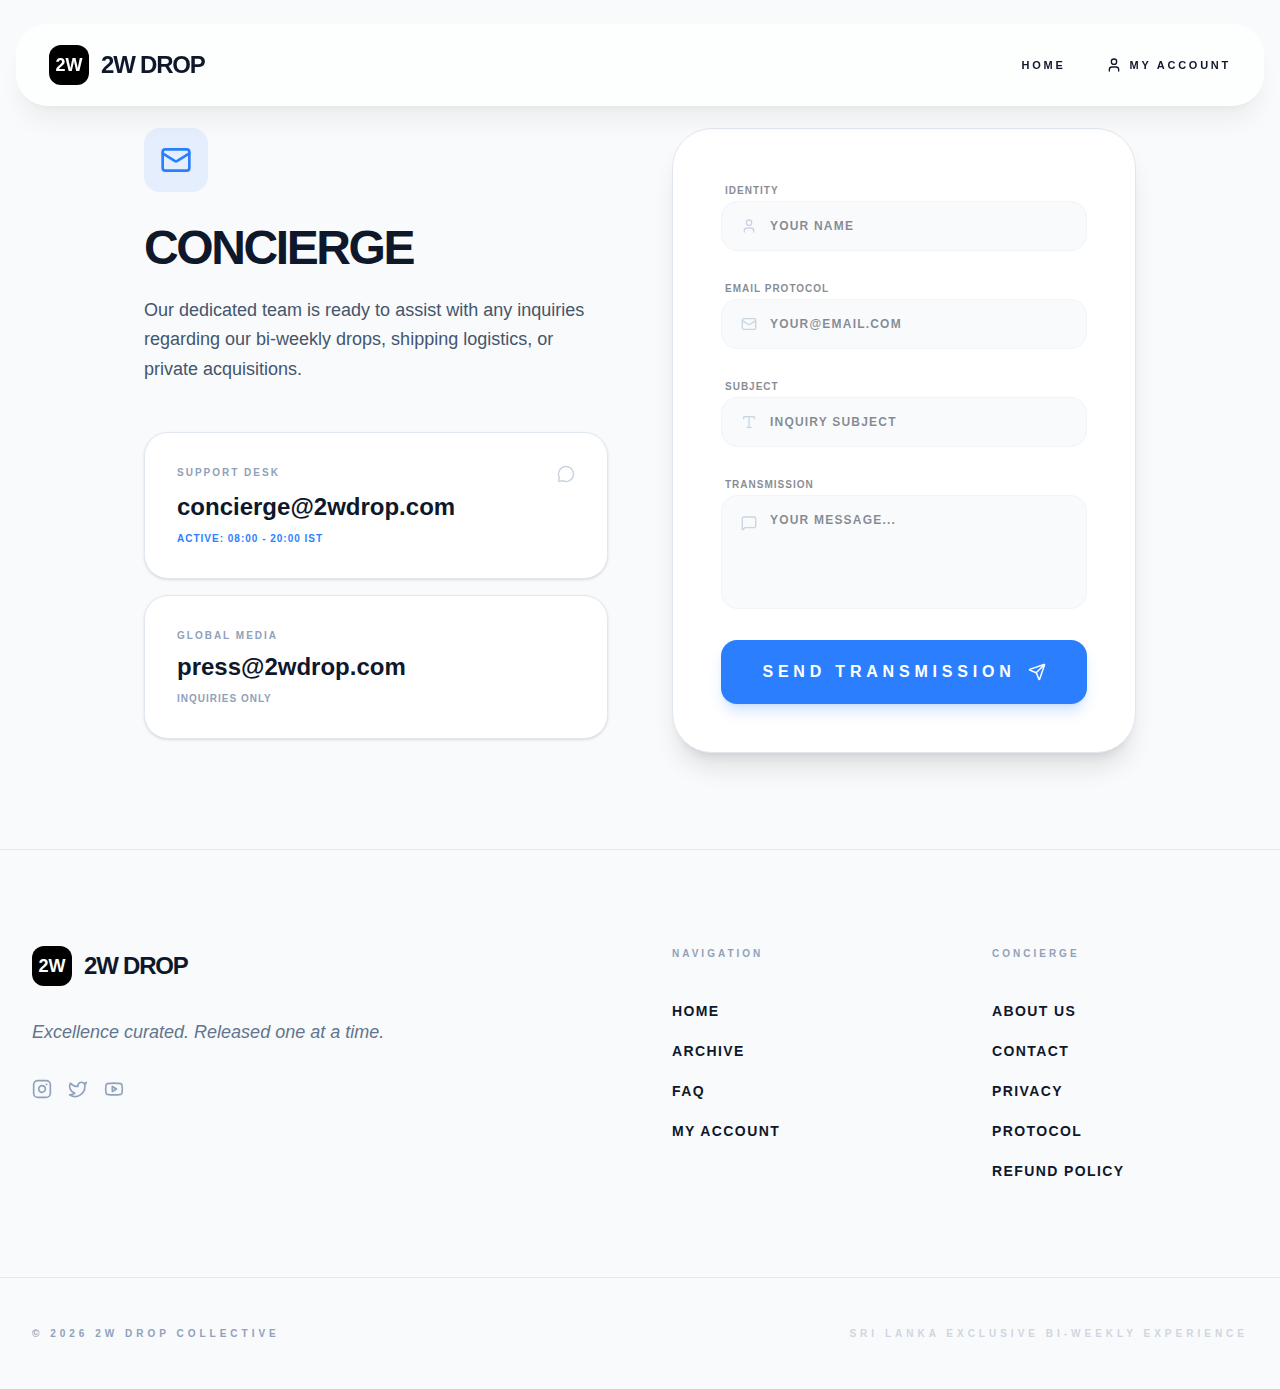
<file: contact.html>
<!DOCTYPE html><!--qdBEA1yzq7BiDU6JjA9Ou--><html lang="en"><head><meta charSet="utf-8"/><meta name="viewport" content="width=device-width, initial-scale=1"/><link rel="stylesheet" href="/_next/static/chunks/158ecab10e0f4da6.css" data-precedence="next"/><link rel="preload" as="script" fetchPriority="low" href="/_next/static/chunks/804393fe99543ecd.js"/><script src="/_next/static/chunks/82abf2d65f5428ae.js" async=""></script><script src="/_next/static/chunks/0ae136bed2d711ed.js" async=""></script><script src="/_next/static/chunks/ad4cf95c856c591c.js" async=""></script><script src="/_next/static/chunks/turbopack-a6655fab81e7b5cc.js" async=""></script><script src="/_next/static/chunks/969d7a677c6cdd3f.js" async=""></script><script src="/_next/static/chunks/ff1a16fafef87110.js" async=""></script><script src="/_next/static/chunks/d2be314c3ece3fbe.js" async=""></script><script src="/_next/static/chunks/f03e3366d237f52f.js" async=""></script><title>Create Next App</title><meta name="description" content="Generated by create next app"/><link rel="icon" href="/favicon.ico?favicon.0b3bf435.ico" sizes="256x256" type="image/x-icon"/><script src="/_next/static/chunks/a6dad97d9634a72d.js" noModule=""></script></head><body class="bg-slate-50 text-slate-900 min-h-screen"><div hidden=""><!--$--><!--/$--></div><div class="flex flex-col min-h-screen selection:bg-blue-500 selection:text-white"><nav class="fixed top-0 left-0 right-0 z-50 transition-all duration-300 px-0 md:px-4"><div class="glass mx-auto max-w-7xl md:mt-6 rounded-none md:rounded-[2rem] px-6 md:px-8 py-3 md:py-5 flex items-center justify-between border-b md:border border-slate-200 shadow-xl shadow-black/5"><a class="flex items-center gap-3 group" href="/"><div class="w-8 h-8 md:w-10 md:h-10 bg-black rounded-xl flex items-center justify-center text-white font-black text-base md:text-lg group-hover:scale-110 transition-transform">2W</div><span class="text-xl md:text-2xl font-black tracking-tighter uppercase">2w Drop</span></a><div class="hidden md:flex items-center gap-10 text-[11px] font-black uppercase tracking-[0.25em]"><a class="hover:text-blue-500 transition-colors" href="/">Home</a><a class="flex items-center gap-2 hover:text-blue-500 transition-colors" href="/purchased"><svg xmlns="http://www.w3.org/2000/svg" width="16" height="16" viewBox="0 0 24 24" fill="none" stroke="currentColor" stroke-width="2" stroke-linecap="round" stroke-linejoin="round" class="lucide lucide-user" aria-hidden="true"><path d="M19 21v-2a4 4 0 0 0-4-4H9a4 4 0 0 0-4 4v2"></path><circle cx="12" cy="7" r="4"></circle></svg> My Account</a></div><button class="md:hidden p-2"><svg xmlns="http://www.w3.org/2000/svg" width="24" height="24" viewBox="0 0 24 24" fill="none" stroke="currentColor" stroke-width="2" stroke-linecap="round" stroke-linejoin="round" class="lucide lucide-menu" aria-hidden="true"><path d="M4 5h16"></path><path d="M4 12h16"></path><path d="M4 19h16"></path></svg></button></div></nav><main class="flex-grow"><div class="pt-32 pb-24 px-4 max-w-5xl mx-auto min-h-[90vh]"><div class="grid lg:grid-cols-2 gap-16 items-start"><div class="space-y-12"><header><div class="w-16 h-16 bg-blue-500/10 rounded-2xl flex items-center justify-center mb-8 text-blue-500"><svg xmlns="http://www.w3.org/2000/svg" width="32" height="32" viewBox="0 0 24 24" fill="none" stroke="currentColor" stroke-width="2" stroke-linecap="round" stroke-linejoin="round" class="lucide lucide-mail" aria-hidden="true"><path d="m22 7-8.991 5.727a2 2 0 0 1-2.009 0L2 7"></path><rect x="2" y="4" width="20" height="16" rx="2"></rect></svg></div><h1 class="text-5xl font-black tracking-tighter uppercase mb-6 leading-none">Concierge</h1><p class="text-slate-600 text-lg leading-relaxed">Our dedicated team is ready to assist with any inquiries regarding our bi-weekly drops, shipping logistics, or private acquisitions.</p></header><div class="space-y-4"><div class="group p-8 bg-white rounded-3xl border border-slate-200 text-left hover:border-blue-500/50 transition-all cursor-pointer shadow-sm"><div class="flex justify-between items-start mb-2"><div class="text-[10px] text-slate-400 font-black uppercase tracking-[0.2em]">Support Desk</div><svg xmlns="http://www.w3.org/2000/svg" width="18" height="18" viewBox="0 0 24 24" fill="none" stroke="currentColor" stroke-width="2" stroke-linecap="round" stroke-linejoin="round" class="lucide lucide-message-circle text-slate-300 group-hover:text-blue-500 transition-colors" aria-hidden="true"><path d="M2.992 16.342a2 2 0 0 1 .094 1.167l-1.065 3.29a1 1 0 0 0 1.236 1.168l3.413-.998a2 2 0 0 1 1.099.092 10 10 0 1 0-4.777-4.719"></path></svg></div><div class="text-2xl font-bold truncate">concierge@2wdrop.com</div><div class="text-[10px] font-black text-blue-500 uppercase tracking-widest mt-2">Active: 08:00 - 20:00 IST</div></div><div class="group p-8 bg-white rounded-3xl border border-slate-200 text-left hover:border-blue-500/50 transition-all cursor-pointer shadow-sm"><div class="text-[10px] text-slate-400 font-black uppercase tracking-[0.2em] mb-2">Global Media</div><div class="text-2xl font-bold truncate">press@2wdrop.com</div><div class="text-[10px] font-black text-slate-400 uppercase tracking-widest mt-2">Inquiries only</div></div></div></div><div class="bg-white rounded-[2.5rem] border border-slate-200 p-8 md:p-12 shadow-xl"><form class="space-y-6"><div class="space-y-1.5"><label class="text-[10px] font-black uppercase tracking-widest opacity-50 ml-1">Identity</label><div class="relative"><svg xmlns="http://www.w3.org/2000/svg" width="16" height="16" viewBox="0 0 24 24" fill="none" stroke="currentColor" stroke-width="2" stroke-linecap="round" stroke-linejoin="round" class="lucide lucide-user absolute left-5 top-1/2 -translate-y-1/2 text-slate-300" aria-hidden="true"><path d="M19 21v-2a4 4 0 0 0-4-4H9a4 4 0 0 0-4 4v2"></path><circle cx="12" cy="7" r="4"></circle></svg><input required="" class="w-full bg-slate-50 border border-slate-100 rounded-2xl pl-12 pr-6 py-4 outline-none focus:border-blue-500 transition-colors uppercase font-bold text-xs tracking-widest" placeholder="YOUR NAME" name="name" value=""/></div></div><div class="space-y-1.5"><label class="text-[10px] font-black uppercase tracking-widest opacity-50 ml-1">Email Protocol</label><div class="relative"><svg xmlns="http://www.w3.org/2000/svg" width="16" height="16" viewBox="0 0 24 24" fill="none" stroke="currentColor" stroke-width="2" stroke-linecap="round" stroke-linejoin="round" class="lucide lucide-mail absolute left-5 top-1/2 -translate-y-1/2 text-slate-300" aria-hidden="true"><path d="m22 7-8.991 5.727a2 2 0 0 1-2.009 0L2 7"></path><rect x="2" y="4" width="20" height="16" rx="2"></rect></svg><input required="" type="email" class="w-full bg-slate-50 border border-slate-100 rounded-2xl pl-12 pr-6 py-4 outline-none focus:border-blue-500 transition-colors uppercase font-bold text-xs tracking-widest" placeholder="YOUR@EMAIL.COM" name="email" value=""/></div></div><div class="space-y-1.5"><label class="text-[10px] font-black uppercase tracking-widest opacity-50 ml-1">Subject</label><div class="relative"><svg xmlns="http://www.w3.org/2000/svg" width="16" height="16" viewBox="0 0 24 24" fill="none" stroke="currentColor" stroke-width="2" stroke-linecap="round" stroke-linejoin="round" class="lucide lucide-type absolute left-5 top-1/2 -translate-y-1/2 text-slate-300" aria-hidden="true"><path d="M12 4v16"></path><path d="M4 7V5a1 1 0 0 1 1-1h14a1 1 0 0 1 1 1v2"></path><path d="M9 20h6"></path></svg><input required="" class="w-full bg-slate-50 border border-slate-100 rounded-2xl pl-12 pr-6 py-4 outline-none focus:border-blue-500 transition-colors uppercase font-bold text-xs tracking-widest" placeholder="INQUIRY SUBJECT" name="subject" value=""/></div></div><div class="space-y-1.5"><label class="text-[10px] font-black uppercase tracking-widest opacity-50 ml-1">Transmission</label><div class="relative"><svg xmlns="http://www.w3.org/2000/svg" width="16" height="16" viewBox="0 0 24 24" fill="none" stroke="currentColor" stroke-width="2" stroke-linecap="round" stroke-linejoin="round" class="lucide lucide-message-square absolute left-5 top-5 text-slate-300" aria-hidden="true"><path d="M22 17a2 2 0 0 1-2 2H6.828a2 2 0 0 0-1.414.586l-2.202 2.202A.71.71 0 0 1 2 21.286V5a2 2 0 0 1 2-2h16a2 2 0 0 1 2 2z"></path></svg><textarea required="" name="message" rows="5" class="w-full bg-slate-50 border border-slate-100 rounded-2xl pl-12 pr-6 py-4 outline-none focus:border-blue-500 transition-colors uppercase font-bold text-xs tracking-widest resize-none" placeholder="YOUR MESSAGE..."></textarea></div></div><button class="w-full py-5 bg-blue-500 hover:bg-blue-600 disabled:opacity-50 text-white font-black uppercase tracking-[0.3em] rounded-2xl flex items-center justify-center gap-3 transition-all active:scale-95 shadow-lg shadow-blue-500/20">Send Transmission <svg xmlns="http://www.w3.org/2000/svg" width="18" height="18" viewBox="0 0 24 24" fill="none" stroke="currentColor" stroke-width="2" stroke-linecap="round" stroke-linejoin="round" class="lucide lucide-send" aria-hidden="true"><path d="M14.536 21.686a.5.5 0 0 0 .937-.024l6.5-19a.496.496 0 0 0-.635-.635l-19 6.5a.5.5 0 0 0-.024.937l7.93 3.18a2 2 0 0 1 1.112 1.11z"></path><path d="m21.854 2.147-10.94 10.939"></path></svg></button></form></div></div></div><!--$--><!--/$--></main><footer class="bg-slate-50 pt-24 pb-12 border-t border-slate-200"><div class="max-w-7xl mx-auto px-8 grid md:grid-cols-4 gap-16 mb-24"><div class="col-span-1 md:col-span-2 space-y-8"><a class="flex items-center gap-3" href="/"><div class="w-10 h-10 bg-black rounded-xl flex items-center justify-center text-white font-black text-lg">2W</div><span class="text-2xl font-black tracking-tighter uppercase">2w Drop</span></a><p class="text-slate-500 text-lg leading-relaxed max-w-md italic">Excellence curated. Released one at a time.</p><div class="flex gap-4"><svg xmlns="http://www.w3.org/2000/svg" width="20" height="20" viewBox="0 0 24 24" fill="none" stroke="currentColor" stroke-width="2" stroke-linecap="round" stroke-linejoin="round" class="lucide lucide-instagram text-slate-400 hover:text-blue-500 cursor-pointer transition-colors" aria-hidden="true"><rect width="20" height="20" x="2" y="2" rx="5" ry="5"></rect><path d="M16 11.37A4 4 0 1 1 12.63 8 4 4 0 0 1 16 11.37z"></path><line x1="17.5" x2="17.51" y1="6.5" y2="6.5"></line></svg><svg xmlns="http://www.w3.org/2000/svg" width="20" height="20" viewBox="0 0 24 24" fill="none" stroke="currentColor" stroke-width="2" stroke-linecap="round" stroke-linejoin="round" class="lucide lucide-twitter text-slate-400 hover:text-blue-500 cursor-pointer transition-colors" aria-hidden="true"><path d="M22 4s-.7 2.1-2 3.4c1.6 10-9.4 17.3-18 11.6 2.2.1 4.4-.6 6-2C3 15.5.5 9.6 3 5c2.2 2.6 5.6 4.1 9 4-.9-4.2 4-6.6 7-3.8 1.1 0 3-1.2 3-1.2z"></path></svg><svg xmlns="http://www.w3.org/2000/svg" width="20" height="20" viewBox="0 0 24 24" fill="none" stroke="currentColor" stroke-width="2" stroke-linecap="round" stroke-linejoin="round" class="lucide lucide-youtube text-slate-400 hover:text-blue-500 cursor-pointer transition-colors" aria-hidden="true"><path d="M2.5 17a24.12 24.12 0 0 1 0-10 2 2 0 0 1 1.4-1.4 49.56 49.56 0 0 1 16.2 0A2 2 0 0 1 21.5 7a24.12 24.12 0 0 1 0 10 2 2 0 0 1-1.4 1.4 49.55 49.55 0 0 1-16.2 0A2 2 0 0 1 2.5 17"></path><path d="m10 15 5-3-5-3z"></path></svg></div></div><div><h4 class="font-black text-[10px] uppercase tracking-[0.3em] mb-10 text-slate-400">Navigation</h4><ul class="space-y-5 text-sm font-bold uppercase tracking-widest"><li><a class="hover:text-blue-500 transition-colors" href="/">Home</a></li><li><a class="hover:text-blue-500 transition-colors" href="/archive">Archive</a></li><li><a class="hover:text-blue-500 transition-colors" href="/faq">FAQ</a></li><li><a class="hover:text-blue-500 transition-colors" href="/purchased">My Account</a></li></ul></div><div><h4 class="font-black text-[10px] uppercase tracking-[0.3em] mb-10 text-slate-400">Concierge</h4><ul class="space-y-5 text-sm font-bold uppercase tracking-widest"><li><a class="hover:text-blue-500 transition-colors" href="/about">About Us</a></li><li><a class="hover:text-blue-500 transition-colors" href="/contact">Contact</a></li><li><a class="hover:text-blue-500 transition-colors" href="/privacy">Privacy</a></li><li><a class="hover:text-blue-500 transition-colors" href="/terms">Protocol</a></li><li><a class="hover:text-blue-500 transition-colors" href="/refund">Refund Policy</a></li></ul></div></div><div class="max-w-7xl mx-auto px-8 flex flex-col md:flex-row justify-between items-center border-t border-slate-200 pt-12 text-slate-400 text-[10px] font-black uppercase tracking-[0.4em]"><span>© <!-- -->2026<!-- --> 2w Drop Collective</span><span class="mt-4 md:mt-0 opacity-40">Sri Lanka Exclusive Bi-Weekly Experience</span></div></footer></div><script src="/_next/static/chunks/804393fe99543ecd.js" id="_R_" async=""></script><script>(self.__next_f=self.__next_f||[]).push([0])</script><script>self.__next_f.push([1,"1:\"$Sreact.fragment\"\n2:I[62008,[\"/_next/static/chunks/969d7a677c6cdd3f.js\"],\"StoreProvider\"]\n3:I[70119,[\"/_next/static/chunks/969d7a677c6cdd3f.js\"],\"Header\"]\n4:I[39756,[\"/_next/static/chunks/ff1a16fafef87110.js\",\"/_next/static/chunks/d2be314c3ece3fbe.js\"],\"default\"]\n5:I[37457,[\"/_next/static/chunks/ff1a16fafef87110.js\",\"/_next/static/chunks/d2be314c3ece3fbe.js\"],\"default\"]\n6:I[22016,[\"/_next/static/chunks/969d7a677c6cdd3f.js\"],\"\"]\ne:I[68027,[],\"default\"]\n:HL[\"/_next/static/chunks/158ecab10e0f4da6.css\",\"style\"]\n"])</script><script>self.__next_f.push([1,"0:{\"P\":null,\"b\":\"qdBEA1yzq7BiDU6JjA9Ou\",\"c\":[\"\",\"contact\"],\"q\":\"\",\"i\":false,\"f\":[[[\"\",{\"children\":[\"contact\",{\"children\":[\"__PAGE__\",{}]}]},\"$undefined\",\"$undefined\",true],[[\"$\",\"$1\",\"c\",{\"children\":[[[\"$\",\"link\",\"0\",{\"rel\":\"stylesheet\",\"href\":\"/_next/static/chunks/158ecab10e0f4da6.css\",\"precedence\":\"next\",\"crossOrigin\":\"$undefined\",\"nonce\":\"$undefined\"}],[\"$\",\"script\",\"script-0\",{\"src\":\"/_next/static/chunks/969d7a677c6cdd3f.js\",\"async\":true,\"nonce\":\"$undefined\"}]],[\"$\",\"html\",null,{\"lang\":\"en\",\"children\":[\"$\",\"body\",null,{\"className\":\"bg-slate-50 text-slate-900 min-h-screen\",\"children\":[\"$\",\"$L2\",null,{\"children\":[\"$\",\"div\",null,{\"className\":\"flex flex-col min-h-screen selection:bg-blue-500 selection:text-white\",\"children\":[[\"$\",\"$L3\",null,{}],[\"$\",\"main\",null,{\"className\":\"flex-grow\",\"children\":[\"$\",\"$L4\",null,{\"parallelRouterKey\":\"children\",\"error\":\"$undefined\",\"errorStyles\":\"$undefined\",\"errorScripts\":\"$undefined\",\"template\":[\"$\",\"$L5\",null,{}],\"templateStyles\":\"$undefined\",\"templateScripts\":\"$undefined\",\"notFound\":[[[\"$\",\"title\",null,{\"children\":\"404: This page could not be found.\"}],[\"$\",\"div\",null,{\"style\":{\"fontFamily\":\"system-ui,\\\"Segoe UI\\\",Roboto,Helvetica,Arial,sans-serif,\\\"Apple Color Emoji\\\",\\\"Segoe UI Emoji\\\"\",\"height\":\"100vh\",\"textAlign\":\"center\",\"display\":\"flex\",\"flexDirection\":\"column\",\"alignItems\":\"center\",\"justifyContent\":\"center\"},\"children\":[\"$\",\"div\",null,{\"children\":[[\"$\",\"style\",null,{\"dangerouslySetInnerHTML\":{\"__html\":\"body{color:#000;background:#fff;margin:0}.next-error-h1{border-right:1px solid rgba(0,0,0,.3)}@media (prefers-color-scheme:dark){body{color:#fff;background:#000}.next-error-h1{border-right:1px solid rgba(255,255,255,.3)}}\"}}],[\"$\",\"h1\",null,{\"className\":\"next-error-h1\",\"style\":{\"display\":\"inline-block\",\"margin\":\"0 20px 0 0\",\"padding\":\"0 23px 0 0\",\"fontSize\":24,\"fontWeight\":500,\"verticalAlign\":\"top\",\"lineHeight\":\"49px\"},\"children\":404}],[\"$\",\"div\",null,{\"style\":{\"display\":\"inline-block\"},\"children\":[\"$\",\"h2\",null,{\"style\":{\"fontSize\":14,\"fontWeight\":400,\"lineHeight\":\"49px\",\"margin\":0},\"children\":\"This page could not be found.\"}]}]]}]}]],[]],\"forbidden\":\"$undefined\",\"unauthorized\":\"$undefined\"}]}],[\"$\",\"footer\",null,{\"className\":\"bg-slate-50 pt-24 pb-12 border-t border-slate-200\",\"children\":[[\"$\",\"div\",null,{\"className\":\"max-w-7xl mx-auto px-8 grid md:grid-cols-4 gap-16 mb-24\",\"children\":[[\"$\",\"div\",null,{\"className\":\"col-span-1 md:col-span-2 space-y-8\",\"children\":[[\"$\",\"$L6\",null,{\"href\":\"/\",\"className\":\"flex items-center gap-3\",\"children\":[[\"$\",\"div\",null,{\"className\":\"w-10 h-10 bg-black rounded-xl flex items-center justify-center text-white font-black text-lg\",\"children\":\"2W\"}],[\"$\",\"span\",null,{\"className\":\"text-2xl font-black tracking-tighter uppercase\",\"children\":\"2w Drop\"}]]}],[\"$\",\"p\",null,{\"className\":\"text-slate-500 text-lg leading-relaxed max-w-md italic\",\"children\":\"Excellence curated. Released one at a time.\"}],[\"$\",\"div\",null,{\"className\":\"flex gap-4\",\"children\":[[\"$\",\"svg\",null,{\"ref\":\"$undefined\",\"xmlns\":\"http://www.w3.org/2000/svg\",\"width\":20,\"height\":20,\"viewBox\":\"0 0 24 24\",\"fill\":\"none\",\"stroke\":\"currentColor\",\"strokeWidth\":2,\"strokeLinecap\":\"round\",\"strokeLinejoin\":\"round\",\"className\":\"lucide lucide-instagram text-slate-400 hover:text-blue-500 cursor-pointer transition-colors\",\"aria-hidden\":\"true\",\"children\":[[\"$\",\"rect\",\"2e1cvw\",{\"width\":\"20\",\"height\":\"20\",\"x\":\"2\",\"y\":\"2\",\"rx\":\"5\",\"ry\":\"5\"}],[\"$\",\"path\",\"9exkf1\",{\"d\":\"M16 11.37A4 4 0 1 1 12.63 8 4 4 0 0 1 16 11.37z\"}],[\"$\",\"line\",\"r4j83e\",{\"x1\":\"17.5\",\"x2\":\"17.51\",\"y1\":\"6.5\",\"y2\":\"6.5\"}],\"$undefined\"]}],[\"$\",\"svg\",null,{\"ref\":\"$undefined\",\"xmlns\":\"http://www.w3.org/2000/svg\",\"width\":20,\"height\":20,\"viewBox\":\"0 0 24 24\",\"fill\":\"none\",\"stroke\":\"currentColor\",\"strokeWidth\":2,\"strokeLinecap\":\"round\",\"strokeLinejoin\":\"round\",\"className\":\"lucide lucide-twitter text-slate-400 hover:text-blue-500 cursor-pointer transition-colors\",\"aria-hidden\":\"true\",\"children\":[[\"$\",\"path\",\"pff0z6\",{\"d\":\"M22 4s-.7 2.1-2 3.4c1.6 10-9.4 17.3-18 11.6 2.2.1 4.4-.6 6-2C3 15.5.5 9.6 3 5c2.2 2.6 5.6 4.1 9 4-.9-4.2 4-6.6 7-3.8 1.1 0 3-1.2 3-1.2z\"}],\"$undefined\"]}],[\"$\",\"svg\",null,{\"ref\":\"$undefined\",\"xmlns\":\"http://www.w3.org/2000/svg\",\"width\":20,\"height\":20,\"viewBox\":\"0 0 24 24\",\"fill\":\"none\",\"stroke\":\"currentColor\",\"strokeWidth\":2,\"strokeLinecap\":\"round\",\"strokeLinejoin\":\"round\",\"className\":\"lucide lucide-youtube text-slate-400 hover:text-blue-500 cursor-pointer transition-colors\",\"aria-hidden\":\"true\",\"children\":[[\"$\",\"path\",\"1q2vi4\",{\"d\":\"M2.5 17a24.12 24.12 0 0 1 0-10 2 2 0 0 1 1.4-1.4 49.56 49.56 0 0 1 16.2 0A2 2 0 0 1 21.5 7a24.12 24.12 0 0 1 0 10 2 2 0 0 1-1.4 1.4 49.55 49.55 0 0 1-16.2 0A2 2 0 0 1 2.5 17\"}],\"$L7\",\"$undefined\"]}]]}]]}],\"$L8\",\"$L9\"]}],\"$La\"]}]]}]}]}]}]]}],{\"children\":[\"$Lb\",{\"children\":[\"$Lc\",{},null,false,false]},null,false,false]},null,false,false],\"$Ld\",false]],\"m\":\"$undefined\",\"G\":[\"$e\",[]],\"S\":true}\n"])</script><script>self.__next_f.push([1,"f:I[47257,[\"/_next/static/chunks/ff1a16fafef87110.js\",\"/_next/static/chunks/d2be314c3ece3fbe.js\"],\"ClientPageRoot\"]\n10:I[69139,[\"/_next/static/chunks/969d7a677c6cdd3f.js\",\"/_next/static/chunks/f03e3366d237f52f.js\"],\"default\"]\n13:I[97367,[\"/_next/static/chunks/ff1a16fafef87110.js\",\"/_next/static/chunks/d2be314c3ece3fbe.js\"],\"OutletBoundary\"]\n14:\"$Sreact.suspense\"\n16:I[97367,[\"/_next/static/chunks/ff1a16fafef87110.js\",\"/_next/static/chunks/d2be314c3ece3fbe.js\"],\"ViewportBoundary\"]\n18:I[97367,[\"/_next/static/chunks/ff1a16fafef87110.js\",\"/_next/static/chunks/d2be314c3ece3fbe.js\"],\"MetadataBoundary\"]\n7:[\"$\",\"path\",\"1jp15x\",{\"d\":\"m10 15 5-3-5-3z\"}]\n8:[\"$\",\"div\",null,{\"children\":[[\"$\",\"h4\",null,{\"className\":\"font-black text-[10px] uppercase tracking-[0.3em] mb-10 text-slate-400\",\"children\":\"Navigation\"}],[\"$\",\"ul\",null,{\"className\":\"space-y-5 text-sm font-bold uppercase tracking-widest\",\"children\":[[\"$\",\"li\",null,{\"children\":[\"$\",\"$L6\",null,{\"href\":\"/\",\"className\":\"hover:text-blue-500 transition-colors\",\"children\":\"Home\"}]}],[\"$\",\"li\",null,{\"children\":[\"$\",\"$L6\",null,{\"href\":\"/archive\",\"className\":\"hover:text-blue-500 transition-colors\",\"children\":\"Archive\"}]}],[\"$\",\"li\",null,{\"children\":[\"$\",\"$L6\",null,{\"href\":\"/faq\",\"className\":\"hover:text-blue-500 transition-colors\",\"children\":\"FAQ\"}]}],[\"$\",\"li\",null,{\"children\":[\"$\",\"$L6\",null,{\"href\":\"/purchased\",\"className\":\"hover:text-blue-500 transition-colors\",\"children\":\"My Account\"}]}]]}]]}]\n9:[\"$\",\"div\",null,{\"children\":[[\"$\",\"h4\",null,{\"className\":\"font-black text-[10px] uppercase tracking-[0.3em] mb-10 text-slate-400\",\"children\":\"Concierge\"}],[\"$\",\"ul\",null,{\"className\":\"space-y-5 text-sm font-bold uppercase tracking-widest\",\"children\":[[\"$\",\"li\",null,{\"children\":[\"$\",\"$L6\",null,{\"href\":\"/about\",\"className\":\"hover:text-blue-500 transition-colors\",\"children\":\"About Us\"}]}],[\"$\",\"li\",null,{\"children\":[\"$\",\"$L6\",null,{\"href\":\"/contact\",\"className\":\"hover:text-blue-500 transition-colors\",\"children\":\"Contact\"}]}],[\"$\",\"li\",null,{\"children\":[\"$\",\"$L6\",null,{\"href\":\"/privacy\",\"className\":\"hover:text-blue-500 transition-colors\",\"children\":\"Privacy\"}]}],[\"$\",\"li\",null,{\"children\":[\"$\",\"$L6\",null,{\"href\":\"/terms\",\"className\":\"hover:text-blue-500 transition-colors\",\"children\":\"Protocol\"}]}],[\"$\",\"li\",null,{\"children\":[\"$\",\"$L6\",null,{\"href\":\"/refund\",\"className\":\"hover:text-blue-500 transition-colors\",\"children\":\"Refund Policy\"}]}]]}]]}]\na:[\"$\",\"div\",null,{\"className\":\"max-w-7xl mx-auto px-8 flex flex-col md:flex-row justify-between items-center border-t border-slate-200 pt-12 text-slate-400 text-[10px] font-black uppercase tracking-[0.4em]\",\"children\":[[\"$\",\"span\",null,{\"children\":[\"© \",2026,\" 2w Drop Collective\"]}],[\"$\",\"span\",null,{\"className\":\"mt-4 md:mt-0 opacity-40\",\"children\":\"Sri Lanka Exclusive Bi-Weekly Experience\"}]]}]\nb:[\"$\",\"$1\",\"c\",{\"children\":[null,[\"$\",\"$L4\",null,{\"parallelRouterKey\":\"children\",\"error\":\"$undefined\",\"errorStyles\":\"$undefined\",\"errorScripts\":\"$undefined\",\"template\":[\"$\",\"$L5\",null,{}],\"templateStyles\":\"$undefined\",\"templateScripts\":\"$undefined\",\"notFound\":\"$undefined\",\"forbidden\":\"$undefined\",\"unauthorized\":\"$undefined\"}]]}]\nc:[\"$\",\"$1\",\"c\",{\"children\":[[\"$\",\"$Lf\",null,{\"Component\":\"$10\",\"serverProvidedParams\":{\"searchParams\":{},\"params\":{},\"promises\":[\"$@11\",\"$@12\"]}}],[[\"$\",\"script\",\"script-0\",{\"src\":\"/_next/static/chunks/f03e3366d237f52f.js\",\"async\":true,\"nonce\":\"$undefined\"}]],[\"$\",\"$L13\",null,{\"children\":[\"$\",\"$14\",null,{\"name\":\"Next.MetadataOutlet\",\"children\":\"$@15\"}]}]]}]\nd:[\"$\",\"$1\",\"h\",{\"children\":[null,[\"$\",\"$L16\",null,{\"children\":\"$L17\"}],[\"$\",\"div\",null,{\"hidden\":true,\"children\":[\"$\",\"$L18\",null,{\"children\":[\"$\",\"$14\",null,{\"name\":\"Next.Metadata\",\"children\":\"$L19\"}]}]}],null]}]\n"])</script><script>self.__next_f.push([1,"11:{}\n12:\"$c:props:children:0:props:serverProvidedParams:params\"\n"])</script><script>self.__next_f.push([1,"17:[[\"$\",\"meta\",\"0\",{\"charSet\":\"utf-8\"}],[\"$\",\"meta\",\"1\",{\"name\":\"viewport\",\"content\":\"width=device-width, initial-scale=1\"}]]\n"])</script><script>self.__next_f.push([1,"1a:I[27201,[\"/_next/static/chunks/ff1a16fafef87110.js\",\"/_next/static/chunks/d2be314c3ece3fbe.js\"],\"IconMark\"]\n15:null\n19:[[\"$\",\"title\",\"0\",{\"children\":\"Create Next App\"}],[\"$\",\"meta\",\"1\",{\"name\":\"description\",\"content\":\"Generated by create next app\"}],[\"$\",\"link\",\"2\",{\"rel\":\"icon\",\"href\":\"/favicon.ico?favicon.0b3bf435.ico\",\"sizes\":\"256x256\",\"type\":\"image/x-icon\"}],[\"$\",\"$L1a\",\"3\",{}]]\n"])</script></body></html>
</file>
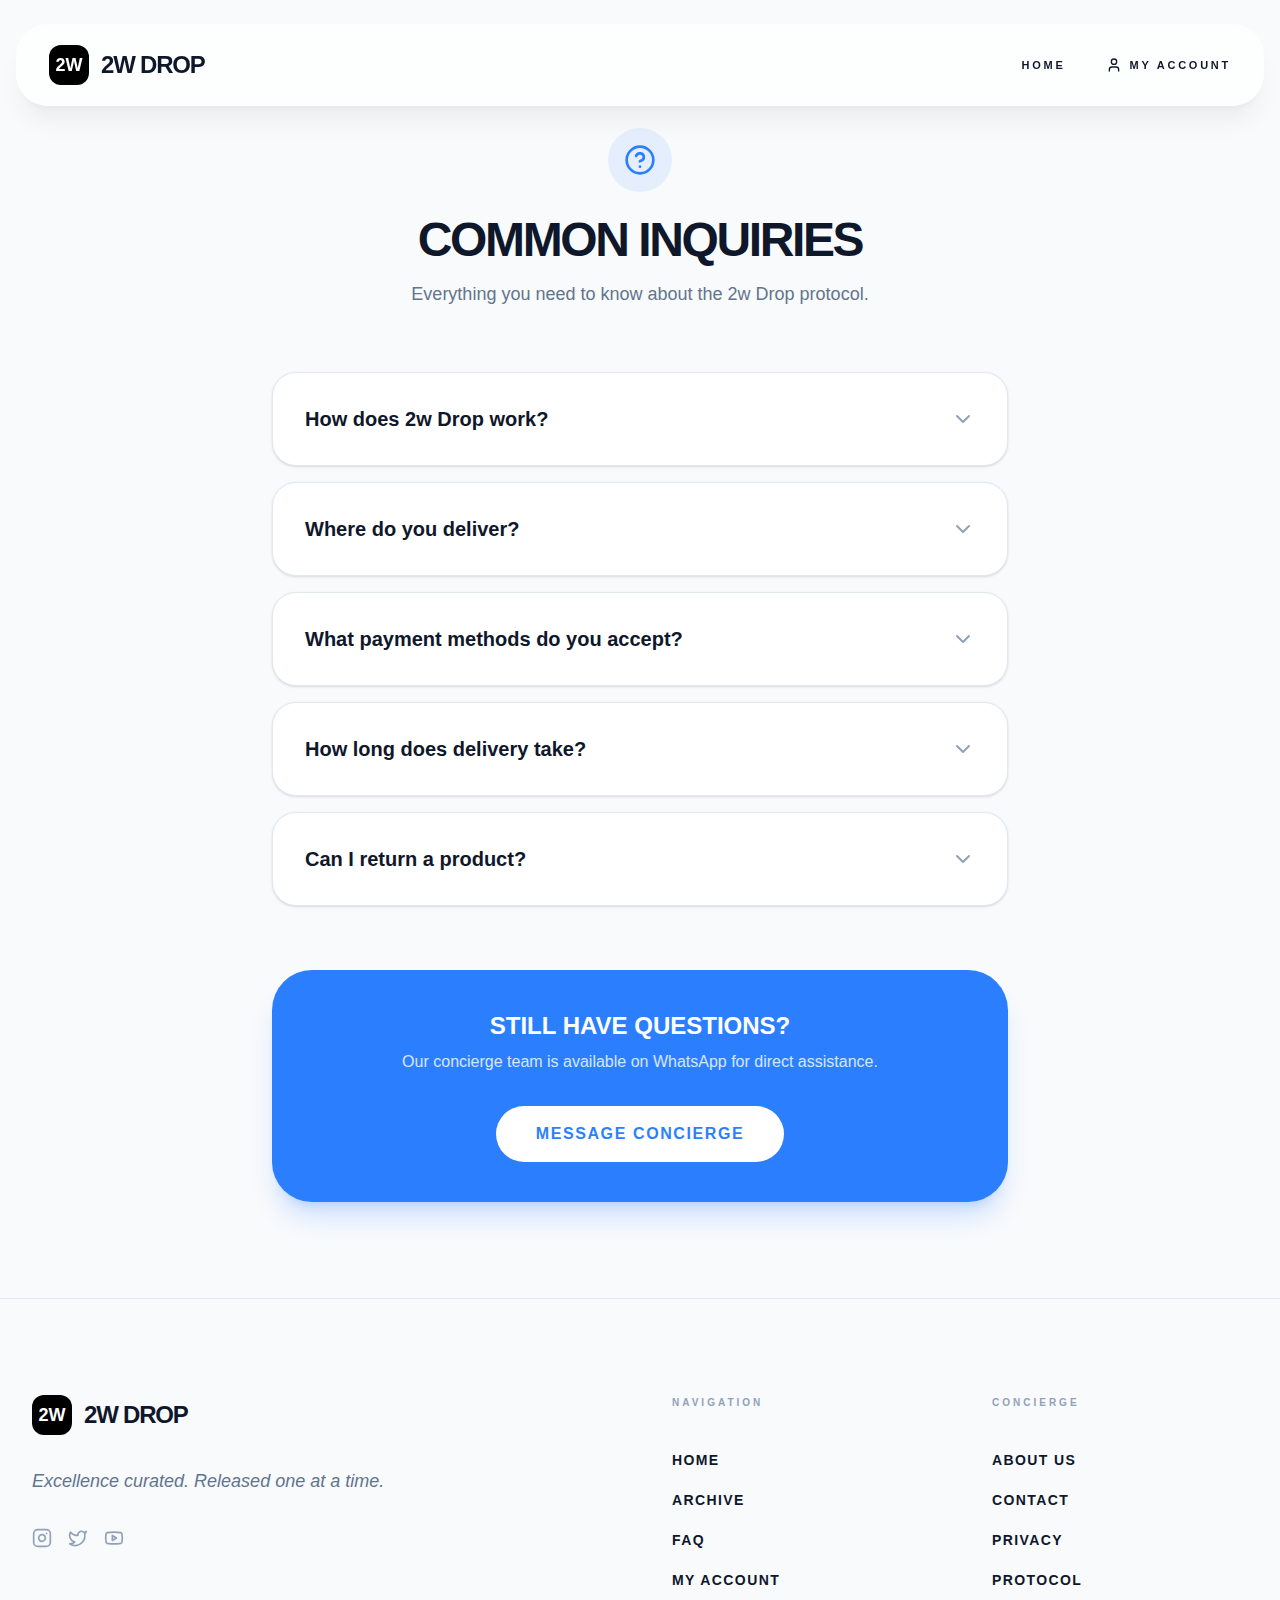
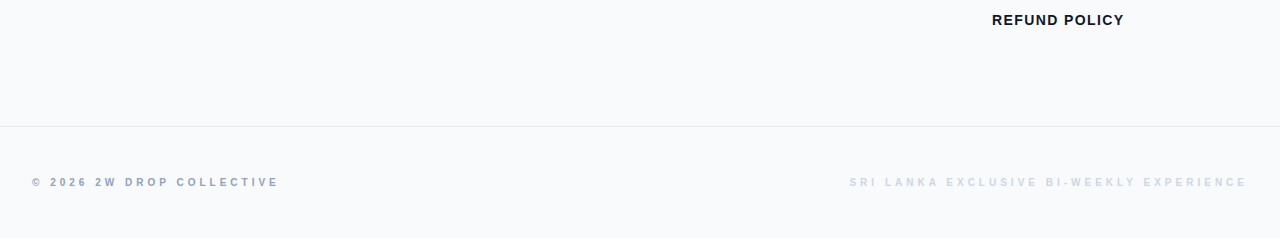
<file: faq.html>
<!DOCTYPE html><!--qdBEA1yzq7BiDU6JjA9Ou--><html lang="en"><head><meta charSet="utf-8"/><meta name="viewport" content="width=device-width, initial-scale=1"/><link rel="stylesheet" href="/_next/static/chunks/158ecab10e0f4da6.css" data-precedence="next"/><link rel="preload" as="script" fetchPriority="low" href="/_next/static/chunks/804393fe99543ecd.js"/><script src="/_next/static/chunks/82abf2d65f5428ae.js" async=""></script><script src="/_next/static/chunks/0ae136bed2d711ed.js" async=""></script><script src="/_next/static/chunks/ad4cf95c856c591c.js" async=""></script><script src="/_next/static/chunks/turbopack-a6655fab81e7b5cc.js" async=""></script><script src="/_next/static/chunks/969d7a677c6cdd3f.js" async=""></script><script src="/_next/static/chunks/ff1a16fafef87110.js" async=""></script><script src="/_next/static/chunks/d2be314c3ece3fbe.js" async=""></script><title>Create Next App</title><meta name="description" content="Generated by create next app"/><link rel="icon" href="/favicon.ico?favicon.0b3bf435.ico" sizes="256x256" type="image/x-icon"/><script src="/_next/static/chunks/a6dad97d9634a72d.js" noModule=""></script></head><body class="bg-slate-50 text-slate-900 min-h-screen"><div hidden=""><!--$--><!--/$--></div><div class="flex flex-col min-h-screen selection:bg-blue-500 selection:text-white"><nav class="fixed top-0 left-0 right-0 z-50 transition-all duration-300 px-0 md:px-4"><div class="glass mx-auto max-w-7xl md:mt-6 rounded-none md:rounded-[2rem] px-6 md:px-8 py-3 md:py-5 flex items-center justify-between border-b md:border border-slate-200 shadow-xl shadow-black/5"><a class="flex items-center gap-3 group" href="/"><div class="w-8 h-8 md:w-10 md:h-10 bg-black rounded-xl flex items-center justify-center text-white font-black text-base md:text-lg group-hover:scale-110 transition-transform">2W</div><span class="text-xl md:text-2xl font-black tracking-tighter uppercase">2w Drop</span></a><div class="hidden md:flex items-center gap-10 text-[11px] font-black uppercase tracking-[0.25em]"><a class="hover:text-blue-500 transition-colors" href="/">Home</a><a class="flex items-center gap-2 hover:text-blue-500 transition-colors" href="/purchased"><svg xmlns="http://www.w3.org/2000/svg" width="16" height="16" viewBox="0 0 24 24" fill="none" stroke="currentColor" stroke-width="2" stroke-linecap="round" stroke-linejoin="round" class="lucide lucide-user" aria-hidden="true"><path d="M19 21v-2a4 4 0 0 0-4-4H9a4 4 0 0 0-4 4v2"></path><circle cx="12" cy="7" r="4"></circle></svg> My Account</a></div><button class="md:hidden p-2"><svg xmlns="http://www.w3.org/2000/svg" width="24" height="24" viewBox="0 0 24 24" fill="none" stroke="currentColor" stroke-width="2" stroke-linecap="round" stroke-linejoin="round" class="lucide lucide-menu" aria-hidden="true"><path d="M4 5h16"></path><path d="M4 12h16"></path><path d="M4 19h16"></path></svg></button></div></nav><main class="flex-grow"><div class="pt-32 pb-24 px-4 max-w-3xl mx-auto min-h-[70vh]"><div class="text-center mb-16"><div class="w-16 h-16 bg-blue-500/10 rounded-full flex items-center justify-center mx-auto mb-6 text-blue-500"><svg xmlns="http://www.w3.org/2000/svg" width="32" height="32" viewBox="0 0 24 24" fill="none" stroke="currentColor" stroke-width="2" stroke-linecap="round" stroke-linejoin="round" class="lucide lucide-circle-question-mark" aria-hidden="true"><circle cx="12" cy="12" r="10"></circle><path d="M9.09 9a3 3 0 0 1 5.83 1c0 2-3 3-3 3"></path><path d="M12 17h.01"></path></svg></div><h1 class="text-5xl font-black tracking-tighter uppercase mb-4">Common Inquiries</h1><p class="text-slate-500 text-lg">Everything you need to know about the 2w Drop protocol.</p></div><div class="space-y-4"><details class="group bg-white border border-slate-200 rounded-3xl overflow-hidden shadow-sm"><summary class="flex items-center justify-between p-8 cursor-pointer list-none"><h3 class="text-xl font-bold pr-8">How does 2w Drop work?</h3><svg xmlns="http://www.w3.org/2000/svg" width="24" height="24" viewBox="0 0 24 24" fill="none" stroke="currentColor" stroke-width="2" stroke-linecap="round" stroke-linejoin="round" class="lucide lucide-chevron-down text-slate-400 group-open:rotate-180 transition-transform duration-300" aria-hidden="true"><path d="m6 9 6 6 6-6"></path></svg></summary><div class="px-8 pb-8 text-slate-600 leading-relaxed">We release exactly one premium product every two weeks. You have a 14-day window to secure the item before it enters our vault forever.</div></details><details class="group bg-white border border-slate-200 rounded-3xl overflow-hidden shadow-sm"><summary class="flex items-center justify-between p-8 cursor-pointer list-none"><h3 class="text-xl font-bold pr-8">Where do you deliver?</h3><svg xmlns="http://www.w3.org/2000/svg" width="24" height="24" viewBox="0 0 24 24" fill="none" stroke="currentColor" stroke-width="2" stroke-linecap="round" stroke-linejoin="round" class="lucide lucide-chevron-down text-slate-400 group-open:rotate-180 transition-transform duration-300" aria-hidden="true"><path d="m6 9 6 6 6-6"></path></svg></summary><div class="px-8 pb-8 text-slate-600 leading-relaxed">Currently, we exclusively deliver within Sri Lanka. We offer island-wide shipping to all 25 districts.</div></details><details class="group bg-white border border-slate-200 rounded-3xl overflow-hidden shadow-sm"><summary class="flex items-center justify-between p-8 cursor-pointer list-none"><h3 class="text-xl font-bold pr-8">What payment methods do you accept?</h3><svg xmlns="http://www.w3.org/2000/svg" width="24" height="24" viewBox="0 0 24 24" fill="none" stroke="currentColor" stroke-width="2" stroke-linecap="round" stroke-linejoin="round" class="lucide lucide-chevron-down text-slate-400 group-open:rotate-180 transition-transform duration-300" aria-hidden="true"><path d="m6 9 6 6 6-6"></path></svg></summary><div class="px-8 pb-8 text-slate-600 leading-relaxed">To ensure a smooth and trusted experience for our local customers, we strictly accept Cash on Delivery (COD). You pay only when you have the product in your hands.</div></details><details class="group bg-white border border-slate-200 rounded-3xl overflow-hidden shadow-sm"><summary class="flex items-center justify-between p-8 cursor-pointer list-none"><h3 class="text-xl font-bold pr-8">How long does delivery take?</h3><svg xmlns="http://www.w3.org/2000/svg" width="24" height="24" viewBox="0 0 24 24" fill="none" stroke="currentColor" stroke-width="2" stroke-linecap="round" stroke-linejoin="round" class="lucide lucide-chevron-down text-slate-400 group-open:rotate-180 transition-transform duration-300" aria-hidden="true"><path d="m6 9 6 6 6-6"></path></svg></summary><div class="px-8 pb-8 text-slate-600 leading-relaxed">Standard delivery within Colombo takes 24-48 hours. For outstation areas, please allow 3-5 business days.</div></details><details class="group bg-white border border-slate-200 rounded-3xl overflow-hidden shadow-sm"><summary class="flex items-center justify-between p-8 cursor-pointer list-none"><h3 class="text-xl font-bold pr-8">Can I return a product?</h3><svg xmlns="http://www.w3.org/2000/svg" width="24" height="24" viewBox="0 0 24 24" fill="none" stroke="currentColor" stroke-width="2" stroke-linecap="round" stroke-linejoin="round" class="lucide lucide-chevron-down text-slate-400 group-open:rotate-180 transition-transform duration-300" aria-hidden="true"><path d="m6 9 6 6 6-6"></path></svg></summary><div class="px-8 pb-8 text-slate-600 leading-relaxed">Since our drops are highly limited, returns are only accepted for manufacturing defects. Please contact our WhatsApp concierge within 48 hours of delivery if you find any issues.</div></details></div><div class="mt-16 p-10 bg-blue-500 rounded-[2.5rem] text-white text-center shadow-xl shadow-blue-500/20"><h3 class="text-2xl font-black mb-2 uppercase">Still have questions?</h3><p class="opacity-80 mb-8">Our concierge team is available on WhatsApp for direct assistance.</p><a href="https://wa.me/94764173688" class="inline-block px-10 py-4 bg-white text-blue-500 font-black uppercase tracking-widest rounded-full hover:scale-105 transition-transform">Message Concierge</a></div></div><!--$--><!--/$--></main><footer class="bg-slate-50 pt-24 pb-12 border-t border-slate-200"><div class="max-w-7xl mx-auto px-8 grid md:grid-cols-4 gap-16 mb-24"><div class="col-span-1 md:col-span-2 space-y-8"><a class="flex items-center gap-3" href="/"><div class="w-10 h-10 bg-black rounded-xl flex items-center justify-center text-white font-black text-lg">2W</div><span class="text-2xl font-black tracking-tighter uppercase">2w Drop</span></a><p class="text-slate-500 text-lg leading-relaxed max-w-md italic">Excellence curated. Released one at a time.</p><div class="flex gap-4"><svg xmlns="http://www.w3.org/2000/svg" width="20" height="20" viewBox="0 0 24 24" fill="none" stroke="currentColor" stroke-width="2" stroke-linecap="round" stroke-linejoin="round" class="lucide lucide-instagram text-slate-400 hover:text-blue-500 cursor-pointer transition-colors" aria-hidden="true"><rect width="20" height="20" x="2" y="2" rx="5" ry="5"></rect><path d="M16 11.37A4 4 0 1 1 12.63 8 4 4 0 0 1 16 11.37z"></path><line x1="17.5" x2="17.51" y1="6.5" y2="6.5"></line></svg><svg xmlns="http://www.w3.org/2000/svg" width="20" height="20" viewBox="0 0 24 24" fill="none" stroke="currentColor" stroke-width="2" stroke-linecap="round" stroke-linejoin="round" class="lucide lucide-twitter text-slate-400 hover:text-blue-500 cursor-pointer transition-colors" aria-hidden="true"><path d="M22 4s-.7 2.1-2 3.4c1.6 10-9.4 17.3-18 11.6 2.2.1 4.4-.6 6-2C3 15.5.5 9.6 3 5c2.2 2.6 5.6 4.1 9 4-.9-4.2 4-6.6 7-3.8 1.1 0 3-1.2 3-1.2z"></path></svg><svg xmlns="http://www.w3.org/2000/svg" width="20" height="20" viewBox="0 0 24 24" fill="none" stroke="currentColor" stroke-width="2" stroke-linecap="round" stroke-linejoin="round" class="lucide lucide-youtube text-slate-400 hover:text-blue-500 cursor-pointer transition-colors" aria-hidden="true"><path d="M2.5 17a24.12 24.12 0 0 1 0-10 2 2 0 0 1 1.4-1.4 49.56 49.56 0 0 1 16.2 0A2 2 0 0 1 21.5 7a24.12 24.12 0 0 1 0 10 2 2 0 0 1-1.4 1.4 49.55 49.55 0 0 1-16.2 0A2 2 0 0 1 2.5 17"></path><path d="m10 15 5-3-5-3z"></path></svg></div></div><div><h4 class="font-black text-[10px] uppercase tracking-[0.3em] mb-10 text-slate-400">Navigation</h4><ul class="space-y-5 text-sm font-bold uppercase tracking-widest"><li><a class="hover:text-blue-500 transition-colors" href="/">Home</a></li><li><a class="hover:text-blue-500 transition-colors" href="/archive">Archive</a></li><li><a class="hover:text-blue-500 transition-colors" href="/faq">FAQ</a></li><li><a class="hover:text-blue-500 transition-colors" href="/purchased">My Account</a></li></ul></div><div><h4 class="font-black text-[10px] uppercase tracking-[0.3em] mb-10 text-slate-400">Concierge</h4><ul class="space-y-5 text-sm font-bold uppercase tracking-widest"><li><a class="hover:text-blue-500 transition-colors" href="/about">About Us</a></li><li><a class="hover:text-blue-500 transition-colors" href="/contact">Contact</a></li><li><a class="hover:text-blue-500 transition-colors" href="/privacy">Privacy</a></li><li><a class="hover:text-blue-500 transition-colors" href="/terms">Protocol</a></li><li><a class="hover:text-blue-500 transition-colors" href="/refund">Refund Policy</a></li></ul></div></div><div class="max-w-7xl mx-auto px-8 flex flex-col md:flex-row justify-between items-center border-t border-slate-200 pt-12 text-slate-400 text-[10px] font-black uppercase tracking-[0.4em]"><span>© <!-- -->2026<!-- --> 2w Drop Collective</span><span class="mt-4 md:mt-0 opacity-40">Sri Lanka Exclusive Bi-Weekly Experience</span></div></footer></div><script src="/_next/static/chunks/804393fe99543ecd.js" id="_R_" async=""></script><script>(self.__next_f=self.__next_f||[]).push([0])</script><script>self.__next_f.push([1,"1:\"$Sreact.fragment\"\n2:I[62008,[\"/_next/static/chunks/969d7a677c6cdd3f.js\"],\"StoreProvider\"]\n3:I[70119,[\"/_next/static/chunks/969d7a677c6cdd3f.js\"],\"Header\"]\n4:I[39756,[\"/_next/static/chunks/ff1a16fafef87110.js\",\"/_next/static/chunks/d2be314c3ece3fbe.js\"],\"default\"]\n5:I[37457,[\"/_next/static/chunks/ff1a16fafef87110.js\",\"/_next/static/chunks/d2be314c3ece3fbe.js\"],\"default\"]\n6:I[22016,[\"/_next/static/chunks/969d7a677c6cdd3f.js\"],\"\"]\ne:I[68027,[],\"default\"]\n:HL[\"/_next/static/chunks/158ecab10e0f4da6.css\",\"style\"]\n"])</script><script>self.__next_f.push([1,"0:{\"P\":null,\"b\":\"qdBEA1yzq7BiDU6JjA9Ou\",\"c\":[\"\",\"faq\"],\"q\":\"\",\"i\":false,\"f\":[[[\"\",{\"children\":[\"faq\",{\"children\":[\"__PAGE__\",{}]}]},\"$undefined\",\"$undefined\",true],[[\"$\",\"$1\",\"c\",{\"children\":[[[\"$\",\"link\",\"0\",{\"rel\":\"stylesheet\",\"href\":\"/_next/static/chunks/158ecab10e0f4da6.css\",\"precedence\":\"next\",\"crossOrigin\":\"$undefined\",\"nonce\":\"$undefined\"}],[\"$\",\"script\",\"script-0\",{\"src\":\"/_next/static/chunks/969d7a677c6cdd3f.js\",\"async\":true,\"nonce\":\"$undefined\"}]],[\"$\",\"html\",null,{\"lang\":\"en\",\"children\":[\"$\",\"body\",null,{\"className\":\"bg-slate-50 text-slate-900 min-h-screen\",\"children\":[\"$\",\"$L2\",null,{\"children\":[\"$\",\"div\",null,{\"className\":\"flex flex-col min-h-screen selection:bg-blue-500 selection:text-white\",\"children\":[[\"$\",\"$L3\",null,{}],[\"$\",\"main\",null,{\"className\":\"flex-grow\",\"children\":[\"$\",\"$L4\",null,{\"parallelRouterKey\":\"children\",\"error\":\"$undefined\",\"errorStyles\":\"$undefined\",\"errorScripts\":\"$undefined\",\"template\":[\"$\",\"$L5\",null,{}],\"templateStyles\":\"$undefined\",\"templateScripts\":\"$undefined\",\"notFound\":[[[\"$\",\"title\",null,{\"children\":\"404: This page could not be found.\"}],[\"$\",\"div\",null,{\"style\":{\"fontFamily\":\"system-ui,\\\"Segoe UI\\\",Roboto,Helvetica,Arial,sans-serif,\\\"Apple Color Emoji\\\",\\\"Segoe UI Emoji\\\"\",\"height\":\"100vh\",\"textAlign\":\"center\",\"display\":\"flex\",\"flexDirection\":\"column\",\"alignItems\":\"center\",\"justifyContent\":\"center\"},\"children\":[\"$\",\"div\",null,{\"children\":[[\"$\",\"style\",null,{\"dangerouslySetInnerHTML\":{\"__html\":\"body{color:#000;background:#fff;margin:0}.next-error-h1{border-right:1px solid rgba(0,0,0,.3)}@media (prefers-color-scheme:dark){body{color:#fff;background:#000}.next-error-h1{border-right:1px solid rgba(255,255,255,.3)}}\"}}],[\"$\",\"h1\",null,{\"className\":\"next-error-h1\",\"style\":{\"display\":\"inline-block\",\"margin\":\"0 20px 0 0\",\"padding\":\"0 23px 0 0\",\"fontSize\":24,\"fontWeight\":500,\"verticalAlign\":\"top\",\"lineHeight\":\"49px\"},\"children\":404}],[\"$\",\"div\",null,{\"style\":{\"display\":\"inline-block\"},\"children\":[\"$\",\"h2\",null,{\"style\":{\"fontSize\":14,\"fontWeight\":400,\"lineHeight\":\"49px\",\"margin\":0},\"children\":\"This page could not be found.\"}]}]]}]}]],[]],\"forbidden\":\"$undefined\",\"unauthorized\":\"$undefined\"}]}],[\"$\",\"footer\",null,{\"className\":\"bg-slate-50 pt-24 pb-12 border-t border-slate-200\",\"children\":[[\"$\",\"div\",null,{\"className\":\"max-w-7xl mx-auto px-8 grid md:grid-cols-4 gap-16 mb-24\",\"children\":[[\"$\",\"div\",null,{\"className\":\"col-span-1 md:col-span-2 space-y-8\",\"children\":[[\"$\",\"$L6\",null,{\"href\":\"/\",\"className\":\"flex items-center gap-3\",\"children\":[[\"$\",\"div\",null,{\"className\":\"w-10 h-10 bg-black rounded-xl flex items-center justify-center text-white font-black text-lg\",\"children\":\"2W\"}],[\"$\",\"span\",null,{\"className\":\"text-2xl font-black tracking-tighter uppercase\",\"children\":\"2w Drop\"}]]}],[\"$\",\"p\",null,{\"className\":\"text-slate-500 text-lg leading-relaxed max-w-md italic\",\"children\":\"Excellence curated. Released one at a time.\"}],[\"$\",\"div\",null,{\"className\":\"flex gap-4\",\"children\":[[\"$\",\"svg\",null,{\"ref\":\"$undefined\",\"xmlns\":\"http://www.w3.org/2000/svg\",\"width\":20,\"height\":20,\"viewBox\":\"0 0 24 24\",\"fill\":\"none\",\"stroke\":\"currentColor\",\"strokeWidth\":2,\"strokeLinecap\":\"round\",\"strokeLinejoin\":\"round\",\"className\":\"lucide lucide-instagram text-slate-400 hover:text-blue-500 cursor-pointer transition-colors\",\"aria-hidden\":\"true\",\"children\":[[\"$\",\"rect\",\"2e1cvw\",{\"width\":\"20\",\"height\":\"20\",\"x\":\"2\",\"y\":\"2\",\"rx\":\"5\",\"ry\":\"5\"}],[\"$\",\"path\",\"9exkf1\",{\"d\":\"M16 11.37A4 4 0 1 1 12.63 8 4 4 0 0 1 16 11.37z\"}],[\"$\",\"line\",\"r4j83e\",{\"x1\":\"17.5\",\"x2\":\"17.51\",\"y1\":\"6.5\",\"y2\":\"6.5\"}],\"$undefined\"]}],[\"$\",\"svg\",null,{\"ref\":\"$undefined\",\"xmlns\":\"http://www.w3.org/2000/svg\",\"width\":20,\"height\":20,\"viewBox\":\"0 0 24 24\",\"fill\":\"none\",\"stroke\":\"currentColor\",\"strokeWidth\":2,\"strokeLinecap\":\"round\",\"strokeLinejoin\":\"round\",\"className\":\"lucide lucide-twitter text-slate-400 hover:text-blue-500 cursor-pointer transition-colors\",\"aria-hidden\":\"true\",\"children\":[[\"$\",\"path\",\"pff0z6\",{\"d\":\"M22 4s-.7 2.1-2 3.4c1.6 10-9.4 17.3-18 11.6 2.2.1 4.4-.6 6-2C3 15.5.5 9.6 3 5c2.2 2.6 5.6 4.1 9 4-.9-4.2 4-6.6 7-3.8 1.1 0 3-1.2 3-1.2z\"}],\"$undefined\"]}],[\"$\",\"svg\",null,{\"ref\":\"$undefined\",\"xmlns\":\"http://www.w3.org/2000/svg\",\"width\":20,\"height\":20,\"viewBox\":\"0 0 24 24\",\"fill\":\"none\",\"stroke\":\"currentColor\",\"strokeWidth\":2,\"strokeLinecap\":\"round\",\"strokeLinejoin\":\"round\",\"className\":\"lucide lucide-youtube text-slate-400 hover:text-blue-500 cursor-pointer transition-colors\",\"aria-hidden\":\"true\",\"children\":[[\"$\",\"path\",\"1q2vi4\",{\"d\":\"M2.5 17a24.12 24.12 0 0 1 0-10 2 2 0 0 1 1.4-1.4 49.56 49.56 0 0 1 16.2 0A2 2 0 0 1 21.5 7a24.12 24.12 0 0 1 0 10 2 2 0 0 1-1.4 1.4 49.55 49.55 0 0 1-16.2 0A2 2 0 0 1 2.5 17\"}],\"$L7\",\"$undefined\"]}]]}]]}],\"$L8\",\"$L9\"]}],\"$La\"]}]]}]}]}]}]]}],{\"children\":[\"$Lb\",{\"children\":[\"$Lc\",{},null,false,false]},null,false,false]},null,false,false],\"$Ld\",false]],\"m\":\"$undefined\",\"G\":[\"$e\",[]],\"S\":true}\n"])</script><script>self.__next_f.push([1,"14:I[97367,[\"/_next/static/chunks/ff1a16fafef87110.js\",\"/_next/static/chunks/d2be314c3ece3fbe.js\"],\"ViewportBoundary\"]\n16:I[97367,[\"/_next/static/chunks/ff1a16fafef87110.js\",\"/_next/static/chunks/d2be314c3ece3fbe.js\"],\"MetadataBoundary\"]\n17:\"$Sreact.suspense\"\n7:[\"$\",\"path\",\"1jp15x\",{\"d\":\"m10 15 5-3-5-3z\"}]\n8:[\"$\",\"div\",null,{\"children\":[[\"$\",\"h4\",null,{\"className\":\"font-black text-[10px] uppercase tracking-[0.3em] mb-10 text-slate-400\",\"children\":\"Navigation\"}],[\"$\",\"ul\",null,{\"className\":\"space-y-5 text-sm font-bold uppercase tracking-widest\",\"children\":[[\"$\",\"li\",null,{\"children\":[\"$\",\"$L6\",null,{\"href\":\"/\",\"className\":\"hover:text-blue-500 transition-colors\",\"children\":\"Home\"}]}],[\"$\",\"li\",null,{\"children\":[\"$\",\"$L6\",null,{\"href\":\"/archive\",\"className\":\"hover:text-blue-500 transition-colors\",\"children\":\"Archive\"}]}],[\"$\",\"li\",null,{\"children\":[\"$\",\"$L6\",null,{\"href\":\"/faq\",\"className\":\"hover:text-blue-500 transition-colors\",\"children\":\"FAQ\"}]}],[\"$\",\"li\",null,{\"children\":[\"$\",\"$L6\",null,{\"href\":\"/purchased\",\"className\":\"hover:text-blue-500 transition-colors\",\"children\":\"My Account\"}]}]]}]]}]\n9:[\"$\",\"div\",null,{\"children\":[[\"$\",\"h4\",null,{\"className\":\"font-black text-[10px] uppercase tracking-[0.3em] mb-10 text-slate-400\",\"children\":\"Concierge\"}],[\"$\",\"ul\",null,{\"className\":\"space-y-5 text-sm font-bold uppercase tracking-widest\",\"children\":[[\"$\",\"li\",null,{\"children\":[\"$\",\"$L6\",null,{\"href\":\"/about\",\"className\":\"hover:text-blue-500 transition-colors\",\"children\":\"About Us\"}]}],[\"$\",\"li\",null,{\"children\":[\"$\",\"$L6\",null,{\"href\":\"/contact\",\"className\":\"hover:text-blue-500 transition-colors\",\"children\":\"Contact\"}]}],[\"$\",\"li\",null,{\"children\":[\"$\",\"$L6\",null,{\"href\":\"/privacy\",\"className\":\"hover:text-blue-500 transition-colors\",\"children\":\"Privacy\"}]}],[\"$\",\"li\",null,{\"children\":[\"$\",\"$L6\",null,{\"href\":\"/terms\",\"className\":\"hover:text-blue-500 transition-colors\",\"children\":\"Protocol\"}]}],[\"$\",\"li\",null,{\"children\":[\"$\",\"$L6\",null,{\"href\":\"/refund\",\"className\":\"hover:text-blue-500 transition-colors\",\"children\":\"Refund Policy\"}]}]]}]]}]\na:[\"$\",\"div\",null,{\"className\":\"max-w-7xl mx-auto px-8 flex flex-col md:flex-row justify-between items-center border-t border-slate-200 pt-12 text-slate-400 text-[10px] font-black uppercase tracking-[0.4em]\",\"children\":[[\"$\",\"span\",null,{\"children\":[\"© \",2026,\" 2w Drop Collective\"]}],[\"$\",\"span\",null,{\"className\":\"mt-4 md:mt-0 opacity-40\",\"children\":\"Sri Lanka Exclusive Bi-Weekly Experience\"}]]}]\nb:[\"$\",\"$1\",\"c\",{\"children\":[null,[\"$\",\"$L4\",null,{\"parallelRouterKey\":\"children\",\"error\":\"$undefined\",\"errorStyles\":\"$undefined\",\"errorScripts\":\"$undefined\",\"template\":[\"$\",\"$L5\",null,{}],\"templateStyles\":\"$undefined\",\"templateScripts\":\"$undefined\",\"notFound\":\"$undefined\",\"forbidden\":\"$undefined\",\"unauthorized\":\"$undefined\"}]]}]\n"])</script><script>self.__next_f.push([1,"c:[\"$\",\"$1\",\"c\",{\"children\":[[\"$\",\"div\",null,{\"className\":\"pt-32 pb-24 px-4 max-w-3xl mx-auto min-h-[70vh]\",\"children\":[[\"$\",\"div\",null,{\"className\":\"text-center mb-16\",\"children\":[[\"$\",\"div\",null,{\"className\":\"w-16 h-16 bg-blue-500/10 rounded-full flex items-center justify-center mx-auto mb-6 text-blue-500\",\"children\":[\"$\",\"svg\",null,{\"ref\":\"$undefined\",\"xmlns\":\"http://www.w3.org/2000/svg\",\"width\":32,\"height\":32,\"viewBox\":\"0 0 24 24\",\"fill\":\"none\",\"stroke\":\"currentColor\",\"strokeWidth\":2,\"strokeLinecap\":\"round\",\"strokeLinejoin\":\"round\",\"className\":\"lucide lucide-circle-question-mark\",\"aria-hidden\":\"true\",\"children\":[[\"$\",\"circle\",\"1mglay\",{\"cx\":\"12\",\"cy\":\"12\",\"r\":\"10\"}],[\"$\",\"path\",\"1u773s\",{\"d\":\"M9.09 9a3 3 0 0 1 5.83 1c0 2-3 3-3 3\"}],[\"$\",\"path\",\"p32p05\",{\"d\":\"M12 17h.01\"}],\"$undefined\"]}]}],[\"$\",\"h1\",null,{\"className\":\"text-5xl font-black tracking-tighter uppercase mb-4\",\"children\":\"Common Inquiries\"}],[\"$\",\"p\",null,{\"className\":\"text-slate-500 text-lg\",\"children\":\"Everything you need to know about the 2w Drop protocol.\"}]]}],[\"$\",\"div\",null,{\"className\":\"space-y-4\",\"children\":[[\"$\",\"details\",\"0\",{\"className\":\"group bg-white border border-slate-200 rounded-3xl overflow-hidden shadow-sm\",\"children\":[[\"$\",\"summary\",null,{\"className\":\"flex items-center justify-between p-8 cursor-pointer list-none\",\"children\":[[\"$\",\"h3\",null,{\"className\":\"text-xl font-bold pr-8\",\"children\":\"How does 2w Drop work?\"}],[\"$\",\"svg\",null,{\"ref\":\"$undefined\",\"xmlns\":\"http://www.w3.org/2000/svg\",\"width\":24,\"height\":24,\"viewBox\":\"0 0 24 24\",\"fill\":\"none\",\"stroke\":\"currentColor\",\"strokeWidth\":2,\"strokeLinecap\":\"round\",\"strokeLinejoin\":\"round\",\"className\":\"lucide lucide-chevron-down text-slate-400 group-open:rotate-180 transition-transform duration-300\",\"aria-hidden\":\"true\",\"children\":[[\"$\",\"path\",\"qrunsl\",{\"d\":\"m6 9 6 6 6-6\"}],\"$undefined\"]}]]}],[\"$\",\"div\",null,{\"className\":\"px-8 pb-8 text-slate-600 leading-relaxed\",\"children\":\"We release exactly one premium product every two weeks. You have a 14-day window to secure the item before it enters our vault forever.\"}]]}],[\"$\",\"details\",\"1\",{\"className\":\"group bg-white border border-slate-200 rounded-3xl overflow-hidden shadow-sm\",\"children\":[[\"$\",\"summary\",null,{\"className\":\"flex items-center justify-between p-8 cursor-pointer list-none\",\"children\":[[\"$\",\"h3\",null,{\"className\":\"text-xl font-bold pr-8\",\"children\":\"Where do you deliver?\"}],[\"$\",\"svg\",null,{\"ref\":\"$undefined\",\"xmlns\":\"http://www.w3.org/2000/svg\",\"width\":24,\"height\":24,\"viewBox\":\"0 0 24 24\",\"fill\":\"none\",\"stroke\":\"currentColor\",\"strokeWidth\":2,\"strokeLinecap\":\"round\",\"strokeLinejoin\":\"round\",\"className\":\"lucide lucide-chevron-down text-slate-400 group-open:rotate-180 transition-transform duration-300\",\"aria-hidden\":\"true\",\"children\":[[\"$\",\"path\",\"qrunsl\",{\"d\":\"m6 9 6 6 6-6\"}],\"$undefined\"]}]]}],[\"$\",\"div\",null,{\"className\":\"px-8 pb-8 text-slate-600 leading-relaxed\",\"children\":\"Currently, we exclusively deliver within Sri Lanka. We offer island-wide shipping to all 25 districts.\"}]]}],[\"$\",\"details\",\"2\",{\"className\":\"group bg-white border border-slate-200 rounded-3xl overflow-hidden shadow-sm\",\"children\":[[\"$\",\"summary\",null,{\"className\":\"flex items-center justify-between p-8 cursor-pointer list-none\",\"children\":[[\"$\",\"h3\",null,{\"className\":\"text-xl font-bold pr-8\",\"children\":\"What payment methods do you accept?\"}],[\"$\",\"svg\",null,{\"ref\":\"$undefined\",\"xmlns\":\"http://www.w3.org/2000/svg\",\"width\":24,\"height\":24,\"viewBox\":\"0 0 24 24\",\"fill\":\"none\",\"stroke\":\"currentColor\",\"strokeWidth\":2,\"strokeLinecap\":\"round\",\"strokeLinejoin\":\"round\",\"className\":\"lucide lucide-chevron-down text-slate-400 group-open:rotate-180 transition-transform duration-300\",\"aria-hidden\":\"true\",\"children\":[[\"$\",\"path\",\"qrunsl\",{\"d\":\"m6 9 6 6 6-6\"}],\"$undefined\"]}]]}],[\"$\",\"div\",null,{\"className\":\"px-8 pb-8 text-slate-600 leading-relaxed\",\"children\":\"To ensure a smooth and trusted experience for our local customers, we strictly accept Cash on Delivery (COD). You pay only when you have the product in your hands.\"}]]}],[\"$\",\"details\",\"3\",{\"className\":\"group bg-white border border-slate-200 rounded-3xl overflow-hidden shadow-sm\",\"children\":[\"$Lf\",\"$L10\"]}],\"$L11\"]}],\"$L12\"]}],null,\"$L13\"]}]\n"])</script><script>self.__next_f.push([1,"d:[\"$\",\"$1\",\"h\",{\"children\":[null,[\"$\",\"$L14\",null,{\"children\":\"$L15\"}],[\"$\",\"div\",null,{\"hidden\":true,\"children\":[\"$\",\"$L16\",null,{\"children\":[\"$\",\"$17\",null,{\"name\":\"Next.Metadata\",\"children\":\"$L18\"}]}]}],null]}]\n"])</script><script>self.__next_f.push([1,"19:I[97367,[\"/_next/static/chunks/ff1a16fafef87110.js\",\"/_next/static/chunks/d2be314c3ece3fbe.js\"],\"OutletBoundary\"]\nf:[\"$\",\"summary\",null,{\"className\":\"flex items-center justify-between p-8 cursor-pointer list-none\",\"children\":[[\"$\",\"h3\",null,{\"className\":\"text-xl font-bold pr-8\",\"children\":\"How long does delivery take?\"}],[\"$\",\"svg\",null,{\"ref\":\"$undefined\",\"xmlns\":\"http://www.w3.org/2000/svg\",\"width\":24,\"height\":24,\"viewBox\":\"0 0 24 24\",\"fill\":\"none\",\"stroke\":\"currentColor\",\"strokeWidth\":2,\"strokeLinecap\":\"round\",\"strokeLinejoin\":\"round\",\"className\":\"lucide lucide-chevron-down text-slate-400 group-open:rotate-180 transition-transform duration-300\",\"aria-hidden\":\"true\",\"children\":[[\"$\",\"path\",\"qrunsl\",{\"d\":\"m6 9 6 6 6-6\"}],\"$undefined\"]}]]}]\n10:[\"$\",\"div\",null,{\"className\":\"px-8 pb-8 text-slate-600 leading-relaxed\",\"children\":\"Standard delivery within Colombo takes 24-48 hours. For outstation areas, please allow 3-5 business days.\"}]\n11:[\"$\",\"details\",\"4\",{\"className\":\"group bg-white border border-slate-200 rounded-3xl overflow-hidden shadow-sm\",\"children\":[[\"$\",\"summary\",null,{\"className\":\"flex items-center justify-between p-8 cursor-pointer list-none\",\"children\":[[\"$\",\"h3\",null,{\"className\":\"text-xl font-bold pr-8\",\"children\":\"Can I return a product?\"}],[\"$\",\"svg\",null,{\"ref\":\"$undefined\",\"xmlns\":\"http://www.w3.org/2000/svg\",\"width\":24,\"height\":24,\"viewBox\":\"0 0 24 24\",\"fill\":\"none\",\"stroke\":\"currentColor\",\"strokeWidth\":2,\"strokeLinecap\":\"round\",\"strokeLinejoin\":\"round\",\"className\":\"lucide lucide-chevron-down text-slate-400 group-open:rotate-180 transition-transform duration-300\",\"aria-hidden\":\"true\",\"children\":[[\"$\",\"path\",\"qrunsl\",{\"d\":\"m6 9 6 6 6-6\"}],\"$undefined\"]}]]}],[\"$\",\"div\",null,{\"className\":\"px-8 pb-8 text-slate-600 leading-relaxed\",\"children\":\"Since our drops are highly limited, returns are only accepted for manufacturing defects. Please contact our WhatsApp concierge within 48 hours of delivery if you find any issues.\"}]]}]\n12:[\"$\",\"div\",null,{\"className\":\"mt-16 p-10 bg-blue-500 rounded-[2.5rem] text-white text-center shadow-xl shadow-blue-500/20\",\"children\":[[\"$\",\"h3\",null,{\"className\":\"text-2xl font-black mb-2 uppercase\",\"children\":\"Still have questions?\"}],[\"$\",\"p\",null,{\"className\":\"opacity-80 mb-8\",\"children\":\"Our concierge team is available on WhatsApp for direct assistance.\"}],[\"$\",\"a\",null,{\"href\":\"https://wa.me/94764173688\",\"className\":\"inline-block px-10 py-4 bg-white text-blue-500 font-black uppercase tracking-widest rounded-full hover:scale-105 transition-transform\",\"children\":\"Message Concierge\"}]]}]\n13:[\"$\",\"$L19\",null,{\"children\":[\"$\",\"$17\",null,{\"name\":\"Next.MetadataOutlet\",\"children\":\"$@1a\"}]}]\n"])</script><script>self.__next_f.push([1,"15:[[\"$\",\"meta\",\"0\",{\"charSet\":\"utf-8\"}],[\"$\",\"meta\",\"1\",{\"name\":\"viewport\",\"content\":\"width=device-width, initial-scale=1\"}]]\n"])</script><script>self.__next_f.push([1,"1b:I[27201,[\"/_next/static/chunks/ff1a16fafef87110.js\",\"/_next/static/chunks/d2be314c3ece3fbe.js\"],\"IconMark\"]\n18:[[\"$\",\"title\",\"0\",{\"children\":\"Create Next App\"}],[\"$\",\"meta\",\"1\",{\"name\":\"description\",\"content\":\"Generated by create next app\"}],[\"$\",\"link\",\"2\",{\"rel\":\"icon\",\"href\":\"/favicon.ico?favicon.0b3bf435.ico\",\"sizes\":\"256x256\",\"type\":\"image/x-icon\"}],[\"$\",\"$L1b\",\"3\",{}]]\n1a:null\n"])</script></body></html>
</file>
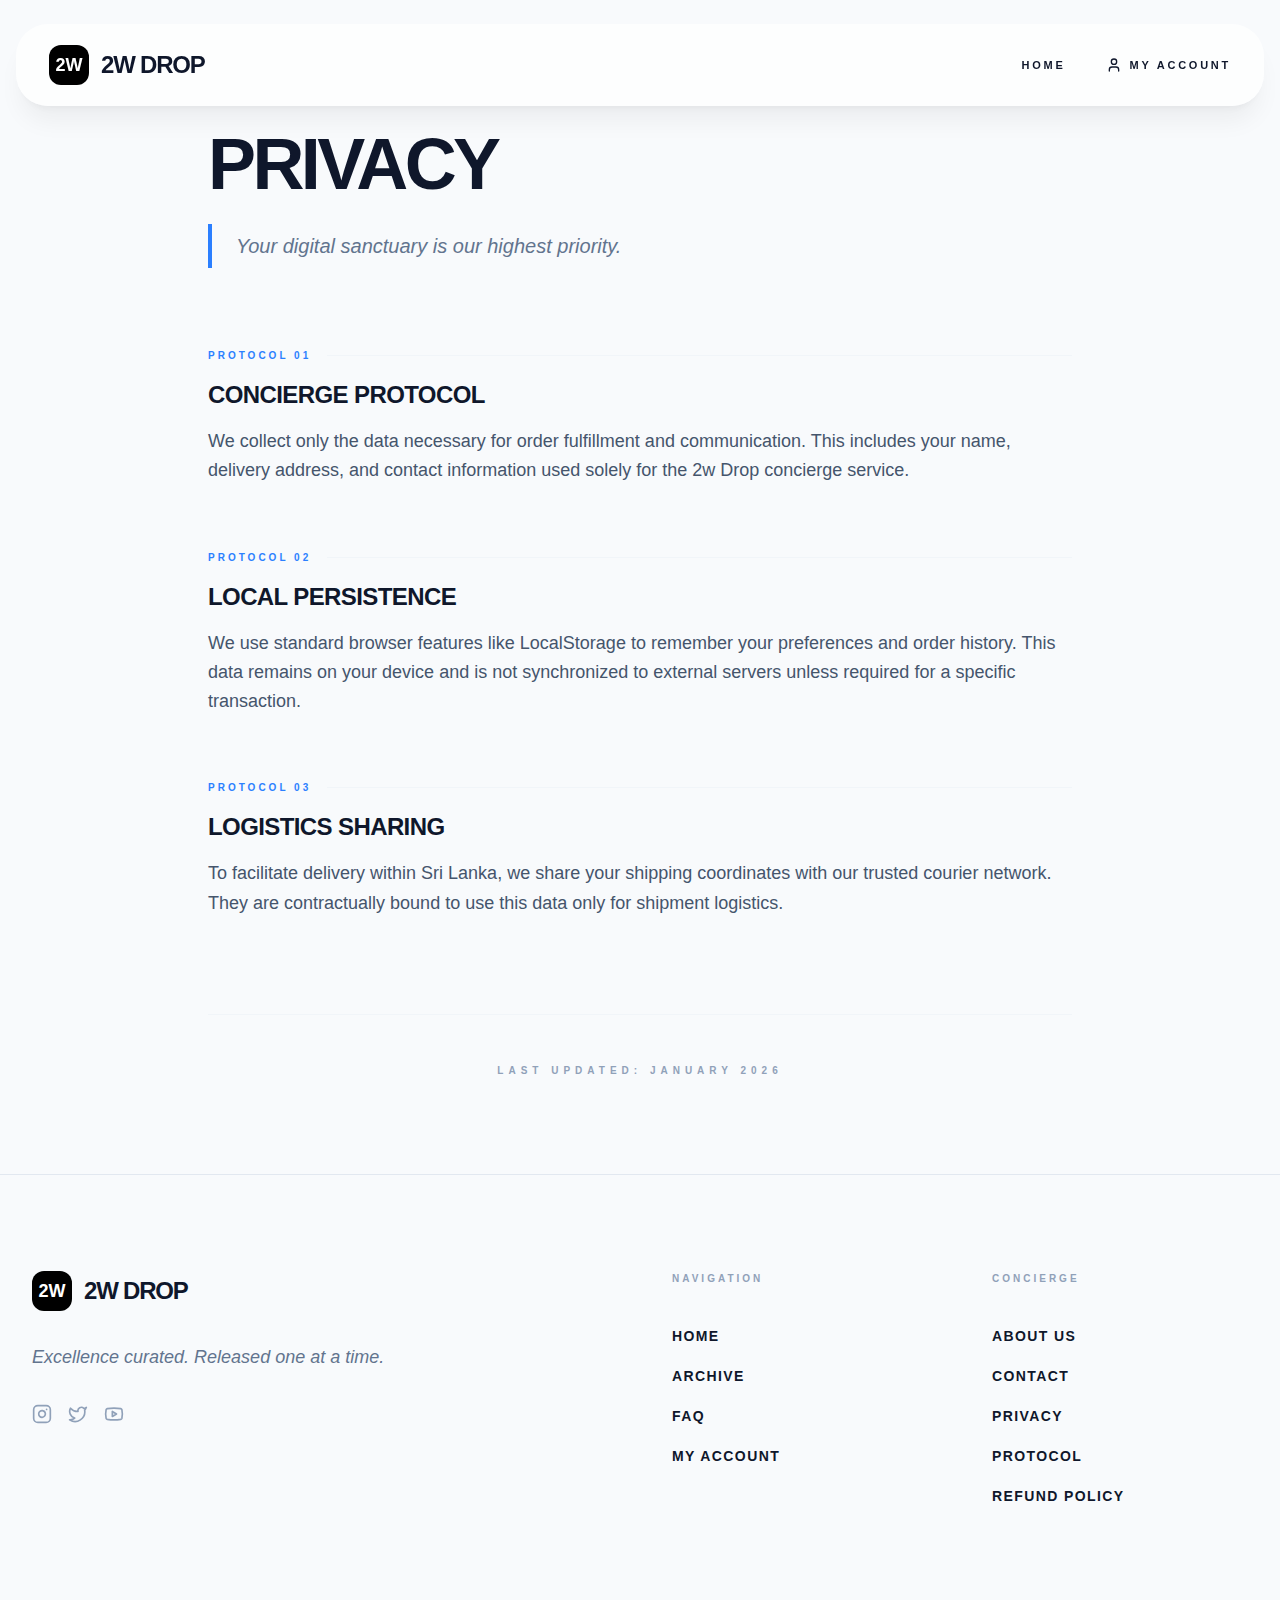
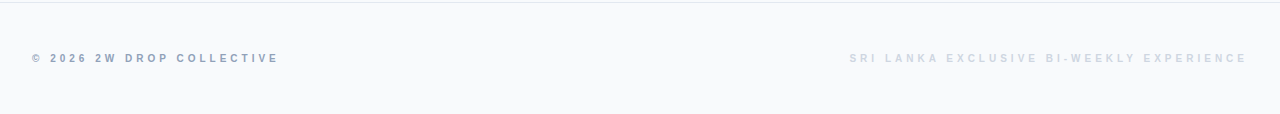
<file: privacy.html>
<!DOCTYPE html><!--qdBEA1yzq7BiDU6JjA9Ou--><html lang="en"><head><meta charSet="utf-8"/><meta name="viewport" content="width=device-width, initial-scale=1"/><link rel="stylesheet" href="/_next/static/chunks/158ecab10e0f4da6.css" data-precedence="next"/><link rel="preload" as="script" fetchPriority="low" href="/_next/static/chunks/804393fe99543ecd.js"/><script src="/_next/static/chunks/82abf2d65f5428ae.js" async=""></script><script src="/_next/static/chunks/0ae136bed2d711ed.js" async=""></script><script src="/_next/static/chunks/ad4cf95c856c591c.js" async=""></script><script src="/_next/static/chunks/turbopack-a6655fab81e7b5cc.js" async=""></script><script src="/_next/static/chunks/969d7a677c6cdd3f.js" async=""></script><script src="/_next/static/chunks/ff1a16fafef87110.js" async=""></script><script src="/_next/static/chunks/d2be314c3ece3fbe.js" async=""></script><title>Create Next App</title><meta name="description" content="Generated by create next app"/><link rel="icon" href="/favicon.ico?favicon.0b3bf435.ico" sizes="256x256" type="image/x-icon"/><script src="/_next/static/chunks/a6dad97d9634a72d.js" noModule=""></script></head><body class="bg-slate-50 text-slate-900 min-h-screen"><div hidden=""><!--$--><!--/$--></div><div class="flex flex-col min-h-screen selection:bg-blue-500 selection:text-white"><nav class="fixed top-0 left-0 right-0 z-50 transition-all duration-300 px-0 md:px-4"><div class="glass mx-auto max-w-7xl md:mt-6 rounded-none md:rounded-[2rem] px-6 md:px-8 py-3 md:py-5 flex items-center justify-between border-b md:border border-slate-200 shadow-xl shadow-black/5"><a class="flex items-center gap-3 group" href="/"><div class="w-8 h-8 md:w-10 md:h-10 bg-black rounded-xl flex items-center justify-center text-white font-black text-base md:text-lg group-hover:scale-110 transition-transform">2W</div><span class="text-xl md:text-2xl font-black tracking-tighter uppercase">2w Drop</span></a><div class="hidden md:flex items-center gap-10 text-[11px] font-black uppercase tracking-[0.25em]"><a class="hover:text-blue-500 transition-colors" href="/">Home</a><a class="flex items-center gap-2 hover:text-blue-500 transition-colors" href="/purchased"><svg xmlns="http://www.w3.org/2000/svg" width="16" height="16" viewBox="0 0 24 24" fill="none" stroke="currentColor" stroke-width="2" stroke-linecap="round" stroke-linejoin="round" class="lucide lucide-user" aria-hidden="true"><path d="M19 21v-2a4 4 0 0 0-4-4H9a4 4 0 0 0-4 4v2"></path><circle cx="12" cy="7" r="4"></circle></svg> My Account</a></div><button class="md:hidden p-2"><svg xmlns="http://www.w3.org/2000/svg" width="24" height="24" viewBox="0 0 24 24" fill="none" stroke="currentColor" stroke-width="2" stroke-linecap="round" stroke-linejoin="round" class="lucide lucide-menu" aria-hidden="true"><path d="M4 5h16"></path><path d="M4 12h16"></path><path d="M4 19h16"></path></svg></button></div></nav><main class="flex-grow"><div class="pt-32 pb-24 px-4 max-w-4xl mx-auto min-h-[70vh]"><header class="mb-20"><h1 class="text-5xl md:text-7xl font-black tracking-tighter uppercase mb-6 leading-none">Privacy</h1><p class="text-xl text-slate-500 italic border-l-4 border-blue-500 pl-6 py-2">Your digital sanctuary is our highest priority.</p></header><div class="space-y-16"><section class="space-y-4"><div class="flex items-center gap-4"><span class="text-[10px] font-black text-blue-500 uppercase tracking-[0.3em]">Protocol <!-- -->01</span><div class="h-px flex-grow bg-slate-100"></div></div><h2 class="text-2xl font-black uppercase tracking-tight">Concierge Protocol</h2><div class="prose prose-slate max-w-none"><p class="text-slate-600 leading-relaxed text-lg whitespace-pre-line">We collect only the data necessary for order fulfillment and communication. This includes your name, delivery address, and contact information used solely for the 2w Drop concierge service.</p></div></section><section class="space-y-4"><div class="flex items-center gap-4"><span class="text-[10px] font-black text-blue-500 uppercase tracking-[0.3em]">Protocol <!-- -->02</span><div class="h-px flex-grow bg-slate-100"></div></div><h2 class="text-2xl font-black uppercase tracking-tight">Local Persistence</h2><div class="prose prose-slate max-w-none"><p class="text-slate-600 leading-relaxed text-lg whitespace-pre-line">We use standard browser features like LocalStorage to remember your preferences and order history. This data remains on your device and is not synchronized to external servers unless required for a specific transaction.</p></div></section><section class="space-y-4"><div class="flex items-center gap-4"><span class="text-[10px] font-black text-blue-500 uppercase tracking-[0.3em]">Protocol <!-- -->03</span><div class="h-px flex-grow bg-slate-100"></div></div><h2 class="text-2xl font-black uppercase tracking-tight">Logistics Sharing</h2><div class="prose prose-slate max-w-none"><p class="text-slate-600 leading-relaxed text-lg whitespace-pre-line">To facilitate delivery within Sri Lanka, we share your shipping coordinates with our trusted courier network. They are contractually bound to use this data only for shipment logistics.</p></div></section></div><footer class="mt-24 pt-12 border-t border-slate-100 text-center"><p class="text-[10px] font-black text-slate-400 uppercase tracking-[0.5em]">Last Updated:<!-- --> <!-- -->January 2026</p></footer></div><!--$--><!--/$--></main><footer class="bg-slate-50 pt-24 pb-12 border-t border-slate-200"><div class="max-w-7xl mx-auto px-8 grid md:grid-cols-4 gap-16 mb-24"><div class="col-span-1 md:col-span-2 space-y-8"><a class="flex items-center gap-3" href="/"><div class="w-10 h-10 bg-black rounded-xl flex items-center justify-center text-white font-black text-lg">2W</div><span class="text-2xl font-black tracking-tighter uppercase">2w Drop</span></a><p class="text-slate-500 text-lg leading-relaxed max-w-md italic">Excellence curated. Released one at a time.</p><div class="flex gap-4"><svg xmlns="http://www.w3.org/2000/svg" width="20" height="20" viewBox="0 0 24 24" fill="none" stroke="currentColor" stroke-width="2" stroke-linecap="round" stroke-linejoin="round" class="lucide lucide-instagram text-slate-400 hover:text-blue-500 cursor-pointer transition-colors" aria-hidden="true"><rect width="20" height="20" x="2" y="2" rx="5" ry="5"></rect><path d="M16 11.37A4 4 0 1 1 12.63 8 4 4 0 0 1 16 11.37z"></path><line x1="17.5" x2="17.51" y1="6.5" y2="6.5"></line></svg><svg xmlns="http://www.w3.org/2000/svg" width="20" height="20" viewBox="0 0 24 24" fill="none" stroke="currentColor" stroke-width="2" stroke-linecap="round" stroke-linejoin="round" class="lucide lucide-twitter text-slate-400 hover:text-blue-500 cursor-pointer transition-colors" aria-hidden="true"><path d="M22 4s-.7 2.1-2 3.4c1.6 10-9.4 17.3-18 11.6 2.2.1 4.4-.6 6-2C3 15.5.5 9.6 3 5c2.2 2.6 5.6 4.1 9 4-.9-4.2 4-6.6 7-3.8 1.1 0 3-1.2 3-1.2z"></path></svg><svg xmlns="http://www.w3.org/2000/svg" width="20" height="20" viewBox="0 0 24 24" fill="none" stroke="currentColor" stroke-width="2" stroke-linecap="round" stroke-linejoin="round" class="lucide lucide-youtube text-slate-400 hover:text-blue-500 cursor-pointer transition-colors" aria-hidden="true"><path d="M2.5 17a24.12 24.12 0 0 1 0-10 2 2 0 0 1 1.4-1.4 49.56 49.56 0 0 1 16.2 0A2 2 0 0 1 21.5 7a24.12 24.12 0 0 1 0 10 2 2 0 0 1-1.4 1.4 49.55 49.55 0 0 1-16.2 0A2 2 0 0 1 2.5 17"></path><path d="m10 15 5-3-5-3z"></path></svg></div></div><div><h4 class="font-black text-[10px] uppercase tracking-[0.3em] mb-10 text-slate-400">Navigation</h4><ul class="space-y-5 text-sm font-bold uppercase tracking-widest"><li><a class="hover:text-blue-500 transition-colors" href="/">Home</a></li><li><a class="hover:text-blue-500 transition-colors" href="/archive">Archive</a></li><li><a class="hover:text-blue-500 transition-colors" href="/faq">FAQ</a></li><li><a class="hover:text-blue-500 transition-colors" href="/purchased">My Account</a></li></ul></div><div><h4 class="font-black text-[10px] uppercase tracking-[0.3em] mb-10 text-slate-400">Concierge</h4><ul class="space-y-5 text-sm font-bold uppercase tracking-widest"><li><a class="hover:text-blue-500 transition-colors" href="/about">About Us</a></li><li><a class="hover:text-blue-500 transition-colors" href="/contact">Contact</a></li><li><a class="hover:text-blue-500 transition-colors" href="/privacy">Privacy</a></li><li><a class="hover:text-blue-500 transition-colors" href="/terms">Protocol</a></li><li><a class="hover:text-blue-500 transition-colors" href="/refund">Refund Policy</a></li></ul></div></div><div class="max-w-7xl mx-auto px-8 flex flex-col md:flex-row justify-between items-center border-t border-slate-200 pt-12 text-slate-400 text-[10px] font-black uppercase tracking-[0.4em]"><span>© <!-- -->2026<!-- --> 2w Drop Collective</span><span class="mt-4 md:mt-0 opacity-40">Sri Lanka Exclusive Bi-Weekly Experience</span></div></footer></div><script src="/_next/static/chunks/804393fe99543ecd.js" id="_R_" async=""></script><script>(self.__next_f=self.__next_f||[]).push([0])</script><script>self.__next_f.push([1,"1:\"$Sreact.fragment\"\n2:I[62008,[\"/_next/static/chunks/969d7a677c6cdd3f.js\"],\"StoreProvider\"]\n3:I[70119,[\"/_next/static/chunks/969d7a677c6cdd3f.js\"],\"Header\"]\n4:I[39756,[\"/_next/static/chunks/ff1a16fafef87110.js\",\"/_next/static/chunks/d2be314c3ece3fbe.js\"],\"default\"]\n5:I[37457,[\"/_next/static/chunks/ff1a16fafef87110.js\",\"/_next/static/chunks/d2be314c3ece3fbe.js\"],\"default\"]\n6:I[22016,[\"/_next/static/chunks/969d7a677c6cdd3f.js\"],\"\"]\ne:I[68027,[],\"default\"]\n:HL[\"/_next/static/chunks/158ecab10e0f4da6.css\",\"style\"]\n"])</script><script>self.__next_f.push([1,"0:{\"P\":null,\"b\":\"qdBEA1yzq7BiDU6JjA9Ou\",\"c\":[\"\",\"privacy\"],\"q\":\"\",\"i\":false,\"f\":[[[\"\",{\"children\":[\"privacy\",{\"children\":[\"__PAGE__\",{}]}]},\"$undefined\",\"$undefined\",true],[[\"$\",\"$1\",\"c\",{\"children\":[[[\"$\",\"link\",\"0\",{\"rel\":\"stylesheet\",\"href\":\"/_next/static/chunks/158ecab10e0f4da6.css\",\"precedence\":\"next\",\"crossOrigin\":\"$undefined\",\"nonce\":\"$undefined\"}],[\"$\",\"script\",\"script-0\",{\"src\":\"/_next/static/chunks/969d7a677c6cdd3f.js\",\"async\":true,\"nonce\":\"$undefined\"}]],[\"$\",\"html\",null,{\"lang\":\"en\",\"children\":[\"$\",\"body\",null,{\"className\":\"bg-slate-50 text-slate-900 min-h-screen\",\"children\":[\"$\",\"$L2\",null,{\"children\":[\"$\",\"div\",null,{\"className\":\"flex flex-col min-h-screen selection:bg-blue-500 selection:text-white\",\"children\":[[\"$\",\"$L3\",null,{}],[\"$\",\"main\",null,{\"className\":\"flex-grow\",\"children\":[\"$\",\"$L4\",null,{\"parallelRouterKey\":\"children\",\"error\":\"$undefined\",\"errorStyles\":\"$undefined\",\"errorScripts\":\"$undefined\",\"template\":[\"$\",\"$L5\",null,{}],\"templateStyles\":\"$undefined\",\"templateScripts\":\"$undefined\",\"notFound\":[[[\"$\",\"title\",null,{\"children\":\"404: This page could not be found.\"}],[\"$\",\"div\",null,{\"style\":{\"fontFamily\":\"system-ui,\\\"Segoe UI\\\",Roboto,Helvetica,Arial,sans-serif,\\\"Apple Color Emoji\\\",\\\"Segoe UI Emoji\\\"\",\"height\":\"100vh\",\"textAlign\":\"center\",\"display\":\"flex\",\"flexDirection\":\"column\",\"alignItems\":\"center\",\"justifyContent\":\"center\"},\"children\":[\"$\",\"div\",null,{\"children\":[[\"$\",\"style\",null,{\"dangerouslySetInnerHTML\":{\"__html\":\"body{color:#000;background:#fff;margin:0}.next-error-h1{border-right:1px solid rgba(0,0,0,.3)}@media (prefers-color-scheme:dark){body{color:#fff;background:#000}.next-error-h1{border-right:1px solid rgba(255,255,255,.3)}}\"}}],[\"$\",\"h1\",null,{\"className\":\"next-error-h1\",\"style\":{\"display\":\"inline-block\",\"margin\":\"0 20px 0 0\",\"padding\":\"0 23px 0 0\",\"fontSize\":24,\"fontWeight\":500,\"verticalAlign\":\"top\",\"lineHeight\":\"49px\"},\"children\":404}],[\"$\",\"div\",null,{\"style\":{\"display\":\"inline-block\"},\"children\":[\"$\",\"h2\",null,{\"style\":{\"fontSize\":14,\"fontWeight\":400,\"lineHeight\":\"49px\",\"margin\":0},\"children\":\"This page could not be found.\"}]}]]}]}]],[]],\"forbidden\":\"$undefined\",\"unauthorized\":\"$undefined\"}]}],[\"$\",\"footer\",null,{\"className\":\"bg-slate-50 pt-24 pb-12 border-t border-slate-200\",\"children\":[[\"$\",\"div\",null,{\"className\":\"max-w-7xl mx-auto px-8 grid md:grid-cols-4 gap-16 mb-24\",\"children\":[[\"$\",\"div\",null,{\"className\":\"col-span-1 md:col-span-2 space-y-8\",\"children\":[[\"$\",\"$L6\",null,{\"href\":\"/\",\"className\":\"flex items-center gap-3\",\"children\":[[\"$\",\"div\",null,{\"className\":\"w-10 h-10 bg-black rounded-xl flex items-center justify-center text-white font-black text-lg\",\"children\":\"2W\"}],[\"$\",\"span\",null,{\"className\":\"text-2xl font-black tracking-tighter uppercase\",\"children\":\"2w Drop\"}]]}],[\"$\",\"p\",null,{\"className\":\"text-slate-500 text-lg leading-relaxed max-w-md italic\",\"children\":\"Excellence curated. Released one at a time.\"}],[\"$\",\"div\",null,{\"className\":\"flex gap-4\",\"children\":[[\"$\",\"svg\",null,{\"ref\":\"$undefined\",\"xmlns\":\"http://www.w3.org/2000/svg\",\"width\":20,\"height\":20,\"viewBox\":\"0 0 24 24\",\"fill\":\"none\",\"stroke\":\"currentColor\",\"strokeWidth\":2,\"strokeLinecap\":\"round\",\"strokeLinejoin\":\"round\",\"className\":\"lucide lucide-instagram text-slate-400 hover:text-blue-500 cursor-pointer transition-colors\",\"aria-hidden\":\"true\",\"children\":[[\"$\",\"rect\",\"2e1cvw\",{\"width\":\"20\",\"height\":\"20\",\"x\":\"2\",\"y\":\"2\",\"rx\":\"5\",\"ry\":\"5\"}],[\"$\",\"path\",\"9exkf1\",{\"d\":\"M16 11.37A4 4 0 1 1 12.63 8 4 4 0 0 1 16 11.37z\"}],[\"$\",\"line\",\"r4j83e\",{\"x1\":\"17.5\",\"x2\":\"17.51\",\"y1\":\"6.5\",\"y2\":\"6.5\"}],\"$undefined\"]}],[\"$\",\"svg\",null,{\"ref\":\"$undefined\",\"xmlns\":\"http://www.w3.org/2000/svg\",\"width\":20,\"height\":20,\"viewBox\":\"0 0 24 24\",\"fill\":\"none\",\"stroke\":\"currentColor\",\"strokeWidth\":2,\"strokeLinecap\":\"round\",\"strokeLinejoin\":\"round\",\"className\":\"lucide lucide-twitter text-slate-400 hover:text-blue-500 cursor-pointer transition-colors\",\"aria-hidden\":\"true\",\"children\":[[\"$\",\"path\",\"pff0z6\",{\"d\":\"M22 4s-.7 2.1-2 3.4c1.6 10-9.4 17.3-18 11.6 2.2.1 4.4-.6 6-2C3 15.5.5 9.6 3 5c2.2 2.6 5.6 4.1 9 4-.9-4.2 4-6.6 7-3.8 1.1 0 3-1.2 3-1.2z\"}],\"$undefined\"]}],[\"$\",\"svg\",null,{\"ref\":\"$undefined\",\"xmlns\":\"http://www.w3.org/2000/svg\",\"width\":20,\"height\":20,\"viewBox\":\"0 0 24 24\",\"fill\":\"none\",\"stroke\":\"currentColor\",\"strokeWidth\":2,\"strokeLinecap\":\"round\",\"strokeLinejoin\":\"round\",\"className\":\"lucide lucide-youtube text-slate-400 hover:text-blue-500 cursor-pointer transition-colors\",\"aria-hidden\":\"true\",\"children\":[[\"$\",\"path\",\"1q2vi4\",{\"d\":\"M2.5 17a24.12 24.12 0 0 1 0-10 2 2 0 0 1 1.4-1.4 49.56 49.56 0 0 1 16.2 0A2 2 0 0 1 21.5 7a24.12 24.12 0 0 1 0 10 2 2 0 0 1-1.4 1.4 49.55 49.55 0 0 1-16.2 0A2 2 0 0 1 2.5 17\"}],\"$L7\",\"$undefined\"]}]]}]]}],\"$L8\",\"$L9\"]}],\"$La\"]}]]}]}]}]}]]}],{\"children\":[\"$Lb\",{\"children\":[\"$Lc\",{},null,false,false]},null,false,false]},null,false,false],\"$Ld\",false]],\"m\":\"$undefined\",\"G\":[\"$e\",[]],\"S\":true}\n"])</script><script>self.__next_f.push([1,"f:I[97367,[\"/_next/static/chunks/ff1a16fafef87110.js\",\"/_next/static/chunks/d2be314c3ece3fbe.js\"],\"OutletBoundary\"]\n10:\"$Sreact.suspense\"\n12:I[97367,[\"/_next/static/chunks/ff1a16fafef87110.js\",\"/_next/static/chunks/d2be314c3ece3fbe.js\"],\"ViewportBoundary\"]\n14:I[97367,[\"/_next/static/chunks/ff1a16fafef87110.js\",\"/_next/static/chunks/d2be314c3ece3fbe.js\"],\"MetadataBoundary\"]\n7:[\"$\",\"path\",\"1jp15x\",{\"d\":\"m10 15 5-3-5-3z\"}]\n8:[\"$\",\"div\",null,{\"children\":[[\"$\",\"h4\",null,{\"className\":\"font-black text-[10px] uppercase tracking-[0.3em] mb-10 text-slate-400\",\"children\":\"Navigation\"}],[\"$\",\"ul\",null,{\"className\":\"space-y-5 text-sm font-bold uppercase tracking-widest\",\"children\":[[\"$\",\"li\",null,{\"children\":[\"$\",\"$L6\",null,{\"href\":\"/\",\"className\":\"hover:text-blue-500 transition-colors\",\"children\":\"Home\"}]}],[\"$\",\"li\",null,{\"children\":[\"$\",\"$L6\",null,{\"href\":\"/archive\",\"className\":\"hover:text-blue-500 transition-colors\",\"children\":\"Archive\"}]}],[\"$\",\"li\",null,{\"children\":[\"$\",\"$L6\",null,{\"href\":\"/faq\",\"className\":\"hover:text-blue-500 transition-colors\",\"children\":\"FAQ\"}]}],[\"$\",\"li\",null,{\"children\":[\"$\",\"$L6\",null,{\"href\":\"/purchased\",\"className\":\"hover:text-blue-500 transition-colors\",\"children\":\"My Account\"}]}]]}]]}]\n9:[\"$\",\"div\",null,{\"children\":[[\"$\",\"h4\",null,{\"className\":\"font-black text-[10px] uppercase tracking-[0.3em] mb-10 text-slate-400\",\"children\":\"Concierge\"}],[\"$\",\"ul\",null,{\"className\":\"space-y-5 text-sm font-bold uppercase tracking-widest\",\"children\":[[\"$\",\"li\",null,{\"children\":[\"$\",\"$L6\",null,{\"href\":\"/about\",\"className\":\"hover:text-blue-500 transition-colors\",\"children\":\"About Us\"}]}],[\"$\",\"li\",null,{\"children\":[\"$\",\"$L6\",null,{\"href\":\"/contact\",\"className\":\"hover:text-blue-500 transition-colors\",\"children\":\"Contact\"}]}],[\"$\",\"li\",null,{\"children\":[\"$\",\"$L6\",null,{\"href\":\"/privacy\",\"className\":\"hover:text-blue-500 transition-colors\",\"children\":\"Privacy\"}]}],[\"$\",\"li\",null,{\"children\":[\"$\",\"$L6\",null,{\"href\":\"/terms\",\"className\":\"hover:text-blue-500 transition-colors\",\"children\":\"Protocol\"}]}],[\"$\",\"li\",null,{\"children\":[\"$\",\"$L6\",null,{\"href\":\"/refund\",\"className\":\"hover:text-blue-500 transition-colors\",\"children\":\"Refund Policy\"}]}]]}]]}]\na:[\"$\",\"div\",null,{\"className\":\"max-w-7xl mx-auto px-8 flex flex-col md:flex-row justify-between items-center border-t border-slate-200 pt-12 text-slate-400 text-[10px] font-black uppercase tracking-[0.4em]\",\"children\":[[\"$\",\"span\",null,{\"children\":[\"© \",2026,\" 2w Drop Collective\"]}],[\"$\",\"span\",null,{\"className\":\"mt-4 md:mt-0 opacity-40\",\"children\":\"Sri Lanka Exclusive Bi-Weekly Experience\"}]]}]\nb:[\"$\",\"$1\",\"c\",{\"children\":[null,[\"$\",\"$L4\",null,{\"parallelRouterKey\":\"children\",\"error\":\"$undefined\",\"errorStyles\":\"$undefined\",\"errorScripts\":\"$undefined\",\"template\":[\"$\",\"$L5\",null,{}],\"templateStyles\":\"$undefined\",\"templateScripts\":\"$undefined\",\"notFound\":\"$undefined\",\"forbidden\":\"$undefined\",\"unauthorized\":\"$undefined\"}]]}]\n"])</script><script>self.__next_f.push([1,"c:[\"$\",\"$1\",\"c\",{\"children\":[[\"$\",\"div\",null,{\"className\":\"pt-32 pb-24 px-4 max-w-4xl mx-auto min-h-[70vh]\",\"children\":[[\"$\",\"header\",null,{\"className\":\"mb-20\",\"children\":[[\"$\",\"h1\",null,{\"className\":\"text-5xl md:text-7xl font-black tracking-tighter uppercase mb-6 leading-none\",\"children\":\"Privacy\"}],[\"$\",\"p\",null,{\"className\":\"text-xl text-slate-500 italic border-l-4 border-blue-500 pl-6 py-2\",\"children\":\"Your digital sanctuary is our highest priority.\"}]]}],[\"$\",\"div\",null,{\"className\":\"space-y-16\",\"children\":[[\"$\",\"section\",\"0\",{\"className\":\"space-y-4\",\"children\":[[\"$\",\"div\",null,{\"className\":\"flex items-center gap-4\",\"children\":[[\"$\",\"span\",null,{\"className\":\"text-[10px] font-black text-blue-500 uppercase tracking-[0.3em]\",\"children\":[\"Protocol \",\"01\"]}],[\"$\",\"div\",null,{\"className\":\"h-px flex-grow bg-slate-100\"}]]}],[\"$\",\"h2\",null,{\"className\":\"text-2xl font-black uppercase tracking-tight\",\"children\":\"Concierge Protocol\"}],[\"$\",\"div\",null,{\"className\":\"prose prose-slate max-w-none\",\"children\":[\"$\",\"p\",null,{\"className\":\"text-slate-600 leading-relaxed text-lg whitespace-pre-line\",\"children\":\"We collect only the data necessary for order fulfillment and communication. This includes your name, delivery address, and contact information used solely for the 2w Drop concierge service.\"}]}]]}],[\"$\",\"section\",\"1\",{\"className\":\"space-y-4\",\"children\":[[\"$\",\"div\",null,{\"className\":\"flex items-center gap-4\",\"children\":[[\"$\",\"span\",null,{\"className\":\"text-[10px] font-black text-blue-500 uppercase tracking-[0.3em]\",\"children\":[\"Protocol \",\"02\"]}],[\"$\",\"div\",null,{\"className\":\"h-px flex-grow bg-slate-100\"}]]}],[\"$\",\"h2\",null,{\"className\":\"text-2xl font-black uppercase tracking-tight\",\"children\":\"Local Persistence\"}],[\"$\",\"div\",null,{\"className\":\"prose prose-slate max-w-none\",\"children\":[\"$\",\"p\",null,{\"className\":\"text-slate-600 leading-relaxed text-lg whitespace-pre-line\",\"children\":\"We use standard browser features like LocalStorage to remember your preferences and order history. This data remains on your device and is not synchronized to external servers unless required for a specific transaction.\"}]}]]}],[\"$\",\"section\",\"2\",{\"className\":\"space-y-4\",\"children\":[[\"$\",\"div\",null,{\"className\":\"flex items-center gap-4\",\"children\":[[\"$\",\"span\",null,{\"className\":\"text-[10px] font-black text-blue-500 uppercase tracking-[0.3em]\",\"children\":[\"Protocol \",\"03\"]}],[\"$\",\"div\",null,{\"className\":\"h-px flex-grow bg-slate-100\"}]]}],[\"$\",\"h2\",null,{\"className\":\"text-2xl font-black uppercase tracking-tight\",\"children\":\"Logistics Sharing\"}],[\"$\",\"div\",null,{\"className\":\"prose prose-slate max-w-none\",\"children\":[\"$\",\"p\",null,{\"className\":\"text-slate-600 leading-relaxed text-lg whitespace-pre-line\",\"children\":\"To facilitate delivery within Sri Lanka, we share your shipping coordinates with our trusted courier network. They are contractually bound to use this data only for shipment logistics.\"}]}]]}]]}],[\"$\",\"footer\",null,{\"className\":\"mt-24 pt-12 border-t border-slate-100 text-center\",\"children\":[\"$\",\"p\",null,{\"className\":\"text-[10px] font-black text-slate-400 uppercase tracking-[0.5em]\",\"children\":[\"Last Updated:\",\" \",\"January 2026\"]}]}]]}],null,[\"$\",\"$Lf\",null,{\"children\":[\"$\",\"$10\",null,{\"name\":\"Next.MetadataOutlet\",\"children\":\"$@11\"}]}]]}]\n"])</script><script>self.__next_f.push([1,"d:[\"$\",\"$1\",\"h\",{\"children\":[null,[\"$\",\"$L12\",null,{\"children\":\"$L13\"}],[\"$\",\"div\",null,{\"hidden\":true,\"children\":[\"$\",\"$L14\",null,{\"children\":[\"$\",\"$10\",null,{\"name\":\"Next.Metadata\",\"children\":\"$L15\"}]}]}],null]}]\n"])</script><script>self.__next_f.push([1,"13:[[\"$\",\"meta\",\"0\",{\"charSet\":\"utf-8\"}],[\"$\",\"meta\",\"1\",{\"name\":\"viewport\",\"content\":\"width=device-width, initial-scale=1\"}]]\n"])</script><script>self.__next_f.push([1,"16:I[27201,[\"/_next/static/chunks/ff1a16fafef87110.js\",\"/_next/static/chunks/d2be314c3ece3fbe.js\"],\"IconMark\"]\n11:null\n15:[[\"$\",\"title\",\"0\",{\"children\":\"Create Next App\"}],[\"$\",\"meta\",\"1\",{\"name\":\"description\",\"content\":\"Generated by create next app\"}],[\"$\",\"link\",\"2\",{\"rel\":\"icon\",\"href\":\"/favicon.ico?favicon.0b3bf435.ico\",\"sizes\":\"256x256\",\"type\":\"image/x-icon\"}],[\"$\",\"$L16\",\"3\",{}]]\n"])</script></body></html>
</file>
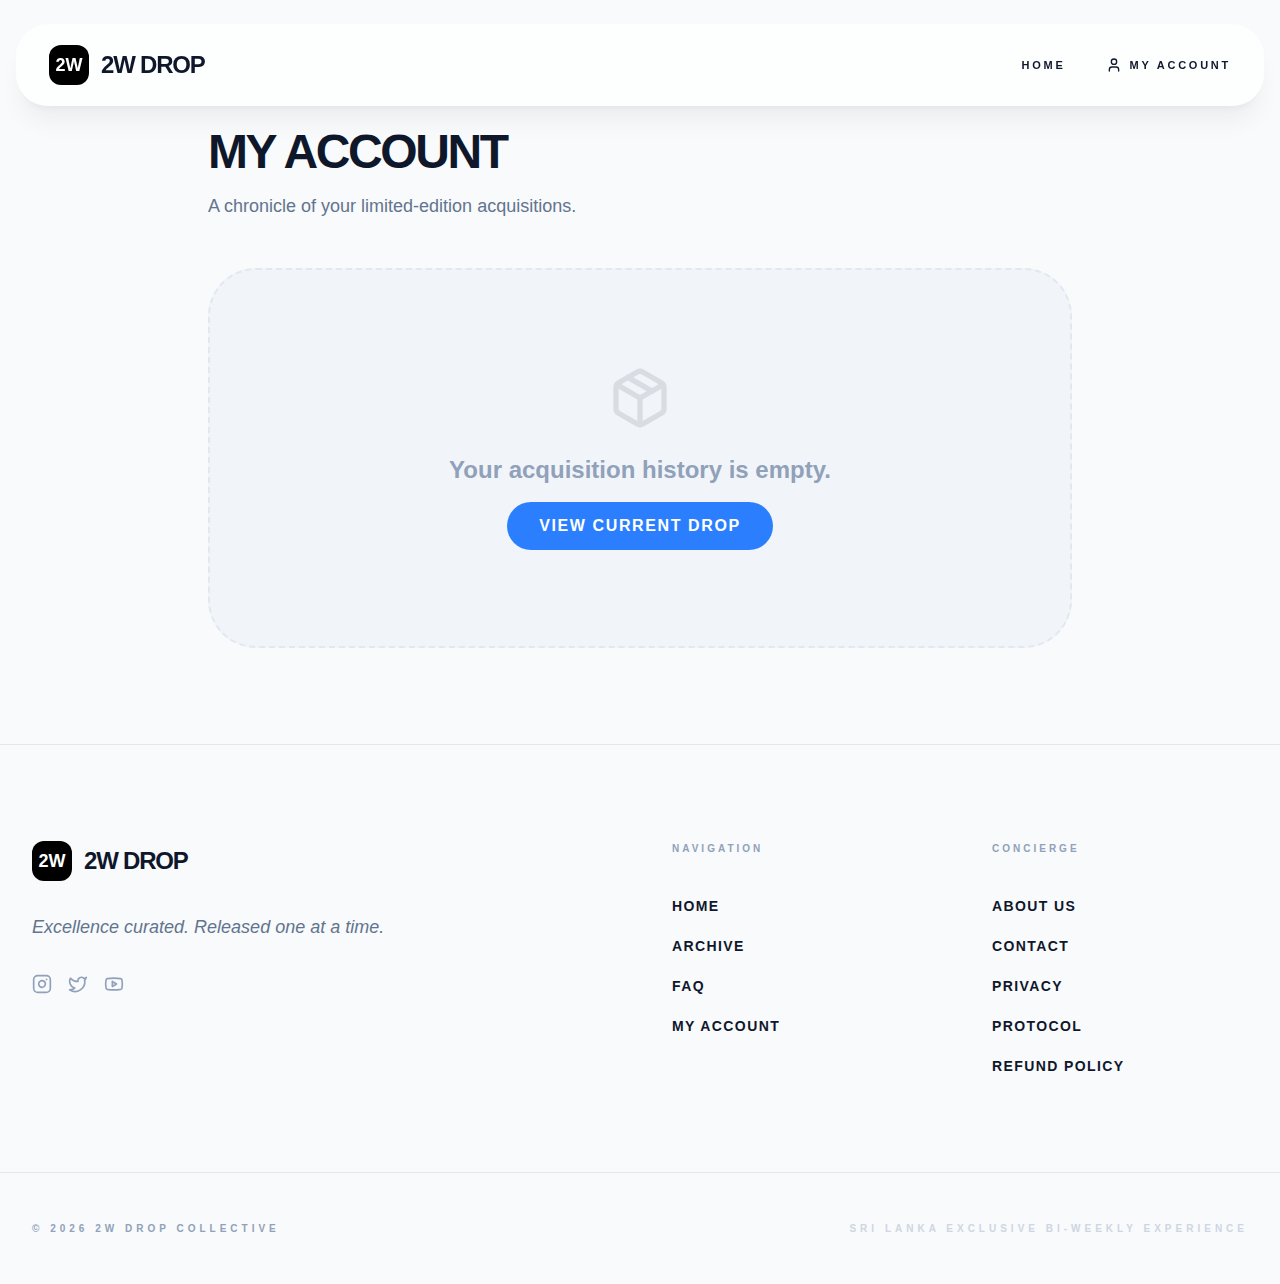
<file: purchased.html>
<!DOCTYPE html><!--qdBEA1yzq7BiDU6JjA9Ou--><html lang="en"><head><meta charSet="utf-8"/><meta name="viewport" content="width=device-width, initial-scale=1"/><link rel="stylesheet" href="/_next/static/chunks/158ecab10e0f4da6.css" data-precedence="next"/><link rel="preload" as="script" fetchPriority="low" href="/_next/static/chunks/804393fe99543ecd.js"/><script src="/_next/static/chunks/82abf2d65f5428ae.js" async=""></script><script src="/_next/static/chunks/0ae136bed2d711ed.js" async=""></script><script src="/_next/static/chunks/ad4cf95c856c591c.js" async=""></script><script src="/_next/static/chunks/turbopack-a6655fab81e7b5cc.js" async=""></script><script src="/_next/static/chunks/969d7a677c6cdd3f.js" async=""></script><script src="/_next/static/chunks/ff1a16fafef87110.js" async=""></script><script src="/_next/static/chunks/d2be314c3ece3fbe.js" async=""></script><script src="/_next/static/chunks/94dc9d53d2cd86b9.js" async=""></script><title>Create Next App</title><meta name="description" content="Generated by create next app"/><link rel="icon" href="/favicon.ico?favicon.0b3bf435.ico" sizes="256x256" type="image/x-icon"/><script src="/_next/static/chunks/a6dad97d9634a72d.js" noModule=""></script></head><body class="bg-slate-50 text-slate-900 min-h-screen"><div hidden=""><!--$--><!--/$--></div><div class="flex flex-col min-h-screen selection:bg-blue-500 selection:text-white"><nav class="fixed top-0 left-0 right-0 z-50 transition-all duration-300 px-0 md:px-4"><div class="glass mx-auto max-w-7xl md:mt-6 rounded-none md:rounded-[2rem] px-6 md:px-8 py-3 md:py-5 flex items-center justify-between border-b md:border border-slate-200 shadow-xl shadow-black/5"><a class="flex items-center gap-3 group" href="/"><div class="w-8 h-8 md:w-10 md:h-10 bg-black rounded-xl flex items-center justify-center text-white font-black text-base md:text-lg group-hover:scale-110 transition-transform">2W</div><span class="text-xl md:text-2xl font-black tracking-tighter uppercase">2w Drop</span></a><div class="hidden md:flex items-center gap-10 text-[11px] font-black uppercase tracking-[0.25em]"><a class="hover:text-blue-500 transition-colors" href="/">Home</a><a class="flex items-center gap-2 hover:text-blue-500 transition-colors" href="/purchased"><svg xmlns="http://www.w3.org/2000/svg" width="16" height="16" viewBox="0 0 24 24" fill="none" stroke="currentColor" stroke-width="2" stroke-linecap="round" stroke-linejoin="round" class="lucide lucide-user" aria-hidden="true"><path d="M19 21v-2a4 4 0 0 0-4-4H9a4 4 0 0 0-4 4v2"></path><circle cx="12" cy="7" r="4"></circle></svg> My Account</a></div><button class="md:hidden p-2"><svg xmlns="http://www.w3.org/2000/svg" width="24" height="24" viewBox="0 0 24 24" fill="none" stroke="currentColor" stroke-width="2" stroke-linecap="round" stroke-linejoin="round" class="lucide lucide-menu" aria-hidden="true"><path d="M4 5h16"></path><path d="M4 12h16"></path><path d="M4 19h16"></path></svg></button></div></nav><main class="flex-grow"><div class="pt-32 pb-24 px-4 max-w-4xl mx-auto min-h-[70vh]"><div class="mb-12"><h1 class="text-5xl font-black tracking-tighter uppercase mb-4">My Account</h1><p class="text-slate-500 text-lg">A chronicle of your limited-edition acquisitions.</p></div><div class="text-center py-24 bg-slate-100 rounded-[3rem] border-2 border-dashed border-slate-200"><svg xmlns="http://www.w3.org/2000/svg" width="64" height="64" viewBox="0 0 24 24" fill="none" stroke="currentColor" stroke-width="2" stroke-linecap="round" stroke-linejoin="round" class="lucide lucide-package mx-auto mb-6 opacity-10" aria-hidden="true"><path d="M11 21.73a2 2 0 0 0 2 0l7-4A2 2 0 0 0 21 16V8a2 2 0 0 0-1-1.73l-7-4a2 2 0 0 0-2 0l-7 4A2 2 0 0 0 3 8v8a2 2 0 0 0 1 1.73z"></path><path d="M12 22V12"></path><polyline points="3.29 7 12 12 20.71 7"></polyline><path d="m7.5 4.27 9 5.15"></path></svg><p class="text-2xl font-bold text-slate-400 mb-4">Your acquisition history is empty.</p><a class="px-8 py-3 bg-blue-500 text-white rounded-full font-bold uppercase tracking-widest hover:bg-blue-600 transition-colors inline-block" href="/">View Current Drop</a></div></div><!--$--><!--/$--></main><footer class="bg-slate-50 pt-24 pb-12 border-t border-slate-200"><div class="max-w-7xl mx-auto px-8 grid md:grid-cols-4 gap-16 mb-24"><div class="col-span-1 md:col-span-2 space-y-8"><a class="flex items-center gap-3" href="/"><div class="w-10 h-10 bg-black rounded-xl flex items-center justify-center text-white font-black text-lg">2W</div><span class="text-2xl font-black tracking-tighter uppercase">2w Drop</span></a><p class="text-slate-500 text-lg leading-relaxed max-w-md italic">Excellence curated. Released one at a time.</p><div class="flex gap-4"><svg xmlns="http://www.w3.org/2000/svg" width="20" height="20" viewBox="0 0 24 24" fill="none" stroke="currentColor" stroke-width="2" stroke-linecap="round" stroke-linejoin="round" class="lucide lucide-instagram text-slate-400 hover:text-blue-500 cursor-pointer transition-colors" aria-hidden="true"><rect width="20" height="20" x="2" y="2" rx="5" ry="5"></rect><path d="M16 11.37A4 4 0 1 1 12.63 8 4 4 0 0 1 16 11.37z"></path><line x1="17.5" x2="17.51" y1="6.5" y2="6.5"></line></svg><svg xmlns="http://www.w3.org/2000/svg" width="20" height="20" viewBox="0 0 24 24" fill="none" stroke="currentColor" stroke-width="2" stroke-linecap="round" stroke-linejoin="round" class="lucide lucide-twitter text-slate-400 hover:text-blue-500 cursor-pointer transition-colors" aria-hidden="true"><path d="M22 4s-.7 2.1-2 3.4c1.6 10-9.4 17.3-18 11.6 2.2.1 4.4-.6 6-2C3 15.5.5 9.6 3 5c2.2 2.6 5.6 4.1 9 4-.9-4.2 4-6.6 7-3.8 1.1 0 3-1.2 3-1.2z"></path></svg><svg xmlns="http://www.w3.org/2000/svg" width="20" height="20" viewBox="0 0 24 24" fill="none" stroke="currentColor" stroke-width="2" stroke-linecap="round" stroke-linejoin="round" class="lucide lucide-youtube text-slate-400 hover:text-blue-500 cursor-pointer transition-colors" aria-hidden="true"><path d="M2.5 17a24.12 24.12 0 0 1 0-10 2 2 0 0 1 1.4-1.4 49.56 49.56 0 0 1 16.2 0A2 2 0 0 1 21.5 7a24.12 24.12 0 0 1 0 10 2 2 0 0 1-1.4 1.4 49.55 49.55 0 0 1-16.2 0A2 2 0 0 1 2.5 17"></path><path d="m10 15 5-3-5-3z"></path></svg></div></div><div><h4 class="font-black text-[10px] uppercase tracking-[0.3em] mb-10 text-slate-400">Navigation</h4><ul class="space-y-5 text-sm font-bold uppercase tracking-widest"><li><a class="hover:text-blue-500 transition-colors" href="/">Home</a></li><li><a class="hover:text-blue-500 transition-colors" href="/archive">Archive</a></li><li><a class="hover:text-blue-500 transition-colors" href="/faq">FAQ</a></li><li><a class="hover:text-blue-500 transition-colors" href="/purchased">My Account</a></li></ul></div><div><h4 class="font-black text-[10px] uppercase tracking-[0.3em] mb-10 text-slate-400">Concierge</h4><ul class="space-y-5 text-sm font-bold uppercase tracking-widest"><li><a class="hover:text-blue-500 transition-colors" href="/about">About Us</a></li><li><a class="hover:text-blue-500 transition-colors" href="/contact">Contact</a></li><li><a class="hover:text-blue-500 transition-colors" href="/privacy">Privacy</a></li><li><a class="hover:text-blue-500 transition-colors" href="/terms">Protocol</a></li><li><a class="hover:text-blue-500 transition-colors" href="/refund">Refund Policy</a></li></ul></div></div><div class="max-w-7xl mx-auto px-8 flex flex-col md:flex-row justify-between items-center border-t border-slate-200 pt-12 text-slate-400 text-[10px] font-black uppercase tracking-[0.4em]"><span>© <!-- -->2026<!-- --> 2w Drop Collective</span><span class="mt-4 md:mt-0 opacity-40">Sri Lanka Exclusive Bi-Weekly Experience</span></div></footer></div><script src="/_next/static/chunks/804393fe99543ecd.js" id="_R_" async=""></script><script>(self.__next_f=self.__next_f||[]).push([0])</script><script>self.__next_f.push([1,"1:\"$Sreact.fragment\"\n2:I[62008,[\"/_next/static/chunks/969d7a677c6cdd3f.js\"],\"StoreProvider\"]\n3:I[70119,[\"/_next/static/chunks/969d7a677c6cdd3f.js\"],\"Header\"]\n4:I[39756,[\"/_next/static/chunks/ff1a16fafef87110.js\",\"/_next/static/chunks/d2be314c3ece3fbe.js\"],\"default\"]\n5:I[37457,[\"/_next/static/chunks/ff1a16fafef87110.js\",\"/_next/static/chunks/d2be314c3ece3fbe.js\"],\"default\"]\n6:I[22016,[\"/_next/static/chunks/969d7a677c6cdd3f.js\"],\"\"]\ne:I[68027,[],\"default\"]\n:HL[\"/_next/static/chunks/158ecab10e0f4da6.css\",\"style\"]\n"])</script><script>self.__next_f.push([1,"0:{\"P\":null,\"b\":\"qdBEA1yzq7BiDU6JjA9Ou\",\"c\":[\"\",\"purchased\"],\"q\":\"\",\"i\":false,\"f\":[[[\"\",{\"children\":[\"purchased\",{\"children\":[\"__PAGE__\",{}]}]},\"$undefined\",\"$undefined\",true],[[\"$\",\"$1\",\"c\",{\"children\":[[[\"$\",\"link\",\"0\",{\"rel\":\"stylesheet\",\"href\":\"/_next/static/chunks/158ecab10e0f4da6.css\",\"precedence\":\"next\",\"crossOrigin\":\"$undefined\",\"nonce\":\"$undefined\"}],[\"$\",\"script\",\"script-0\",{\"src\":\"/_next/static/chunks/969d7a677c6cdd3f.js\",\"async\":true,\"nonce\":\"$undefined\"}]],[\"$\",\"html\",null,{\"lang\":\"en\",\"children\":[\"$\",\"body\",null,{\"className\":\"bg-slate-50 text-slate-900 min-h-screen\",\"children\":[\"$\",\"$L2\",null,{\"children\":[\"$\",\"div\",null,{\"className\":\"flex flex-col min-h-screen selection:bg-blue-500 selection:text-white\",\"children\":[[\"$\",\"$L3\",null,{}],[\"$\",\"main\",null,{\"className\":\"flex-grow\",\"children\":[\"$\",\"$L4\",null,{\"parallelRouterKey\":\"children\",\"error\":\"$undefined\",\"errorStyles\":\"$undefined\",\"errorScripts\":\"$undefined\",\"template\":[\"$\",\"$L5\",null,{}],\"templateStyles\":\"$undefined\",\"templateScripts\":\"$undefined\",\"notFound\":[[[\"$\",\"title\",null,{\"children\":\"404: This page could not be found.\"}],[\"$\",\"div\",null,{\"style\":{\"fontFamily\":\"system-ui,\\\"Segoe UI\\\",Roboto,Helvetica,Arial,sans-serif,\\\"Apple Color Emoji\\\",\\\"Segoe UI Emoji\\\"\",\"height\":\"100vh\",\"textAlign\":\"center\",\"display\":\"flex\",\"flexDirection\":\"column\",\"alignItems\":\"center\",\"justifyContent\":\"center\"},\"children\":[\"$\",\"div\",null,{\"children\":[[\"$\",\"style\",null,{\"dangerouslySetInnerHTML\":{\"__html\":\"body{color:#000;background:#fff;margin:0}.next-error-h1{border-right:1px solid rgba(0,0,0,.3)}@media (prefers-color-scheme:dark){body{color:#fff;background:#000}.next-error-h1{border-right:1px solid rgba(255,255,255,.3)}}\"}}],[\"$\",\"h1\",null,{\"className\":\"next-error-h1\",\"style\":{\"display\":\"inline-block\",\"margin\":\"0 20px 0 0\",\"padding\":\"0 23px 0 0\",\"fontSize\":24,\"fontWeight\":500,\"verticalAlign\":\"top\",\"lineHeight\":\"49px\"},\"children\":404}],[\"$\",\"div\",null,{\"style\":{\"display\":\"inline-block\"},\"children\":[\"$\",\"h2\",null,{\"style\":{\"fontSize\":14,\"fontWeight\":400,\"lineHeight\":\"49px\",\"margin\":0},\"children\":\"This page could not be found.\"}]}]]}]}]],[]],\"forbidden\":\"$undefined\",\"unauthorized\":\"$undefined\"}]}],[\"$\",\"footer\",null,{\"className\":\"bg-slate-50 pt-24 pb-12 border-t border-slate-200\",\"children\":[[\"$\",\"div\",null,{\"className\":\"max-w-7xl mx-auto px-8 grid md:grid-cols-4 gap-16 mb-24\",\"children\":[[\"$\",\"div\",null,{\"className\":\"col-span-1 md:col-span-2 space-y-8\",\"children\":[[\"$\",\"$L6\",null,{\"href\":\"/\",\"className\":\"flex items-center gap-3\",\"children\":[[\"$\",\"div\",null,{\"className\":\"w-10 h-10 bg-black rounded-xl flex items-center justify-center text-white font-black text-lg\",\"children\":\"2W\"}],[\"$\",\"span\",null,{\"className\":\"text-2xl font-black tracking-tighter uppercase\",\"children\":\"2w Drop\"}]]}],[\"$\",\"p\",null,{\"className\":\"text-slate-500 text-lg leading-relaxed max-w-md italic\",\"children\":\"Excellence curated. Released one at a time.\"}],[\"$\",\"div\",null,{\"className\":\"flex gap-4\",\"children\":[[\"$\",\"svg\",null,{\"ref\":\"$undefined\",\"xmlns\":\"http://www.w3.org/2000/svg\",\"width\":20,\"height\":20,\"viewBox\":\"0 0 24 24\",\"fill\":\"none\",\"stroke\":\"currentColor\",\"strokeWidth\":2,\"strokeLinecap\":\"round\",\"strokeLinejoin\":\"round\",\"className\":\"lucide lucide-instagram text-slate-400 hover:text-blue-500 cursor-pointer transition-colors\",\"aria-hidden\":\"true\",\"children\":[[\"$\",\"rect\",\"2e1cvw\",{\"width\":\"20\",\"height\":\"20\",\"x\":\"2\",\"y\":\"2\",\"rx\":\"5\",\"ry\":\"5\"}],[\"$\",\"path\",\"9exkf1\",{\"d\":\"M16 11.37A4 4 0 1 1 12.63 8 4 4 0 0 1 16 11.37z\"}],[\"$\",\"line\",\"r4j83e\",{\"x1\":\"17.5\",\"x2\":\"17.51\",\"y1\":\"6.5\",\"y2\":\"6.5\"}],\"$undefined\"]}],[\"$\",\"svg\",null,{\"ref\":\"$undefined\",\"xmlns\":\"http://www.w3.org/2000/svg\",\"width\":20,\"height\":20,\"viewBox\":\"0 0 24 24\",\"fill\":\"none\",\"stroke\":\"currentColor\",\"strokeWidth\":2,\"strokeLinecap\":\"round\",\"strokeLinejoin\":\"round\",\"className\":\"lucide lucide-twitter text-slate-400 hover:text-blue-500 cursor-pointer transition-colors\",\"aria-hidden\":\"true\",\"children\":[[\"$\",\"path\",\"pff0z6\",{\"d\":\"M22 4s-.7 2.1-2 3.4c1.6 10-9.4 17.3-18 11.6 2.2.1 4.4-.6 6-2C3 15.5.5 9.6 3 5c2.2 2.6 5.6 4.1 9 4-.9-4.2 4-6.6 7-3.8 1.1 0 3-1.2 3-1.2z\"}],\"$undefined\"]}],[\"$\",\"svg\",null,{\"ref\":\"$undefined\",\"xmlns\":\"http://www.w3.org/2000/svg\",\"width\":20,\"height\":20,\"viewBox\":\"0 0 24 24\",\"fill\":\"none\",\"stroke\":\"currentColor\",\"strokeWidth\":2,\"strokeLinecap\":\"round\",\"strokeLinejoin\":\"round\",\"className\":\"lucide lucide-youtube text-slate-400 hover:text-blue-500 cursor-pointer transition-colors\",\"aria-hidden\":\"true\",\"children\":[[\"$\",\"path\",\"1q2vi4\",{\"d\":\"M2.5 17a24.12 24.12 0 0 1 0-10 2 2 0 0 1 1.4-1.4 49.56 49.56 0 0 1 16.2 0A2 2 0 0 1 21.5 7a24.12 24.12 0 0 1 0 10 2 2 0 0 1-1.4 1.4 49.55 49.55 0 0 1-16.2 0A2 2 0 0 1 2.5 17\"}],\"$L7\",\"$undefined\"]}]]}]]}],\"$L8\",\"$L9\"]}],\"$La\"]}]]}]}]}]}]]}],{\"children\":[\"$Lb\",{\"children\":[\"$Lc\",{},null,false,false]},null,false,false]},null,false,false],\"$Ld\",false]],\"m\":\"$undefined\",\"G\":[\"$e\",[]],\"S\":true}\n"])</script><script>self.__next_f.push([1,"f:I[47257,[\"/_next/static/chunks/ff1a16fafef87110.js\",\"/_next/static/chunks/d2be314c3ece3fbe.js\"],\"ClientPageRoot\"]\n10:I[51332,[\"/_next/static/chunks/969d7a677c6cdd3f.js\",\"/_next/static/chunks/94dc9d53d2cd86b9.js\"],\"default\"]\n13:I[97367,[\"/_next/static/chunks/ff1a16fafef87110.js\",\"/_next/static/chunks/d2be314c3ece3fbe.js\"],\"OutletBoundary\"]\n14:\"$Sreact.suspense\"\n16:I[97367,[\"/_next/static/chunks/ff1a16fafef87110.js\",\"/_next/static/chunks/d2be314c3ece3fbe.js\"],\"ViewportBoundary\"]\n18:I[97367,[\"/_next/static/chunks/ff1a16fafef87110.js\",\"/_next/static/chunks/d2be314c3ece3fbe.js\"],\"MetadataBoundary\"]\n7:[\"$\",\"path\",\"1jp15x\",{\"d\":\"m10 15 5-3-5-3z\"}]\n8:[\"$\",\"div\",null,{\"children\":[[\"$\",\"h4\",null,{\"className\":\"font-black text-[10px] uppercase tracking-[0.3em] mb-10 text-slate-400\",\"children\":\"Navigation\"}],[\"$\",\"ul\",null,{\"className\":\"space-y-5 text-sm font-bold uppercase tracking-widest\",\"children\":[[\"$\",\"li\",null,{\"children\":[\"$\",\"$L6\",null,{\"href\":\"/\",\"className\":\"hover:text-blue-500 transition-colors\",\"children\":\"Home\"}]}],[\"$\",\"li\",null,{\"children\":[\"$\",\"$L6\",null,{\"href\":\"/archive\",\"className\":\"hover:text-blue-500 transition-colors\",\"children\":\"Archive\"}]}],[\"$\",\"li\",null,{\"children\":[\"$\",\"$L6\",null,{\"href\":\"/faq\",\"className\":\"hover:text-blue-500 transition-colors\",\"children\":\"FAQ\"}]}],[\"$\",\"li\",null,{\"children\":[\"$\",\"$L6\",null,{\"href\":\"/purchased\",\"className\":\"hover:text-blue-500 transition-colors\",\"children\":\"My Account\"}]}]]}]]}]\n9:[\"$\",\"div\",null,{\"children\":[[\"$\",\"h4\",null,{\"className\":\"font-black text-[10px] uppercase tracking-[0.3em] mb-10 text-slate-400\",\"children\":\"Concierge\"}],[\"$\",\"ul\",null,{\"className\":\"space-y-5 text-sm font-bold uppercase tracking-widest\",\"children\":[[\"$\",\"li\",null,{\"children\":[\"$\",\"$L6\",null,{\"href\":\"/about\",\"className\":\"hover:text-blue-500 transition-colors\",\"children\":\"About Us\"}]}],[\"$\",\"li\",null,{\"children\":[\"$\",\"$L6\",null,{\"href\":\"/contact\",\"className\":\"hover:text-blue-500 transition-colors\",\"children\":\"Contact\"}]}],[\"$\",\"li\",null,{\"children\":[\"$\",\"$L6\",null,{\"href\":\"/privacy\",\"className\":\"hover:text-blue-500 transition-colors\",\"children\":\"Privacy\"}]}],[\"$\",\"li\",null,{\"children\":[\"$\",\"$L6\",null,{\"href\":\"/terms\",\"className\":\"hover:text-blue-500 transition-colors\",\"children\":\"Protocol\"}]}],[\"$\",\"li\",null,{\"children\":[\"$\",\"$L6\",null,{\"href\":\"/refund\",\"className\":\"hover:text-blue-500 transition-colors\",\"children\":\"Refund Policy\"}]}]]}]]}]\na:[\"$\",\"div\",null,{\"className\":\"max-w-7xl mx-auto px-8 flex flex-col md:flex-row justify-between items-center border-t border-slate-200 pt-12 text-slate-400 text-[10px] font-black uppercase tracking-[0.4em]\",\"children\":[[\"$\",\"span\",null,{\"children\":[\"© \",2026,\" 2w Drop Collective\"]}],[\"$\",\"span\",null,{\"className\":\"mt-4 md:mt-0 opacity-40\",\"children\":\"Sri Lanka Exclusive Bi-Weekly Experience\"}]]}]\nb:[\"$\",\"$1\",\"c\",{\"children\":[null,[\"$\",\"$L4\",null,{\"parallelRouterKey\":\"children\",\"error\":\"$undefined\",\"errorStyles\":\"$undefined\",\"errorScripts\":\"$undefined\",\"template\":[\"$\",\"$L5\",null,{}],\"templateStyles\":\"$undefined\",\"templateScripts\":\"$undefined\",\"notFound\":\"$undefined\",\"forbidden\":\"$undefined\",\"unauthorized\":\"$undefined\"}]]}]\nc:[\"$\",\"$1\",\"c\",{\"children\":[[\"$\",\"$Lf\",null,{\"Component\":\"$10\",\"serverProvidedParams\":{\"searchParams\":{},\"params\":{},\"promises\":[\"$@11\",\"$@12\"]}}],[[\"$\",\"script\",\"script-0\",{\"src\":\"/_next/static/chunks/94dc9d53d2cd86b9.js\",\"async\":true,\"nonce\":\"$undefined\"}]],[\"$\",\"$L13\",null,{\"children\":[\"$\",\"$14\",null,{\"name\":\"Next.MetadataOutlet\",\"children\":\"$@15\"}]}]]}]\nd:[\"$\",\"$1\",\"h\",{\"children\":[null,[\"$\",\"$L16\",null,{\"children\":\"$L17\"}],[\"$\",\"div\",null,{\"hidden\":true,\"children\":[\"$\",\"$L18\",null,{\"children\":[\"$\",\"$14\",null,{\"name\":\"Next.Metadata\",\"children\":\"$L19\"}]}]}],null]}]\n"])</script><script>self.__next_f.push([1,"11:{}\n12:\"$c:props:children:0:props:serverProvidedParams:params\"\n"])</script><script>self.__next_f.push([1,"17:[[\"$\",\"meta\",\"0\",{\"charSet\":\"utf-8\"}],[\"$\",\"meta\",\"1\",{\"name\":\"viewport\",\"content\":\"width=device-width, initial-scale=1\"}]]\n"])</script><script>self.__next_f.push([1,"1a:I[27201,[\"/_next/static/chunks/ff1a16fafef87110.js\",\"/_next/static/chunks/d2be314c3ece3fbe.js\"],\"IconMark\"]\n15:null\n19:[[\"$\",\"title\",\"0\",{\"children\":\"Create Next App\"}],[\"$\",\"meta\",\"1\",{\"name\":\"description\",\"content\":\"Generated by create next app\"}],[\"$\",\"link\",\"2\",{\"rel\":\"icon\",\"href\":\"/favicon.ico?favicon.0b3bf435.ico\",\"sizes\":\"256x256\",\"type\":\"image/x-icon\"}],[\"$\",\"$L1a\",\"3\",{}]]\n"])</script></body></html>
</file>
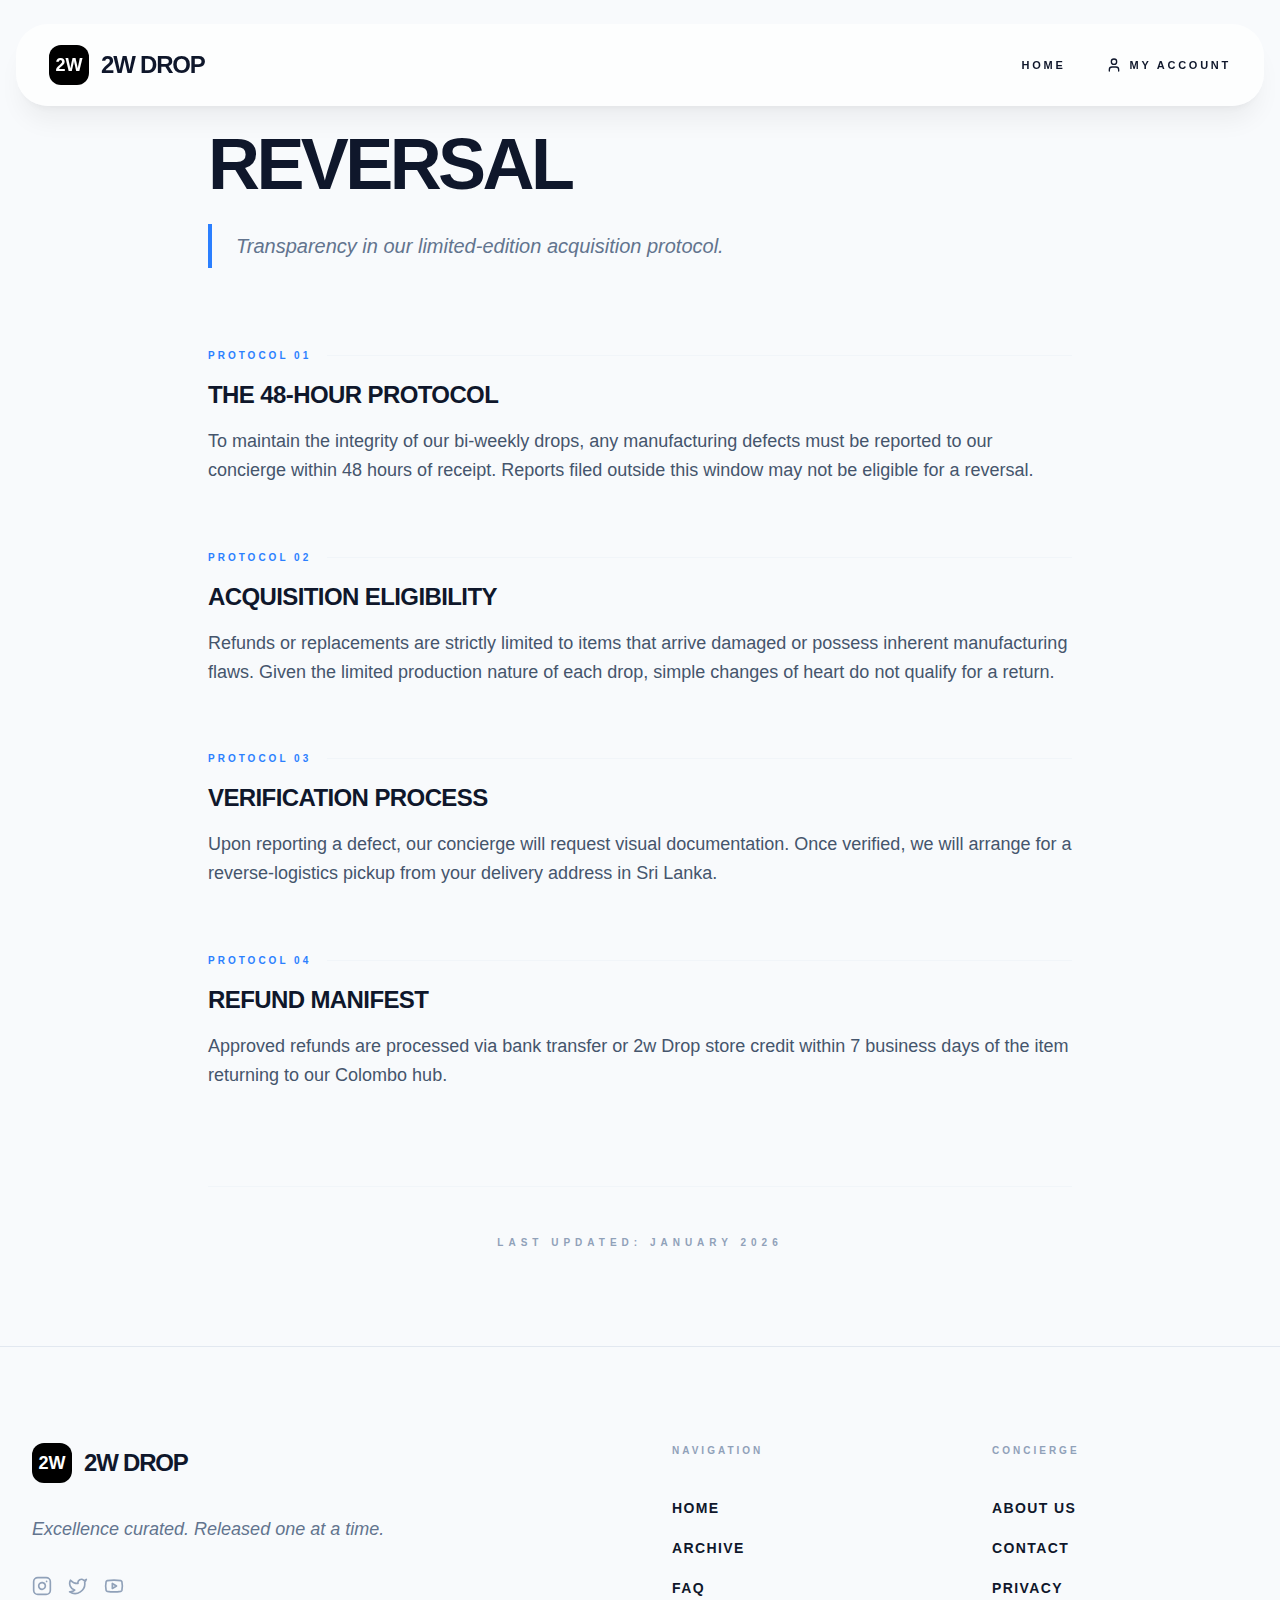
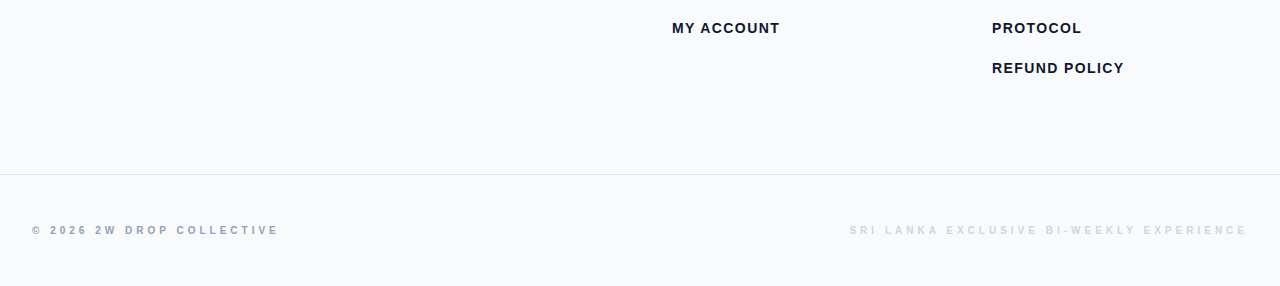
<file: refund.html>
<!DOCTYPE html><!--qdBEA1yzq7BiDU6JjA9Ou--><html lang="en"><head><meta charSet="utf-8"/><meta name="viewport" content="width=device-width, initial-scale=1"/><link rel="stylesheet" href="/_next/static/chunks/158ecab10e0f4da6.css" data-precedence="next"/><link rel="preload" as="script" fetchPriority="low" href="/_next/static/chunks/804393fe99543ecd.js"/><script src="/_next/static/chunks/82abf2d65f5428ae.js" async=""></script><script src="/_next/static/chunks/0ae136bed2d711ed.js" async=""></script><script src="/_next/static/chunks/ad4cf95c856c591c.js" async=""></script><script src="/_next/static/chunks/turbopack-a6655fab81e7b5cc.js" async=""></script><script src="/_next/static/chunks/969d7a677c6cdd3f.js" async=""></script><script src="/_next/static/chunks/ff1a16fafef87110.js" async=""></script><script src="/_next/static/chunks/d2be314c3ece3fbe.js" async=""></script><title>Create Next App</title><meta name="description" content="Generated by create next app"/><link rel="icon" href="/favicon.ico?favicon.0b3bf435.ico" sizes="256x256" type="image/x-icon"/><script src="/_next/static/chunks/a6dad97d9634a72d.js" noModule=""></script></head><body class="bg-slate-50 text-slate-900 min-h-screen"><div hidden=""><!--$--><!--/$--></div><div class="flex flex-col min-h-screen selection:bg-blue-500 selection:text-white"><nav class="fixed top-0 left-0 right-0 z-50 transition-all duration-300 px-0 md:px-4"><div class="glass mx-auto max-w-7xl md:mt-6 rounded-none md:rounded-[2rem] px-6 md:px-8 py-3 md:py-5 flex items-center justify-between border-b md:border border-slate-200 shadow-xl shadow-black/5"><a class="flex items-center gap-3 group" href="/"><div class="w-8 h-8 md:w-10 md:h-10 bg-black rounded-xl flex items-center justify-center text-white font-black text-base md:text-lg group-hover:scale-110 transition-transform">2W</div><span class="text-xl md:text-2xl font-black tracking-tighter uppercase">2w Drop</span></a><div class="hidden md:flex items-center gap-10 text-[11px] font-black uppercase tracking-[0.25em]"><a class="hover:text-blue-500 transition-colors" href="/">Home</a><a class="flex items-center gap-2 hover:text-blue-500 transition-colors" href="/purchased"><svg xmlns="http://www.w3.org/2000/svg" width="16" height="16" viewBox="0 0 24 24" fill="none" stroke="currentColor" stroke-width="2" stroke-linecap="round" stroke-linejoin="round" class="lucide lucide-user" aria-hidden="true"><path d="M19 21v-2a4 4 0 0 0-4-4H9a4 4 0 0 0-4 4v2"></path><circle cx="12" cy="7" r="4"></circle></svg> My Account</a></div><button class="md:hidden p-2"><svg xmlns="http://www.w3.org/2000/svg" width="24" height="24" viewBox="0 0 24 24" fill="none" stroke="currentColor" stroke-width="2" stroke-linecap="round" stroke-linejoin="round" class="lucide lucide-menu" aria-hidden="true"><path d="M4 5h16"></path><path d="M4 12h16"></path><path d="M4 19h16"></path></svg></button></div></nav><main class="flex-grow"><div class="pt-32 pb-24 px-4 max-w-4xl mx-auto min-h-[70vh]"><header class="mb-20"><h1 class="text-5xl md:text-7xl font-black tracking-tighter uppercase mb-6 leading-none">Reversal</h1><p class="text-xl text-slate-500 italic border-l-4 border-blue-500 pl-6 py-2">Transparency in our limited-edition acquisition protocol.</p></header><div class="space-y-16"><section class="space-y-4"><div class="flex items-center gap-4"><span class="text-[10px] font-black text-blue-500 uppercase tracking-[0.3em]">Protocol <!-- -->01</span><div class="h-px flex-grow bg-slate-100"></div></div><h2 class="text-2xl font-black uppercase tracking-tight">The 48-Hour Protocol</h2><div class="prose prose-slate max-w-none"><p class="text-slate-600 leading-relaxed text-lg whitespace-pre-line">To maintain the integrity of our bi-weekly drops, any manufacturing defects must be reported to our concierge within 48 hours of receipt. Reports filed outside this window may not be eligible for a reversal.</p></div></section><section class="space-y-4"><div class="flex items-center gap-4"><span class="text-[10px] font-black text-blue-500 uppercase tracking-[0.3em]">Protocol <!-- -->02</span><div class="h-px flex-grow bg-slate-100"></div></div><h2 class="text-2xl font-black uppercase tracking-tight">Acquisition Eligibility</h2><div class="prose prose-slate max-w-none"><p class="text-slate-600 leading-relaxed text-lg whitespace-pre-line">Refunds or replacements are strictly limited to items that arrive damaged or possess inherent manufacturing flaws. Given the limited production nature of each drop, simple changes of heart do not qualify for a return.</p></div></section><section class="space-y-4"><div class="flex items-center gap-4"><span class="text-[10px] font-black text-blue-500 uppercase tracking-[0.3em]">Protocol <!-- -->03</span><div class="h-px flex-grow bg-slate-100"></div></div><h2 class="text-2xl font-black uppercase tracking-tight">Verification Process</h2><div class="prose prose-slate max-w-none"><p class="text-slate-600 leading-relaxed text-lg whitespace-pre-line">Upon reporting a defect, our concierge will request visual documentation. Once verified, we will arrange for a reverse-logistics pickup from your delivery address in Sri Lanka.</p></div></section><section class="space-y-4"><div class="flex items-center gap-4"><span class="text-[10px] font-black text-blue-500 uppercase tracking-[0.3em]">Protocol <!-- -->04</span><div class="h-px flex-grow bg-slate-100"></div></div><h2 class="text-2xl font-black uppercase tracking-tight">Refund Manifest</h2><div class="prose prose-slate max-w-none"><p class="text-slate-600 leading-relaxed text-lg whitespace-pre-line">Approved refunds are processed via bank transfer or 2w Drop store credit within 7 business days of the item returning to our Colombo hub.</p></div></section></div><footer class="mt-24 pt-12 border-t border-slate-100 text-center"><p class="text-[10px] font-black text-slate-400 uppercase tracking-[0.5em]">Last Updated:<!-- --> <!-- -->January 2026</p></footer></div><!--$--><!--/$--></main><footer class="bg-slate-50 pt-24 pb-12 border-t border-slate-200"><div class="max-w-7xl mx-auto px-8 grid md:grid-cols-4 gap-16 mb-24"><div class="col-span-1 md:col-span-2 space-y-8"><a class="flex items-center gap-3" href="/"><div class="w-10 h-10 bg-black rounded-xl flex items-center justify-center text-white font-black text-lg">2W</div><span class="text-2xl font-black tracking-tighter uppercase">2w Drop</span></a><p class="text-slate-500 text-lg leading-relaxed max-w-md italic">Excellence curated. Released one at a time.</p><div class="flex gap-4"><svg xmlns="http://www.w3.org/2000/svg" width="20" height="20" viewBox="0 0 24 24" fill="none" stroke="currentColor" stroke-width="2" stroke-linecap="round" stroke-linejoin="round" class="lucide lucide-instagram text-slate-400 hover:text-blue-500 cursor-pointer transition-colors" aria-hidden="true"><rect width="20" height="20" x="2" y="2" rx="5" ry="5"></rect><path d="M16 11.37A4 4 0 1 1 12.63 8 4 4 0 0 1 16 11.37z"></path><line x1="17.5" x2="17.51" y1="6.5" y2="6.5"></line></svg><svg xmlns="http://www.w3.org/2000/svg" width="20" height="20" viewBox="0 0 24 24" fill="none" stroke="currentColor" stroke-width="2" stroke-linecap="round" stroke-linejoin="round" class="lucide lucide-twitter text-slate-400 hover:text-blue-500 cursor-pointer transition-colors" aria-hidden="true"><path d="M22 4s-.7 2.1-2 3.4c1.6 10-9.4 17.3-18 11.6 2.2.1 4.4-.6 6-2C3 15.5.5 9.6 3 5c2.2 2.6 5.6 4.1 9 4-.9-4.2 4-6.6 7-3.8 1.1 0 3-1.2 3-1.2z"></path></svg><svg xmlns="http://www.w3.org/2000/svg" width="20" height="20" viewBox="0 0 24 24" fill="none" stroke="currentColor" stroke-width="2" stroke-linecap="round" stroke-linejoin="round" class="lucide lucide-youtube text-slate-400 hover:text-blue-500 cursor-pointer transition-colors" aria-hidden="true"><path d="M2.5 17a24.12 24.12 0 0 1 0-10 2 2 0 0 1 1.4-1.4 49.56 49.56 0 0 1 16.2 0A2 2 0 0 1 21.5 7a24.12 24.12 0 0 1 0 10 2 2 0 0 1-1.4 1.4 49.55 49.55 0 0 1-16.2 0A2 2 0 0 1 2.5 17"></path><path d="m10 15 5-3-5-3z"></path></svg></div></div><div><h4 class="font-black text-[10px] uppercase tracking-[0.3em] mb-10 text-slate-400">Navigation</h4><ul class="space-y-5 text-sm font-bold uppercase tracking-widest"><li><a class="hover:text-blue-500 transition-colors" href="/">Home</a></li><li><a class="hover:text-blue-500 transition-colors" href="/archive">Archive</a></li><li><a class="hover:text-blue-500 transition-colors" href="/faq">FAQ</a></li><li><a class="hover:text-blue-500 transition-colors" href="/purchased">My Account</a></li></ul></div><div><h4 class="font-black text-[10px] uppercase tracking-[0.3em] mb-10 text-slate-400">Concierge</h4><ul class="space-y-5 text-sm font-bold uppercase tracking-widest"><li><a class="hover:text-blue-500 transition-colors" href="/about">About Us</a></li><li><a class="hover:text-blue-500 transition-colors" href="/contact">Contact</a></li><li><a class="hover:text-blue-500 transition-colors" href="/privacy">Privacy</a></li><li><a class="hover:text-blue-500 transition-colors" href="/terms">Protocol</a></li><li><a class="hover:text-blue-500 transition-colors" href="/refund">Refund Policy</a></li></ul></div></div><div class="max-w-7xl mx-auto px-8 flex flex-col md:flex-row justify-between items-center border-t border-slate-200 pt-12 text-slate-400 text-[10px] font-black uppercase tracking-[0.4em]"><span>© <!-- -->2026<!-- --> 2w Drop Collective</span><span class="mt-4 md:mt-0 opacity-40">Sri Lanka Exclusive Bi-Weekly Experience</span></div></footer></div><script src="/_next/static/chunks/804393fe99543ecd.js" id="_R_" async=""></script><script>(self.__next_f=self.__next_f||[]).push([0])</script><script>self.__next_f.push([1,"1:\"$Sreact.fragment\"\n2:I[62008,[\"/_next/static/chunks/969d7a677c6cdd3f.js\"],\"StoreProvider\"]\n3:I[70119,[\"/_next/static/chunks/969d7a677c6cdd3f.js\"],\"Header\"]\n4:I[39756,[\"/_next/static/chunks/ff1a16fafef87110.js\",\"/_next/static/chunks/d2be314c3ece3fbe.js\"],\"default\"]\n5:I[37457,[\"/_next/static/chunks/ff1a16fafef87110.js\",\"/_next/static/chunks/d2be314c3ece3fbe.js\"],\"default\"]\n6:I[22016,[\"/_next/static/chunks/969d7a677c6cdd3f.js\"],\"\"]\ne:I[68027,[],\"default\"]\n:HL[\"/_next/static/chunks/158ecab10e0f4da6.css\",\"style\"]\n"])</script><script>self.__next_f.push([1,"0:{\"P\":null,\"b\":\"qdBEA1yzq7BiDU6JjA9Ou\",\"c\":[\"\",\"refund\"],\"q\":\"\",\"i\":false,\"f\":[[[\"\",{\"children\":[\"refund\",{\"children\":[\"__PAGE__\",{}]}]},\"$undefined\",\"$undefined\",true],[[\"$\",\"$1\",\"c\",{\"children\":[[[\"$\",\"link\",\"0\",{\"rel\":\"stylesheet\",\"href\":\"/_next/static/chunks/158ecab10e0f4da6.css\",\"precedence\":\"next\",\"crossOrigin\":\"$undefined\",\"nonce\":\"$undefined\"}],[\"$\",\"script\",\"script-0\",{\"src\":\"/_next/static/chunks/969d7a677c6cdd3f.js\",\"async\":true,\"nonce\":\"$undefined\"}]],[\"$\",\"html\",null,{\"lang\":\"en\",\"children\":[\"$\",\"body\",null,{\"className\":\"bg-slate-50 text-slate-900 min-h-screen\",\"children\":[\"$\",\"$L2\",null,{\"children\":[\"$\",\"div\",null,{\"className\":\"flex flex-col min-h-screen selection:bg-blue-500 selection:text-white\",\"children\":[[\"$\",\"$L3\",null,{}],[\"$\",\"main\",null,{\"className\":\"flex-grow\",\"children\":[\"$\",\"$L4\",null,{\"parallelRouterKey\":\"children\",\"error\":\"$undefined\",\"errorStyles\":\"$undefined\",\"errorScripts\":\"$undefined\",\"template\":[\"$\",\"$L5\",null,{}],\"templateStyles\":\"$undefined\",\"templateScripts\":\"$undefined\",\"notFound\":[[[\"$\",\"title\",null,{\"children\":\"404: This page could not be found.\"}],[\"$\",\"div\",null,{\"style\":{\"fontFamily\":\"system-ui,\\\"Segoe UI\\\",Roboto,Helvetica,Arial,sans-serif,\\\"Apple Color Emoji\\\",\\\"Segoe UI Emoji\\\"\",\"height\":\"100vh\",\"textAlign\":\"center\",\"display\":\"flex\",\"flexDirection\":\"column\",\"alignItems\":\"center\",\"justifyContent\":\"center\"},\"children\":[\"$\",\"div\",null,{\"children\":[[\"$\",\"style\",null,{\"dangerouslySetInnerHTML\":{\"__html\":\"body{color:#000;background:#fff;margin:0}.next-error-h1{border-right:1px solid rgba(0,0,0,.3)}@media (prefers-color-scheme:dark){body{color:#fff;background:#000}.next-error-h1{border-right:1px solid rgba(255,255,255,.3)}}\"}}],[\"$\",\"h1\",null,{\"className\":\"next-error-h1\",\"style\":{\"display\":\"inline-block\",\"margin\":\"0 20px 0 0\",\"padding\":\"0 23px 0 0\",\"fontSize\":24,\"fontWeight\":500,\"verticalAlign\":\"top\",\"lineHeight\":\"49px\"},\"children\":404}],[\"$\",\"div\",null,{\"style\":{\"display\":\"inline-block\"},\"children\":[\"$\",\"h2\",null,{\"style\":{\"fontSize\":14,\"fontWeight\":400,\"lineHeight\":\"49px\",\"margin\":0},\"children\":\"This page could not be found.\"}]}]]}]}]],[]],\"forbidden\":\"$undefined\",\"unauthorized\":\"$undefined\"}]}],[\"$\",\"footer\",null,{\"className\":\"bg-slate-50 pt-24 pb-12 border-t border-slate-200\",\"children\":[[\"$\",\"div\",null,{\"className\":\"max-w-7xl mx-auto px-8 grid md:grid-cols-4 gap-16 mb-24\",\"children\":[[\"$\",\"div\",null,{\"className\":\"col-span-1 md:col-span-2 space-y-8\",\"children\":[[\"$\",\"$L6\",null,{\"href\":\"/\",\"className\":\"flex items-center gap-3\",\"children\":[[\"$\",\"div\",null,{\"className\":\"w-10 h-10 bg-black rounded-xl flex items-center justify-center text-white font-black text-lg\",\"children\":\"2W\"}],[\"$\",\"span\",null,{\"className\":\"text-2xl font-black tracking-tighter uppercase\",\"children\":\"2w Drop\"}]]}],[\"$\",\"p\",null,{\"className\":\"text-slate-500 text-lg leading-relaxed max-w-md italic\",\"children\":\"Excellence curated. Released one at a time.\"}],[\"$\",\"div\",null,{\"className\":\"flex gap-4\",\"children\":[[\"$\",\"svg\",null,{\"ref\":\"$undefined\",\"xmlns\":\"http://www.w3.org/2000/svg\",\"width\":20,\"height\":20,\"viewBox\":\"0 0 24 24\",\"fill\":\"none\",\"stroke\":\"currentColor\",\"strokeWidth\":2,\"strokeLinecap\":\"round\",\"strokeLinejoin\":\"round\",\"className\":\"lucide lucide-instagram text-slate-400 hover:text-blue-500 cursor-pointer transition-colors\",\"aria-hidden\":\"true\",\"children\":[[\"$\",\"rect\",\"2e1cvw\",{\"width\":\"20\",\"height\":\"20\",\"x\":\"2\",\"y\":\"2\",\"rx\":\"5\",\"ry\":\"5\"}],[\"$\",\"path\",\"9exkf1\",{\"d\":\"M16 11.37A4 4 0 1 1 12.63 8 4 4 0 0 1 16 11.37z\"}],[\"$\",\"line\",\"r4j83e\",{\"x1\":\"17.5\",\"x2\":\"17.51\",\"y1\":\"6.5\",\"y2\":\"6.5\"}],\"$undefined\"]}],[\"$\",\"svg\",null,{\"ref\":\"$undefined\",\"xmlns\":\"http://www.w3.org/2000/svg\",\"width\":20,\"height\":20,\"viewBox\":\"0 0 24 24\",\"fill\":\"none\",\"stroke\":\"currentColor\",\"strokeWidth\":2,\"strokeLinecap\":\"round\",\"strokeLinejoin\":\"round\",\"className\":\"lucide lucide-twitter text-slate-400 hover:text-blue-500 cursor-pointer transition-colors\",\"aria-hidden\":\"true\",\"children\":[[\"$\",\"path\",\"pff0z6\",{\"d\":\"M22 4s-.7 2.1-2 3.4c1.6 10-9.4 17.3-18 11.6 2.2.1 4.4-.6 6-2C3 15.5.5 9.6 3 5c2.2 2.6 5.6 4.1 9 4-.9-4.2 4-6.6 7-3.8 1.1 0 3-1.2 3-1.2z\"}],\"$undefined\"]}],[\"$\",\"svg\",null,{\"ref\":\"$undefined\",\"xmlns\":\"http://www.w3.org/2000/svg\",\"width\":20,\"height\":20,\"viewBox\":\"0 0 24 24\",\"fill\":\"none\",\"stroke\":\"currentColor\",\"strokeWidth\":2,\"strokeLinecap\":\"round\",\"strokeLinejoin\":\"round\",\"className\":\"lucide lucide-youtube text-slate-400 hover:text-blue-500 cursor-pointer transition-colors\",\"aria-hidden\":\"true\",\"children\":[[\"$\",\"path\",\"1q2vi4\",{\"d\":\"M2.5 17a24.12 24.12 0 0 1 0-10 2 2 0 0 1 1.4-1.4 49.56 49.56 0 0 1 16.2 0A2 2 0 0 1 21.5 7a24.12 24.12 0 0 1 0 10 2 2 0 0 1-1.4 1.4 49.55 49.55 0 0 1-16.2 0A2 2 0 0 1 2.5 17\"}],\"$L7\",\"$undefined\"]}]]}]]}],\"$L8\",\"$L9\"]}],\"$La\"]}]]}]}]}]}]]}],{\"children\":[\"$Lb\",{\"children\":[\"$Lc\",{},null,false,false]},null,false,false]},null,false,false],\"$Ld\",false]],\"m\":\"$undefined\",\"G\":[\"$e\",[]],\"S\":true}\n"])</script><script>self.__next_f.push([1,"f:I[97367,[\"/_next/static/chunks/ff1a16fafef87110.js\",\"/_next/static/chunks/d2be314c3ece3fbe.js\"],\"OutletBoundary\"]\n10:\"$Sreact.suspense\"\n12:I[97367,[\"/_next/static/chunks/ff1a16fafef87110.js\",\"/_next/static/chunks/d2be314c3ece3fbe.js\"],\"ViewportBoundary\"]\n14:I[97367,[\"/_next/static/chunks/ff1a16fafef87110.js\",\"/_next/static/chunks/d2be314c3ece3fbe.js\"],\"MetadataBoundary\"]\n7:[\"$\",\"path\",\"1jp15x\",{\"d\":\"m10 15 5-3-5-3z\"}]\n8:[\"$\",\"div\",null,{\"children\":[[\"$\",\"h4\",null,{\"className\":\"font-black text-[10px] uppercase tracking-[0.3em] mb-10 text-slate-400\",\"children\":\"Navigation\"}],[\"$\",\"ul\",null,{\"className\":\"space-y-5 text-sm font-bold uppercase tracking-widest\",\"children\":[[\"$\",\"li\",null,{\"children\":[\"$\",\"$L6\",null,{\"href\":\"/\",\"className\":\"hover:text-blue-500 transition-colors\",\"children\":\"Home\"}]}],[\"$\",\"li\",null,{\"children\":[\"$\",\"$L6\",null,{\"href\":\"/archive\",\"className\":\"hover:text-blue-500 transition-colors\",\"children\":\"Archive\"}]}],[\"$\",\"li\",null,{\"children\":[\"$\",\"$L6\",null,{\"href\":\"/faq\",\"className\":\"hover:text-blue-500 transition-colors\",\"children\":\"FAQ\"}]}],[\"$\",\"li\",null,{\"children\":[\"$\",\"$L6\",null,{\"href\":\"/purchased\",\"className\":\"hover:text-blue-500 transition-colors\",\"children\":\"My Account\"}]}]]}]]}]\n9:[\"$\",\"div\",null,{\"children\":[[\"$\",\"h4\",null,{\"className\":\"font-black text-[10px] uppercase tracking-[0.3em] mb-10 text-slate-400\",\"children\":\"Concierge\"}],[\"$\",\"ul\",null,{\"className\":\"space-y-5 text-sm font-bold uppercase tracking-widest\",\"children\":[[\"$\",\"li\",null,{\"children\":[\"$\",\"$L6\",null,{\"href\":\"/about\",\"className\":\"hover:text-blue-500 transition-colors\",\"children\":\"About Us\"}]}],[\"$\",\"li\",null,{\"children\":[\"$\",\"$L6\",null,{\"href\":\"/contact\",\"className\":\"hover:text-blue-500 transition-colors\",\"children\":\"Contact\"}]}],[\"$\",\"li\",null,{\"children\":[\"$\",\"$L6\",null,{\"href\":\"/privacy\",\"className\":\"hover:text-blue-500 transition-colors\",\"children\":\"Privacy\"}]}],[\"$\",\"li\",null,{\"children\":[\"$\",\"$L6\",null,{\"href\":\"/terms\",\"className\":\"hover:text-blue-500 transition-colors\",\"children\":\"Protocol\"}]}],[\"$\",\"li\",null,{\"children\":[\"$\",\"$L6\",null,{\"href\":\"/refund\",\"className\":\"hover:text-blue-500 transition-colors\",\"children\":\"Refund Policy\"}]}]]}]]}]\na:[\"$\",\"div\",null,{\"className\":\"max-w-7xl mx-auto px-8 flex flex-col md:flex-row justify-between items-center border-t border-slate-200 pt-12 text-slate-400 text-[10px] font-black uppercase tracking-[0.4em]\",\"children\":[[\"$\",\"span\",null,{\"children\":[\"© \",2026,\" 2w Drop Collective\"]}],[\"$\",\"span\",null,{\"className\":\"mt-4 md:mt-0 opacity-40\",\"children\":\"Sri Lanka Exclusive Bi-Weekly Experience\"}]]}]\nb:[\"$\",\"$1\",\"c\",{\"children\":[null,[\"$\",\"$L4\",null,{\"parallelRouterKey\":\"children\",\"error\":\"$undefined\",\"errorStyles\":\"$undefined\",\"errorScripts\":\"$undefined\",\"template\":[\"$\",\"$L5\",null,{}],\"templateStyles\":\"$undefined\",\"templateScripts\":\"$undefined\",\"notFound\":\"$undefined\",\"forbidden\":\"$undefined\",\"unauthorized\":\"$undefined\"}]]}]\n"])</script><script>self.__next_f.push([1,"c:[\"$\",\"$1\",\"c\",{\"children\":[[\"$\",\"div\",null,{\"className\":\"pt-32 pb-24 px-4 max-w-4xl mx-auto min-h-[70vh]\",\"children\":[[\"$\",\"header\",null,{\"className\":\"mb-20\",\"children\":[[\"$\",\"h1\",null,{\"className\":\"text-5xl md:text-7xl font-black tracking-tighter uppercase mb-6 leading-none\",\"children\":\"Reversal\"}],[\"$\",\"p\",null,{\"className\":\"text-xl text-slate-500 italic border-l-4 border-blue-500 pl-6 py-2\",\"children\":\"Transparency in our limited-edition acquisition protocol.\"}]]}],[\"$\",\"div\",null,{\"className\":\"space-y-16\",\"children\":[[\"$\",\"section\",\"0\",{\"className\":\"space-y-4\",\"children\":[[\"$\",\"div\",null,{\"className\":\"flex items-center gap-4\",\"children\":[[\"$\",\"span\",null,{\"className\":\"text-[10px] font-black text-blue-500 uppercase tracking-[0.3em]\",\"children\":[\"Protocol \",\"01\"]}],[\"$\",\"div\",null,{\"className\":\"h-px flex-grow bg-slate-100\"}]]}],[\"$\",\"h2\",null,{\"className\":\"text-2xl font-black uppercase tracking-tight\",\"children\":\"The 48-Hour Protocol\"}],[\"$\",\"div\",null,{\"className\":\"prose prose-slate max-w-none\",\"children\":[\"$\",\"p\",null,{\"className\":\"text-slate-600 leading-relaxed text-lg whitespace-pre-line\",\"children\":\"To maintain the integrity of our bi-weekly drops, any manufacturing defects must be reported to our concierge within 48 hours of receipt. Reports filed outside this window may not be eligible for a reversal.\"}]}]]}],[\"$\",\"section\",\"1\",{\"className\":\"space-y-4\",\"children\":[[\"$\",\"div\",null,{\"className\":\"flex items-center gap-4\",\"children\":[[\"$\",\"span\",null,{\"className\":\"text-[10px] font-black text-blue-500 uppercase tracking-[0.3em]\",\"children\":[\"Protocol \",\"02\"]}],[\"$\",\"div\",null,{\"className\":\"h-px flex-grow bg-slate-100\"}]]}],[\"$\",\"h2\",null,{\"className\":\"text-2xl font-black uppercase tracking-tight\",\"children\":\"Acquisition Eligibility\"}],[\"$\",\"div\",null,{\"className\":\"prose prose-slate max-w-none\",\"children\":[\"$\",\"p\",null,{\"className\":\"text-slate-600 leading-relaxed text-lg whitespace-pre-line\",\"children\":\"Refunds or replacements are strictly limited to items that arrive damaged or possess inherent manufacturing flaws. Given the limited production nature of each drop, simple changes of heart do not qualify for a return.\"}]}]]}],[\"$\",\"section\",\"2\",{\"className\":\"space-y-4\",\"children\":[[\"$\",\"div\",null,{\"className\":\"flex items-center gap-4\",\"children\":[[\"$\",\"span\",null,{\"className\":\"text-[10px] font-black text-blue-500 uppercase tracking-[0.3em]\",\"children\":[\"Protocol \",\"03\"]}],[\"$\",\"div\",null,{\"className\":\"h-px flex-grow bg-slate-100\"}]]}],[\"$\",\"h2\",null,{\"className\":\"text-2xl font-black uppercase tracking-tight\",\"children\":\"Verification Process\"}],[\"$\",\"div\",null,{\"className\":\"prose prose-slate max-w-none\",\"children\":[\"$\",\"p\",null,{\"className\":\"text-slate-600 leading-relaxed text-lg whitespace-pre-line\",\"children\":\"Upon reporting a defect, our concierge will request visual documentation. Once verified, we will arrange for a reverse-logistics pickup from your delivery address in Sri Lanka.\"}]}]]}],[\"$\",\"section\",\"3\",{\"className\":\"space-y-4\",\"children\":[[\"$\",\"div\",null,{\"className\":\"flex items-center gap-4\",\"children\":[[\"$\",\"span\",null,{\"className\":\"text-[10px] font-black text-blue-500 uppercase tracking-[0.3em]\",\"children\":[\"Protocol \",\"04\"]}],[\"$\",\"div\",null,{\"className\":\"h-px flex-grow bg-slate-100\"}]]}],[\"$\",\"h2\",null,{\"className\":\"text-2xl font-black uppercase tracking-tight\",\"children\":\"Refund Manifest\"}],[\"$\",\"div\",null,{\"className\":\"prose prose-slate max-w-none\",\"children\":[\"$\",\"p\",null,{\"className\":\"text-slate-600 leading-relaxed text-lg whitespace-pre-line\",\"children\":\"Approved refunds are processed via bank transfer or 2w Drop store credit within 7 business days of the item returning to our Colombo hub.\"}]}]]}]]}],[\"$\",\"footer\",null,{\"className\":\"mt-24 pt-12 border-t border-slate-100 text-center\",\"children\":[\"$\",\"p\",null,{\"className\":\"text-[10px] font-black text-slate-400 uppercase tracking-[0.5em]\",\"children\":[\"Last Updated:\",\" \",\"January 2026\"]}]}]]}],null,[\"$\",\"$Lf\",null,{\"children\":[\"$\",\"$10\",null,{\"name\":\"Next.MetadataOutlet\",\"children\":\"$@11\"}]}]]}]\n"])</script><script>self.__next_f.push([1,"d:[\"$\",\"$1\",\"h\",{\"children\":[null,[\"$\",\"$L12\",null,{\"children\":\"$L13\"}],[\"$\",\"div\",null,{\"hidden\":true,\"children\":[\"$\",\"$L14\",null,{\"children\":[\"$\",\"$10\",null,{\"name\":\"Next.Metadata\",\"children\":\"$L15\"}]}]}],null]}]\n"])</script><script>self.__next_f.push([1,"13:[[\"$\",\"meta\",\"0\",{\"charSet\":\"utf-8\"}],[\"$\",\"meta\",\"1\",{\"name\":\"viewport\",\"content\":\"width=device-width, initial-scale=1\"}]]\n"])</script><script>self.__next_f.push([1,"16:I[27201,[\"/_next/static/chunks/ff1a16fafef87110.js\",\"/_next/static/chunks/d2be314c3ece3fbe.js\"],\"IconMark\"]\n11:null\n15:[[\"$\",\"title\",\"0\",{\"children\":\"Create Next App\"}],[\"$\",\"meta\",\"1\",{\"name\":\"description\",\"content\":\"Generated by create next app\"}],[\"$\",\"link\",\"2\",{\"rel\":\"icon\",\"href\":\"/favicon.ico?favicon.0b3bf435.ico\",\"sizes\":\"256x256\",\"type\":\"image/x-icon\"}],[\"$\",\"$L16\",\"3\",{}]]\n"])</script></body></html>
</file>
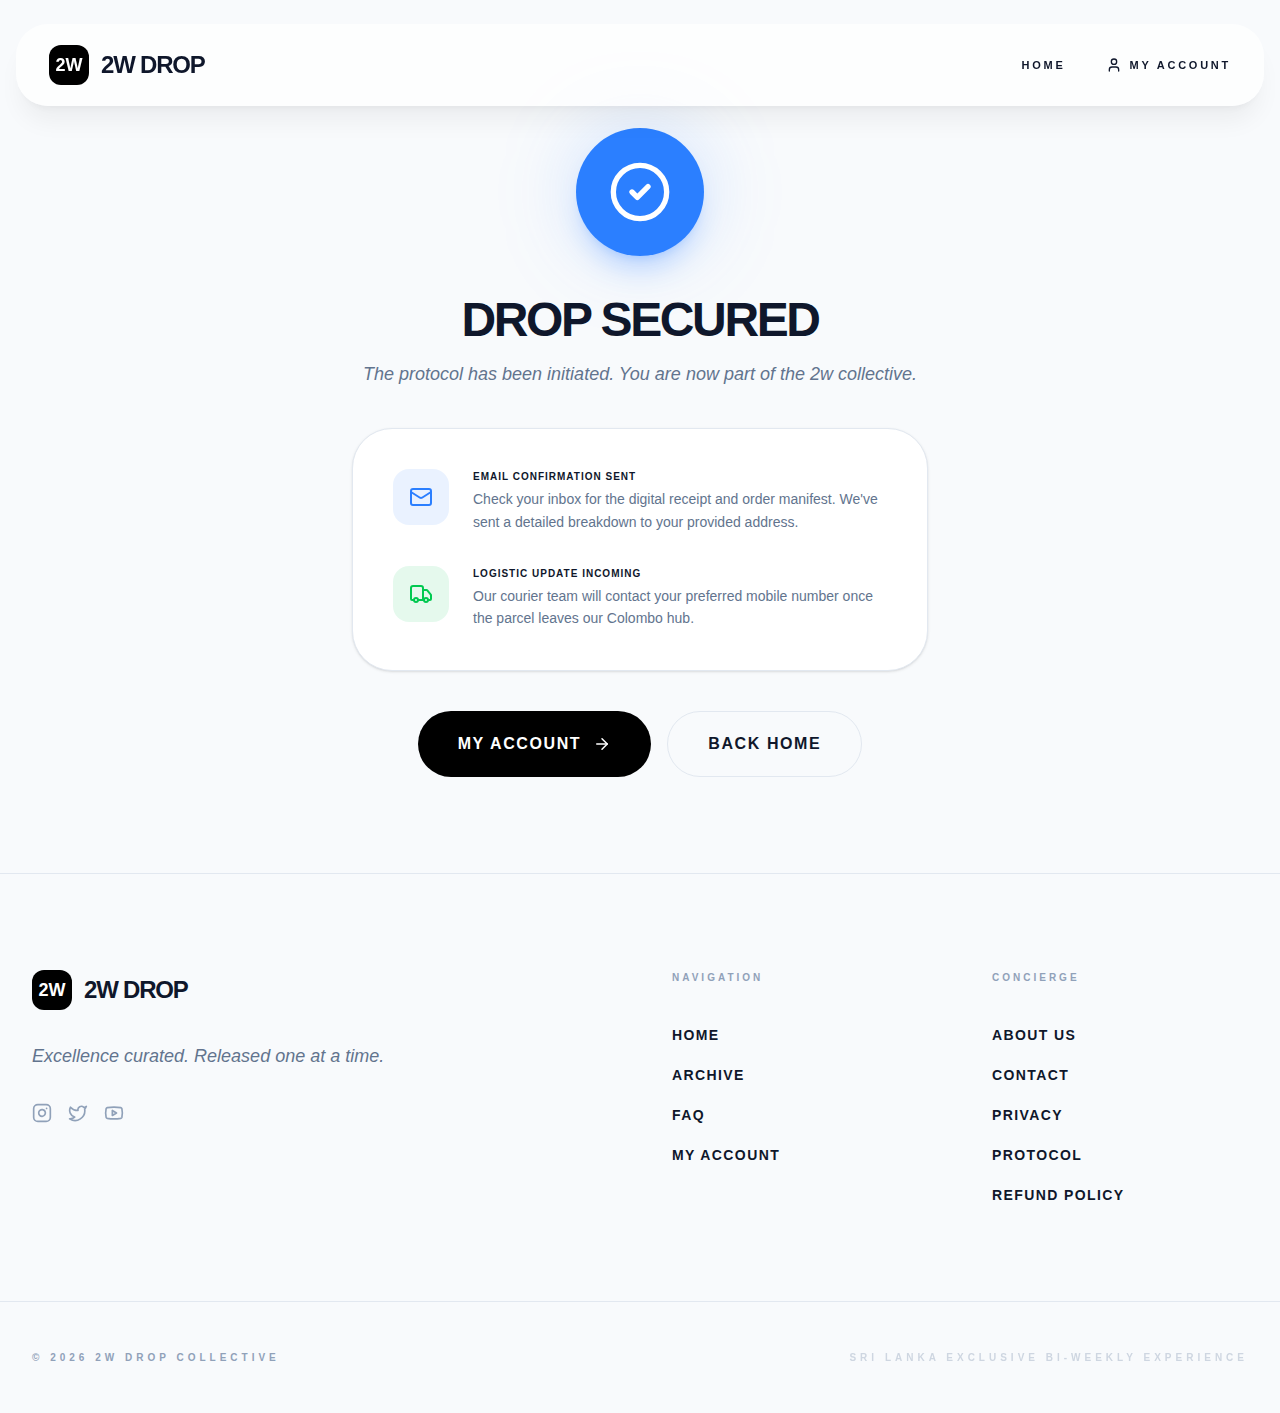
<file: success.html>
<!DOCTYPE html><!--qdBEA1yzq7BiDU6JjA9Ou--><html lang="en"><head><meta charSet="utf-8"/><meta name="viewport" content="width=device-width, initial-scale=1"/><link rel="stylesheet" href="/_next/static/chunks/158ecab10e0f4da6.css" data-precedence="next"/><link rel="preload" as="script" fetchPriority="low" href="/_next/static/chunks/804393fe99543ecd.js"/><script src="/_next/static/chunks/82abf2d65f5428ae.js" async=""></script><script src="/_next/static/chunks/0ae136bed2d711ed.js" async=""></script><script src="/_next/static/chunks/ad4cf95c856c591c.js" async=""></script><script src="/_next/static/chunks/turbopack-a6655fab81e7b5cc.js" async=""></script><script src="/_next/static/chunks/969d7a677c6cdd3f.js" async=""></script><script src="/_next/static/chunks/ff1a16fafef87110.js" async=""></script><script src="/_next/static/chunks/d2be314c3ece3fbe.js" async=""></script><title>Create Next App</title><meta name="description" content="Generated by create next app"/><link rel="icon" href="/favicon.ico?favicon.0b3bf435.ico" sizes="256x256" type="image/x-icon"/><script src="/_next/static/chunks/a6dad97d9634a72d.js" noModule=""></script></head><body class="bg-slate-50 text-slate-900 min-h-screen"><div hidden=""><!--$--><!--/$--></div><div class="flex flex-col min-h-screen selection:bg-blue-500 selection:text-white"><nav class="fixed top-0 left-0 right-0 z-50 transition-all duration-300 px-0 md:px-4"><div class="glass mx-auto max-w-7xl md:mt-6 rounded-none md:rounded-[2rem] px-6 md:px-8 py-3 md:py-5 flex items-center justify-between border-b md:border border-slate-200 shadow-xl shadow-black/5"><a class="flex items-center gap-3 group" href="/"><div class="w-8 h-8 md:w-10 md:h-10 bg-black rounded-xl flex items-center justify-center text-white font-black text-base md:text-lg group-hover:scale-110 transition-transform">2W</div><span class="text-xl md:text-2xl font-black tracking-tighter uppercase">2w Drop</span></a><div class="hidden md:flex items-center gap-10 text-[11px] font-black uppercase tracking-[0.25em]"><a class="hover:text-blue-500 transition-colors" href="/">Home</a><a class="flex items-center gap-2 hover:text-blue-500 transition-colors" href="/purchased"><svg xmlns="http://www.w3.org/2000/svg" width="16" height="16" viewBox="0 0 24 24" fill="none" stroke="currentColor" stroke-width="2" stroke-linecap="round" stroke-linejoin="round" class="lucide lucide-user" aria-hidden="true"><path d="M19 21v-2a4 4 0 0 0-4-4H9a4 4 0 0 0-4 4v2"></path><circle cx="12" cy="7" r="4"></circle></svg> My Account</a></div><button class="md:hidden p-2"><svg xmlns="http://www.w3.org/2000/svg" width="24" height="24" viewBox="0 0 24 24" fill="none" stroke="currentColor" stroke-width="2" stroke-linecap="round" stroke-linejoin="round" class="lucide lucide-menu" aria-hidden="true"><path d="M4 5h16"></path><path d="M4 12h16"></path><path d="M4 19h16"></path></svg></button></div></nav><main class="flex-grow"><div class="min-h-[90vh] flex items-center justify-center pt-32 pb-24 px-4"><div class="max-w-xl w-full text-center space-y-10 animate-in fade-in zoom-in-95 duration-700"><div class="relative mx-auto w-32 h-32"><div class="absolute inset-0 bg-blue-500/20 blur-2xl rounded-full animate-pulse"></div><div class="relative w-32 h-32 bg-blue-500 rounded-full flex items-center justify-center text-white shadow-xl shadow-blue-500/20"><svg xmlns="http://www.w3.org/2000/svg" width="64" height="64" viewBox="0 0 24 24" fill="none" stroke="currentColor" stroke-width="2" stroke-linecap="round" stroke-linejoin="round" class="lucide lucide-circle-check" aria-hidden="true"><circle cx="12" cy="12" r="10"></circle><path d="m9 12 2 2 4-4"></path></svg></div></div><div class="space-y-4"><h1 class="text-5xl font-black tracking-tighter uppercase leading-none">Drop Secured</h1><p class="text-slate-500 text-lg italic">The protocol has been initiated. You are now part of the 2w collective.</p></div><div class="p-10 bg-white border border-slate-200 rounded-[2.5rem] shadow-sm space-y-8"><div class="flex flex-col md:flex-row gap-6 items-start text-left"><div class="p-4 bg-blue-500/10 rounded-2xl text-blue-500"><svg xmlns="http://www.w3.org/2000/svg" width="24" height="24" viewBox="0 0 24 24" fill="none" stroke="currentColor" stroke-width="2" stroke-linecap="round" stroke-linejoin="round" class="lucide lucide-mail" aria-hidden="true"><path d="m22 7-8.991 5.727a2 2 0 0 1-2.009 0L2 7"></path><rect x="2" y="4" width="20" height="16" rx="2"></rect></svg></div><div><h4 class="font-black text-[10px] uppercase tracking-widest mb-1">Email Confirmation Sent</h4><p class="text-slate-500 text-sm leading-relaxed">Check your inbox for the digital receipt and order manifest. We&#x27;ve sent a detailed breakdown to your provided address.</p></div></div><div class="flex flex-col md:flex-row gap-6 items-start text-left"><div class="p-4 bg-green-500/10 rounded-2xl text-green-500"><svg xmlns="http://www.w3.org/2000/svg" width="24" height="24" viewBox="0 0 24 24" fill="none" stroke="currentColor" stroke-width="2" stroke-linecap="round" stroke-linejoin="round" class="lucide lucide-truck" aria-hidden="true"><path d="M14 18V6a2 2 0 0 0-2-2H4a2 2 0 0 0-2 2v11a1 1 0 0 0 1 1h2"></path><path d="M15 18H9"></path><path d="M19 18h2a1 1 0 0 0 1-1v-3.65a1 1 0 0 0-.22-.624l-3.48-4.35A1 1 0 0 0 17.52 8H14"></path><circle cx="17" cy="18" r="2"></circle><circle cx="7" cy="18" r="2"></circle></svg></div><div><h4 class="font-black text-[10px] uppercase tracking-widest mb-1">Logistic Update Incoming</h4><p class="text-slate-500 text-sm leading-relaxed">Our courier team will contact your preferred mobile number once the parcel leaves our Colombo hub.</p></div></div></div><div class="flex flex-col sm:flex-row gap-4 justify-center"><a class="px-10 py-5 bg-black text-white font-black uppercase tracking-widest rounded-full flex items-center justify-center gap-3 hover:scale-105 transition-transform" href="/purchased">My Account <svg xmlns="http://www.w3.org/2000/svg" width="18" height="18" viewBox="0 0 24 24" fill="none" stroke="currentColor" stroke-width="2" stroke-linecap="round" stroke-linejoin="round" class="lucide lucide-arrow-right" aria-hidden="true"><path d="M5 12h14"></path><path d="m12 5 7 7-7 7"></path></svg></a><a class="px-10 py-5 border border-slate-200 font-black uppercase tracking-widest rounded-full flex items-center justify-center gap-3 hover:bg-slate-50 transition-colors" href="/">Back Home</a></div></div></div><!--$--><!--/$--></main><footer class="bg-slate-50 pt-24 pb-12 border-t border-slate-200"><div class="max-w-7xl mx-auto px-8 grid md:grid-cols-4 gap-16 mb-24"><div class="col-span-1 md:col-span-2 space-y-8"><a class="flex items-center gap-3" href="/"><div class="w-10 h-10 bg-black rounded-xl flex items-center justify-center text-white font-black text-lg">2W</div><span class="text-2xl font-black tracking-tighter uppercase">2w Drop</span></a><p class="text-slate-500 text-lg leading-relaxed max-w-md italic">Excellence curated. Released one at a time.</p><div class="flex gap-4"><svg xmlns="http://www.w3.org/2000/svg" width="20" height="20" viewBox="0 0 24 24" fill="none" stroke="currentColor" stroke-width="2" stroke-linecap="round" stroke-linejoin="round" class="lucide lucide-instagram text-slate-400 hover:text-blue-500 cursor-pointer transition-colors" aria-hidden="true"><rect width="20" height="20" x="2" y="2" rx="5" ry="5"></rect><path d="M16 11.37A4 4 0 1 1 12.63 8 4 4 0 0 1 16 11.37z"></path><line x1="17.5" x2="17.51" y1="6.5" y2="6.5"></line></svg><svg xmlns="http://www.w3.org/2000/svg" width="20" height="20" viewBox="0 0 24 24" fill="none" stroke="currentColor" stroke-width="2" stroke-linecap="round" stroke-linejoin="round" class="lucide lucide-twitter text-slate-400 hover:text-blue-500 cursor-pointer transition-colors" aria-hidden="true"><path d="M22 4s-.7 2.1-2 3.4c1.6 10-9.4 17.3-18 11.6 2.2.1 4.4-.6 6-2C3 15.5.5 9.6 3 5c2.2 2.6 5.6 4.1 9 4-.9-4.2 4-6.6 7-3.8 1.1 0 3-1.2 3-1.2z"></path></svg><svg xmlns="http://www.w3.org/2000/svg" width="20" height="20" viewBox="0 0 24 24" fill="none" stroke="currentColor" stroke-width="2" stroke-linecap="round" stroke-linejoin="round" class="lucide lucide-youtube text-slate-400 hover:text-blue-500 cursor-pointer transition-colors" aria-hidden="true"><path d="M2.5 17a24.12 24.12 0 0 1 0-10 2 2 0 0 1 1.4-1.4 49.56 49.56 0 0 1 16.2 0A2 2 0 0 1 21.5 7a24.12 24.12 0 0 1 0 10 2 2 0 0 1-1.4 1.4 49.55 49.55 0 0 1-16.2 0A2 2 0 0 1 2.5 17"></path><path d="m10 15 5-3-5-3z"></path></svg></div></div><div><h4 class="font-black text-[10px] uppercase tracking-[0.3em] mb-10 text-slate-400">Navigation</h4><ul class="space-y-5 text-sm font-bold uppercase tracking-widest"><li><a class="hover:text-blue-500 transition-colors" href="/">Home</a></li><li><a class="hover:text-blue-500 transition-colors" href="/archive">Archive</a></li><li><a class="hover:text-blue-500 transition-colors" href="/faq">FAQ</a></li><li><a class="hover:text-blue-500 transition-colors" href="/purchased">My Account</a></li></ul></div><div><h4 class="font-black text-[10px] uppercase tracking-[0.3em] mb-10 text-slate-400">Concierge</h4><ul class="space-y-5 text-sm font-bold uppercase tracking-widest"><li><a class="hover:text-blue-500 transition-colors" href="/about">About Us</a></li><li><a class="hover:text-blue-500 transition-colors" href="/contact">Contact</a></li><li><a class="hover:text-blue-500 transition-colors" href="/privacy">Privacy</a></li><li><a class="hover:text-blue-500 transition-colors" href="/terms">Protocol</a></li><li><a class="hover:text-blue-500 transition-colors" href="/refund">Refund Policy</a></li></ul></div></div><div class="max-w-7xl mx-auto px-8 flex flex-col md:flex-row justify-between items-center border-t border-slate-200 pt-12 text-slate-400 text-[10px] font-black uppercase tracking-[0.4em]"><span>© <!-- -->2026<!-- --> 2w Drop Collective</span><span class="mt-4 md:mt-0 opacity-40">Sri Lanka Exclusive Bi-Weekly Experience</span></div></footer></div><script src="/_next/static/chunks/804393fe99543ecd.js" id="_R_" async=""></script><script>(self.__next_f=self.__next_f||[]).push([0])</script><script>self.__next_f.push([1,"1:\"$Sreact.fragment\"\n2:I[62008,[\"/_next/static/chunks/969d7a677c6cdd3f.js\"],\"StoreProvider\"]\n3:I[70119,[\"/_next/static/chunks/969d7a677c6cdd3f.js\"],\"Header\"]\n4:I[39756,[\"/_next/static/chunks/ff1a16fafef87110.js\",\"/_next/static/chunks/d2be314c3ece3fbe.js\"],\"default\"]\n5:I[37457,[\"/_next/static/chunks/ff1a16fafef87110.js\",\"/_next/static/chunks/d2be314c3ece3fbe.js\"],\"default\"]\n6:I[22016,[\"/_next/static/chunks/969d7a677c6cdd3f.js\"],\"\"]\ne:I[68027,[],\"default\"]\n:HL[\"/_next/static/chunks/158ecab10e0f4da6.css\",\"style\"]\n"])</script><script>self.__next_f.push([1,"0:{\"P\":null,\"b\":\"qdBEA1yzq7BiDU6JjA9Ou\",\"c\":[\"\",\"success\"],\"q\":\"\",\"i\":false,\"f\":[[[\"\",{\"children\":[\"success\",{\"children\":[\"__PAGE__\",{}]}]},\"$undefined\",\"$undefined\",true],[[\"$\",\"$1\",\"c\",{\"children\":[[[\"$\",\"link\",\"0\",{\"rel\":\"stylesheet\",\"href\":\"/_next/static/chunks/158ecab10e0f4da6.css\",\"precedence\":\"next\",\"crossOrigin\":\"$undefined\",\"nonce\":\"$undefined\"}],[\"$\",\"script\",\"script-0\",{\"src\":\"/_next/static/chunks/969d7a677c6cdd3f.js\",\"async\":true,\"nonce\":\"$undefined\"}]],[\"$\",\"html\",null,{\"lang\":\"en\",\"children\":[\"$\",\"body\",null,{\"className\":\"bg-slate-50 text-slate-900 min-h-screen\",\"children\":[\"$\",\"$L2\",null,{\"children\":[\"$\",\"div\",null,{\"className\":\"flex flex-col min-h-screen selection:bg-blue-500 selection:text-white\",\"children\":[[\"$\",\"$L3\",null,{}],[\"$\",\"main\",null,{\"className\":\"flex-grow\",\"children\":[\"$\",\"$L4\",null,{\"parallelRouterKey\":\"children\",\"error\":\"$undefined\",\"errorStyles\":\"$undefined\",\"errorScripts\":\"$undefined\",\"template\":[\"$\",\"$L5\",null,{}],\"templateStyles\":\"$undefined\",\"templateScripts\":\"$undefined\",\"notFound\":[[[\"$\",\"title\",null,{\"children\":\"404: This page could not be found.\"}],[\"$\",\"div\",null,{\"style\":{\"fontFamily\":\"system-ui,\\\"Segoe UI\\\",Roboto,Helvetica,Arial,sans-serif,\\\"Apple Color Emoji\\\",\\\"Segoe UI Emoji\\\"\",\"height\":\"100vh\",\"textAlign\":\"center\",\"display\":\"flex\",\"flexDirection\":\"column\",\"alignItems\":\"center\",\"justifyContent\":\"center\"},\"children\":[\"$\",\"div\",null,{\"children\":[[\"$\",\"style\",null,{\"dangerouslySetInnerHTML\":{\"__html\":\"body{color:#000;background:#fff;margin:0}.next-error-h1{border-right:1px solid rgba(0,0,0,.3)}@media (prefers-color-scheme:dark){body{color:#fff;background:#000}.next-error-h1{border-right:1px solid rgba(255,255,255,.3)}}\"}}],[\"$\",\"h1\",null,{\"className\":\"next-error-h1\",\"style\":{\"display\":\"inline-block\",\"margin\":\"0 20px 0 0\",\"padding\":\"0 23px 0 0\",\"fontSize\":24,\"fontWeight\":500,\"verticalAlign\":\"top\",\"lineHeight\":\"49px\"},\"children\":404}],[\"$\",\"div\",null,{\"style\":{\"display\":\"inline-block\"},\"children\":[\"$\",\"h2\",null,{\"style\":{\"fontSize\":14,\"fontWeight\":400,\"lineHeight\":\"49px\",\"margin\":0},\"children\":\"This page could not be found.\"}]}]]}]}]],[]],\"forbidden\":\"$undefined\",\"unauthorized\":\"$undefined\"}]}],[\"$\",\"footer\",null,{\"className\":\"bg-slate-50 pt-24 pb-12 border-t border-slate-200\",\"children\":[[\"$\",\"div\",null,{\"className\":\"max-w-7xl mx-auto px-8 grid md:grid-cols-4 gap-16 mb-24\",\"children\":[[\"$\",\"div\",null,{\"className\":\"col-span-1 md:col-span-2 space-y-8\",\"children\":[[\"$\",\"$L6\",null,{\"href\":\"/\",\"className\":\"flex items-center gap-3\",\"children\":[[\"$\",\"div\",null,{\"className\":\"w-10 h-10 bg-black rounded-xl flex items-center justify-center text-white font-black text-lg\",\"children\":\"2W\"}],[\"$\",\"span\",null,{\"className\":\"text-2xl font-black tracking-tighter uppercase\",\"children\":\"2w Drop\"}]]}],[\"$\",\"p\",null,{\"className\":\"text-slate-500 text-lg leading-relaxed max-w-md italic\",\"children\":\"Excellence curated. Released one at a time.\"}],[\"$\",\"div\",null,{\"className\":\"flex gap-4\",\"children\":[[\"$\",\"svg\",null,{\"ref\":\"$undefined\",\"xmlns\":\"http://www.w3.org/2000/svg\",\"width\":20,\"height\":20,\"viewBox\":\"0 0 24 24\",\"fill\":\"none\",\"stroke\":\"currentColor\",\"strokeWidth\":2,\"strokeLinecap\":\"round\",\"strokeLinejoin\":\"round\",\"className\":\"lucide lucide-instagram text-slate-400 hover:text-blue-500 cursor-pointer transition-colors\",\"aria-hidden\":\"true\",\"children\":[[\"$\",\"rect\",\"2e1cvw\",{\"width\":\"20\",\"height\":\"20\",\"x\":\"2\",\"y\":\"2\",\"rx\":\"5\",\"ry\":\"5\"}],[\"$\",\"path\",\"9exkf1\",{\"d\":\"M16 11.37A4 4 0 1 1 12.63 8 4 4 0 0 1 16 11.37z\"}],[\"$\",\"line\",\"r4j83e\",{\"x1\":\"17.5\",\"x2\":\"17.51\",\"y1\":\"6.5\",\"y2\":\"6.5\"}],\"$undefined\"]}],[\"$\",\"svg\",null,{\"ref\":\"$undefined\",\"xmlns\":\"http://www.w3.org/2000/svg\",\"width\":20,\"height\":20,\"viewBox\":\"0 0 24 24\",\"fill\":\"none\",\"stroke\":\"currentColor\",\"strokeWidth\":2,\"strokeLinecap\":\"round\",\"strokeLinejoin\":\"round\",\"className\":\"lucide lucide-twitter text-slate-400 hover:text-blue-500 cursor-pointer transition-colors\",\"aria-hidden\":\"true\",\"children\":[[\"$\",\"path\",\"pff0z6\",{\"d\":\"M22 4s-.7 2.1-2 3.4c1.6 10-9.4 17.3-18 11.6 2.2.1 4.4-.6 6-2C3 15.5.5 9.6 3 5c2.2 2.6 5.6 4.1 9 4-.9-4.2 4-6.6 7-3.8 1.1 0 3-1.2 3-1.2z\"}],\"$undefined\"]}],[\"$\",\"svg\",null,{\"ref\":\"$undefined\",\"xmlns\":\"http://www.w3.org/2000/svg\",\"width\":20,\"height\":20,\"viewBox\":\"0 0 24 24\",\"fill\":\"none\",\"stroke\":\"currentColor\",\"strokeWidth\":2,\"strokeLinecap\":\"round\",\"strokeLinejoin\":\"round\",\"className\":\"lucide lucide-youtube text-slate-400 hover:text-blue-500 cursor-pointer transition-colors\",\"aria-hidden\":\"true\",\"children\":[[\"$\",\"path\",\"1q2vi4\",{\"d\":\"M2.5 17a24.12 24.12 0 0 1 0-10 2 2 0 0 1 1.4-1.4 49.56 49.56 0 0 1 16.2 0A2 2 0 0 1 21.5 7a24.12 24.12 0 0 1 0 10 2 2 0 0 1-1.4 1.4 49.55 49.55 0 0 1-16.2 0A2 2 0 0 1 2.5 17\"}],\"$L7\",\"$undefined\"]}]]}]]}],\"$L8\",\"$L9\"]}],\"$La\"]}]]}]}]}]}]]}],{\"children\":[\"$Lb\",{\"children\":[\"$Lc\",{},null,false,false]},null,false,false]},null,false,false],\"$Ld\",false]],\"m\":\"$undefined\",\"G\":[\"$e\",[]],\"S\":true}\n"])</script><script>self.__next_f.push([1,"11:I[97367,[\"/_next/static/chunks/ff1a16fafef87110.js\",\"/_next/static/chunks/d2be314c3ece3fbe.js\"],\"ViewportBoundary\"]\n13:I[97367,[\"/_next/static/chunks/ff1a16fafef87110.js\",\"/_next/static/chunks/d2be314c3ece3fbe.js\"],\"MetadataBoundary\"]\n14:\"$Sreact.suspense\"\n7:[\"$\",\"path\",\"1jp15x\",{\"d\":\"m10 15 5-3-5-3z\"}]\n8:[\"$\",\"div\",null,{\"children\":[[\"$\",\"h4\",null,{\"className\":\"font-black text-[10px] uppercase tracking-[0.3em] mb-10 text-slate-400\",\"children\":\"Navigation\"}],[\"$\",\"ul\",null,{\"className\":\"space-y-5 text-sm font-bold uppercase tracking-widest\",\"children\":[[\"$\",\"li\",null,{\"children\":[\"$\",\"$L6\",null,{\"href\":\"/\",\"className\":\"hover:text-blue-500 transition-colors\",\"children\":\"Home\"}]}],[\"$\",\"li\",null,{\"children\":[\"$\",\"$L6\",null,{\"href\":\"/archive\",\"className\":\"hover:text-blue-500 transition-colors\",\"children\":\"Archive\"}]}],[\"$\",\"li\",null,{\"children\":[\"$\",\"$L6\",null,{\"href\":\"/faq\",\"className\":\"hover:text-blue-500 transition-colors\",\"children\":\"FAQ\"}]}],[\"$\",\"li\",null,{\"children\":[\"$\",\"$L6\",null,{\"href\":\"/purchased\",\"className\":\"hover:text-blue-500 transition-colors\",\"children\":\"My Account\"}]}]]}]]}]\n9:[\"$\",\"div\",null,{\"children\":[[\"$\",\"h4\",null,{\"className\":\"font-black text-[10px] uppercase tracking-[0.3em] mb-10 text-slate-400\",\"children\":\"Concierge\"}],[\"$\",\"ul\",null,{\"className\":\"space-y-5 text-sm font-bold uppercase tracking-widest\",\"children\":[[\"$\",\"li\",null,{\"children\":[\"$\",\"$L6\",null,{\"href\":\"/about\",\"className\":\"hover:text-blue-500 transition-colors\",\"children\":\"About Us\"}]}],[\"$\",\"li\",null,{\"children\":[\"$\",\"$L6\",null,{\"href\":\"/contact\",\"className\":\"hover:text-blue-500 transition-colors\",\"children\":\"Contact\"}]}],[\"$\",\"li\",null,{\"children\":[\"$\",\"$L6\",null,{\"href\":\"/privacy\",\"className\":\"hover:text-blue-500 transition-colors\",\"children\":\"Privacy\"}]}],[\"$\",\"li\",null,{\"children\":[\"$\",\"$L6\",null,{\"href\":\"/terms\",\"className\":\"hover:text-blue-500 transition-colors\",\"children\":\"Protocol\"}]}],[\"$\",\"li\",null,{\"children\":[\"$\",\"$L6\",null,{\"href\":\"/refund\",\"className\":\"hover:text-blue-500 transition-colors\",\"children\":\"Refund Policy\"}]}]]}]]}]\na:[\"$\",\"div\",null,{\"className\":\"max-w-7xl mx-auto px-8 flex flex-col md:flex-row justify-between items-center border-t border-slate-200 pt-12 text-slate-400 text-[10px] font-black uppercase tracking-[0.4em]\",\"children\":[[\"$\",\"span\",null,{\"children\":[\"© \",2026,\" 2w Drop Collective\"]}],[\"$\",\"span\",null,{\"className\":\"mt-4 md:mt-0 opacity-40\",\"children\":\"Sri Lanka Exclusive Bi-Weekly Experience\"}]]}]\nb:[\"$\",\"$1\",\"c\",{\"children\":[null,[\"$\",\"$L4\",null,{\"parallelRouterKey\":\"children\",\"error\":\"$undefined\",\"errorStyles\":\"$undefined\",\"errorScripts\":\"$undefined\",\"template\":[\"$\",\"$L5\",null,{}],\"templateStyles\":\"$undefined\",\"templateScripts\":\"$undefined\",\"notFound\":\"$undefined\",\"forbidden\":\"$undefined\",\"unauthorized\":\"$undefined\"}]]}]\n"])</script><script>self.__next_f.push([1,"c:[\"$\",\"$1\",\"c\",{\"children\":[[\"$\",\"div\",null,{\"className\":\"min-h-[90vh] flex items-center justify-center pt-32 pb-24 px-4\",\"children\":[\"$\",\"div\",null,{\"className\":\"max-w-xl w-full text-center space-y-10 animate-in fade-in zoom-in-95 duration-700\",\"children\":[[\"$\",\"div\",null,{\"className\":\"relative mx-auto w-32 h-32\",\"children\":[[\"$\",\"div\",null,{\"className\":\"absolute inset-0 bg-blue-500/20 blur-2xl rounded-full animate-pulse\"}],[\"$\",\"div\",null,{\"className\":\"relative w-32 h-32 bg-blue-500 rounded-full flex items-center justify-center text-white shadow-xl shadow-blue-500/20\",\"children\":[\"$\",\"svg\",null,{\"ref\":\"$undefined\",\"xmlns\":\"http://www.w3.org/2000/svg\",\"width\":64,\"height\":64,\"viewBox\":\"0 0 24 24\",\"fill\":\"none\",\"stroke\":\"currentColor\",\"strokeWidth\":2,\"strokeLinecap\":\"round\",\"strokeLinejoin\":\"round\",\"className\":\"lucide lucide-circle-check\",\"aria-hidden\":\"true\",\"children\":[[\"$\",\"circle\",\"1mglay\",{\"cx\":\"12\",\"cy\":\"12\",\"r\":\"10\"}],[\"$\",\"path\",\"dzmm74\",{\"d\":\"m9 12 2 2 4-4\"}],\"$undefined\"]}]}]]}],[\"$\",\"div\",null,{\"className\":\"space-y-4\",\"children\":[[\"$\",\"h1\",null,{\"className\":\"text-5xl font-black tracking-tighter uppercase leading-none\",\"children\":\"Drop Secured\"}],[\"$\",\"p\",null,{\"className\":\"text-slate-500 text-lg italic\",\"children\":\"The protocol has been initiated. You are now part of the 2w collective.\"}]]}],[\"$\",\"div\",null,{\"className\":\"p-10 bg-white border border-slate-200 rounded-[2.5rem] shadow-sm space-y-8\",\"children\":[[\"$\",\"div\",null,{\"className\":\"flex flex-col md:flex-row gap-6 items-start text-left\",\"children\":[[\"$\",\"div\",null,{\"className\":\"p-4 bg-blue-500/10 rounded-2xl text-blue-500\",\"children\":[\"$\",\"svg\",null,{\"ref\":\"$undefined\",\"xmlns\":\"http://www.w3.org/2000/svg\",\"width\":24,\"height\":24,\"viewBox\":\"0 0 24 24\",\"fill\":\"none\",\"stroke\":\"currentColor\",\"strokeWidth\":2,\"strokeLinecap\":\"round\",\"strokeLinejoin\":\"round\",\"className\":\"lucide lucide-mail\",\"aria-hidden\":\"true\",\"children\":[[\"$\",\"path\",\"132q7q\",{\"d\":\"m22 7-8.991 5.727a2 2 0 0 1-2.009 0L2 7\"}],[\"$\",\"rect\",\"izxlao\",{\"x\":\"2\",\"y\":\"4\",\"width\":\"20\",\"height\":\"16\",\"rx\":\"2\"}],\"$undefined\"]}]}],[\"$\",\"div\",null,{\"children\":[[\"$\",\"h4\",null,{\"className\":\"font-black text-[10px] uppercase tracking-widest mb-1\",\"children\":\"Email Confirmation Sent\"}],[\"$\",\"p\",null,{\"className\":\"text-slate-500 text-sm leading-relaxed\",\"children\":\"Check your inbox for the digital receipt and order manifest. We've sent a detailed breakdown to your provided address.\"}]]}]]}],[\"$\",\"div\",null,{\"className\":\"flex flex-col md:flex-row gap-6 items-start text-left\",\"children\":[[\"$\",\"div\",null,{\"className\":\"p-4 bg-green-500/10 rounded-2xl text-green-500\",\"children\":[\"$\",\"svg\",null,{\"ref\":\"$undefined\",\"xmlns\":\"http://www.w3.org/2000/svg\",\"width\":24,\"height\":24,\"viewBox\":\"0 0 24 24\",\"fill\":\"none\",\"stroke\":\"currentColor\",\"strokeWidth\":2,\"strokeLinecap\":\"round\",\"strokeLinejoin\":\"round\",\"className\":\"lucide lucide-truck\",\"aria-hidden\":\"true\",\"children\":[[\"$\",\"path\",\"wrbu53\",{\"d\":\"M14 18V6a2 2 0 0 0-2-2H4a2 2 0 0 0-2 2v11a1 1 0 0 0 1 1h2\"}],[\"$\",\"path\",\"1lyqi6\",{\"d\":\"M15 18H9\"}],[\"$\",\"path\",\"lysw3i\",{\"d\":\"M19 18h2a1 1 0 0 0 1-1v-3.65a1 1 0 0 0-.22-.624l-3.48-4.35A1 1 0 0 0 17.52 8H14\"}],[\"$\",\"circle\",\"332jqn\",{\"cx\":\"17\",\"cy\":\"18\",\"r\":\"2\"}],[\"$\",\"circle\",\"19iecd\",{\"cx\":\"7\",\"cy\":\"18\",\"r\":\"2\"}],\"$undefined\"]}]}],[\"$\",\"div\",null,{\"children\":[[\"$\",\"h4\",null,{\"className\":\"font-black text-[10px] uppercase tracking-widest mb-1\",\"children\":\"Logistic Update Incoming\"}],[\"$\",\"p\",null,{\"className\":\"text-slate-500 text-sm leading-relaxed\",\"children\":\"Our courier team will contact your preferred mobile number once the parcel leaves our Colombo hub.\"}]]}]]}]]}],[\"$\",\"div\",null,{\"className\":\"flex flex-col sm:flex-row gap-4 justify-center\",\"children\":[[\"$\",\"$L6\",null,{\"href\":\"/purchased\",\"className\":\"px-10 py-5 bg-black text-white font-black uppercase tracking-widest rounded-full flex items-center justify-center gap-3 hover:scale-105 transition-transform\",\"children\":[\"My Account \",[\"$\",\"svg\",null,{\"ref\":\"$undefined\",\"xmlns\":\"http://www.w3.org/2000/svg\",\"width\":18,\"height\":18,\"viewBox\":\"0 0 24 24\",\"fill\":\"none\",\"stroke\":\"currentColor\",\"strokeWidth\":2,\"strokeLinecap\":\"round\",\"strokeLinejoin\":\"round\",\"className\":\"lucide lucide-arrow-right\",\"aria-hidden\":\"true\",\"children\":[[\"$\",\"path\",\"1ays0h\",{\"d\":\"M5 12h14\"}],[\"$\",\"path\",\"xquz4c\",{\"d\":\"m12 5 7 7-7 7\"}],\"$undefined\"]}]]}],\"$Lf\"]}]]}]}],null,\"$L10\"]}]\n"])</script><script>self.__next_f.push([1,"d:[\"$\",\"$1\",\"h\",{\"children\":[null,[\"$\",\"$L11\",null,{\"children\":\"$L12\"}],[\"$\",\"div\",null,{\"hidden\":true,\"children\":[\"$\",\"$L13\",null,{\"children\":[\"$\",\"$14\",null,{\"name\":\"Next.Metadata\",\"children\":\"$L15\"}]}]}],null]}]\n"])</script><script>self.__next_f.push([1,"16:I[97367,[\"/_next/static/chunks/ff1a16fafef87110.js\",\"/_next/static/chunks/d2be314c3ece3fbe.js\"],\"OutletBoundary\"]\nf:[\"$\",\"$L6\",null,{\"href\":\"/\",\"className\":\"px-10 py-5 border border-slate-200 font-black uppercase tracking-widest rounded-full flex items-center justify-center gap-3 hover:bg-slate-50 transition-colors\",\"children\":\"Back Home\"}]\n10:[\"$\",\"$L16\",null,{\"children\":[\"$\",\"$14\",null,{\"name\":\"Next.MetadataOutlet\",\"children\":\"$@17\"}]}]\n"])</script><script>self.__next_f.push([1,"12:[[\"$\",\"meta\",\"0\",{\"charSet\":\"utf-8\"}],[\"$\",\"meta\",\"1\",{\"name\":\"viewport\",\"content\":\"width=device-width, initial-scale=1\"}]]\n"])</script><script>self.__next_f.push([1,"18:I[27201,[\"/_next/static/chunks/ff1a16fafef87110.js\",\"/_next/static/chunks/d2be314c3ece3fbe.js\"],\"IconMark\"]\n15:[[\"$\",\"title\",\"0\",{\"children\":\"Create Next App\"}],[\"$\",\"meta\",\"1\",{\"name\":\"description\",\"content\":\"Generated by create next app\"}],[\"$\",\"link\",\"2\",{\"rel\":\"icon\",\"href\":\"/favicon.ico?favicon.0b3bf435.ico\",\"sizes\":\"256x256\",\"type\":\"image/x-icon\"}],[\"$\",\"$L18\",\"3\",{}]]\n17:null\n"])</script></body></html>
</file>
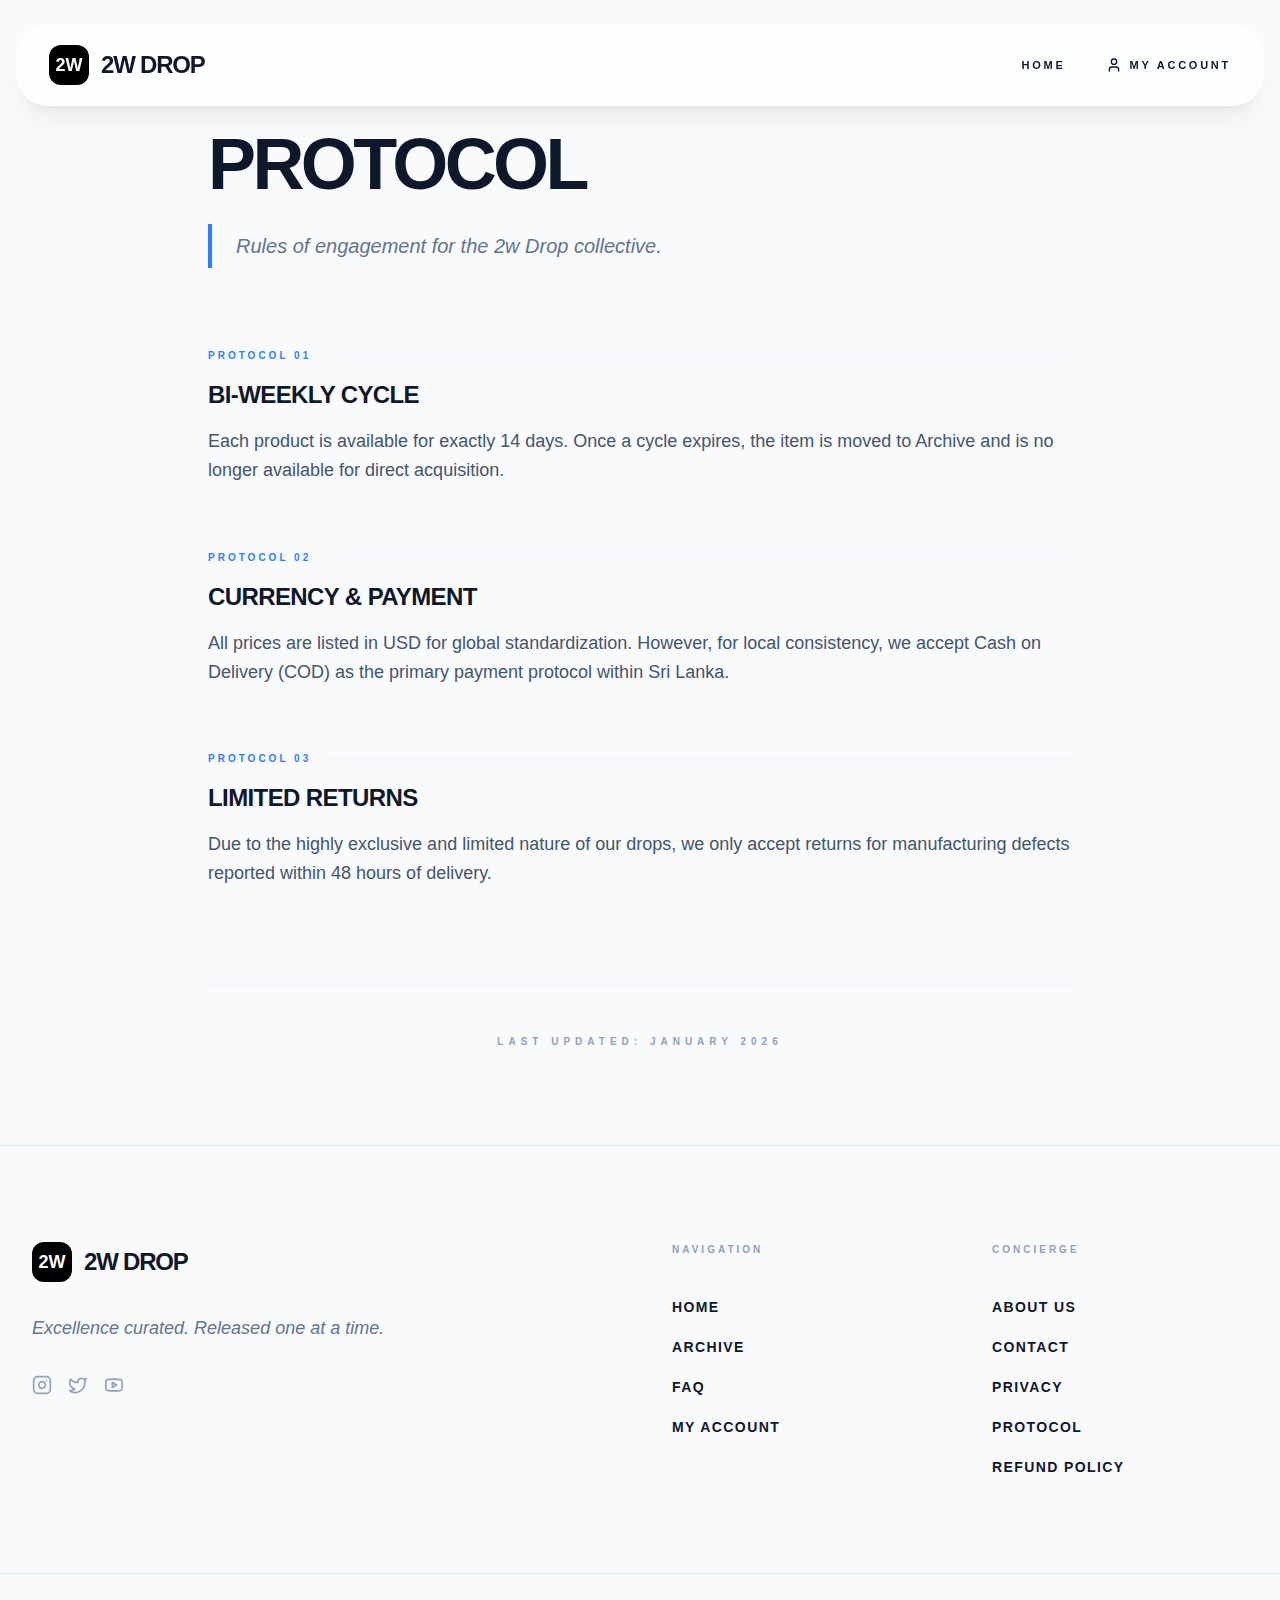
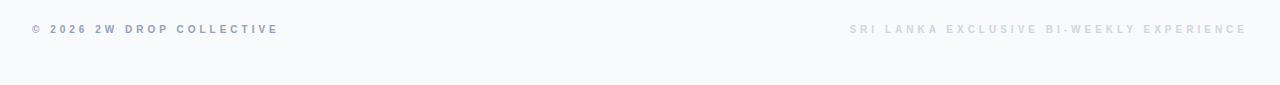
<file: terms.html>
<!DOCTYPE html><!--qdBEA1yzq7BiDU6JjA9Ou--><html lang="en"><head><meta charSet="utf-8"/><meta name="viewport" content="width=device-width, initial-scale=1"/><link rel="stylesheet" href="/_next/static/chunks/158ecab10e0f4da6.css" data-precedence="next"/><link rel="preload" as="script" fetchPriority="low" href="/_next/static/chunks/804393fe99543ecd.js"/><script src="/_next/static/chunks/82abf2d65f5428ae.js" async=""></script><script src="/_next/static/chunks/0ae136bed2d711ed.js" async=""></script><script src="/_next/static/chunks/ad4cf95c856c591c.js" async=""></script><script src="/_next/static/chunks/turbopack-a6655fab81e7b5cc.js" async=""></script><script src="/_next/static/chunks/969d7a677c6cdd3f.js" async=""></script><script src="/_next/static/chunks/ff1a16fafef87110.js" async=""></script><script src="/_next/static/chunks/d2be314c3ece3fbe.js" async=""></script><title>Create Next App</title><meta name="description" content="Generated by create next app"/><link rel="icon" href="/favicon.ico?favicon.0b3bf435.ico" sizes="256x256" type="image/x-icon"/><script src="/_next/static/chunks/a6dad97d9634a72d.js" noModule=""></script></head><body class="bg-slate-50 text-slate-900 min-h-screen"><div hidden=""><!--$--><!--/$--></div><div class="flex flex-col min-h-screen selection:bg-blue-500 selection:text-white"><nav class="fixed top-0 left-0 right-0 z-50 transition-all duration-300 px-0 md:px-4"><div class="glass mx-auto max-w-7xl md:mt-6 rounded-none md:rounded-[2rem] px-6 md:px-8 py-3 md:py-5 flex items-center justify-between border-b md:border border-slate-200 shadow-xl shadow-black/5"><a class="flex items-center gap-3 group" href="/"><div class="w-8 h-8 md:w-10 md:h-10 bg-black rounded-xl flex items-center justify-center text-white font-black text-base md:text-lg group-hover:scale-110 transition-transform">2W</div><span class="text-xl md:text-2xl font-black tracking-tighter uppercase">2w Drop</span></a><div class="hidden md:flex items-center gap-10 text-[11px] font-black uppercase tracking-[0.25em]"><a class="hover:text-blue-500 transition-colors" href="/">Home</a><a class="flex items-center gap-2 hover:text-blue-500 transition-colors" href="/purchased"><svg xmlns="http://www.w3.org/2000/svg" width="16" height="16" viewBox="0 0 24 24" fill="none" stroke="currentColor" stroke-width="2" stroke-linecap="round" stroke-linejoin="round" class="lucide lucide-user" aria-hidden="true"><path d="M19 21v-2a4 4 0 0 0-4-4H9a4 4 0 0 0-4 4v2"></path><circle cx="12" cy="7" r="4"></circle></svg> My Account</a></div><button class="md:hidden p-2"><svg xmlns="http://www.w3.org/2000/svg" width="24" height="24" viewBox="0 0 24 24" fill="none" stroke="currentColor" stroke-width="2" stroke-linecap="round" stroke-linejoin="round" class="lucide lucide-menu" aria-hidden="true"><path d="M4 5h16"></path><path d="M4 12h16"></path><path d="M4 19h16"></path></svg></button></div></nav><main class="flex-grow"><div class="pt-32 pb-24 px-4 max-w-4xl mx-auto min-h-[70vh]"><header class="mb-20"><h1 class="text-5xl md:text-7xl font-black tracking-tighter uppercase mb-6 leading-none">Protocol</h1><p class="text-xl text-slate-500 italic border-l-4 border-blue-500 pl-6 py-2">Rules of engagement for the 2w Drop collective.</p></header><div class="space-y-16"><section class="space-y-4"><div class="flex items-center gap-4"><span class="text-[10px] font-black text-blue-500 uppercase tracking-[0.3em]">Protocol <!-- -->01</span><div class="h-px flex-grow bg-slate-100"></div></div><h2 class="text-2xl font-black uppercase tracking-tight">Bi-Weekly Cycle</h2><div class="prose prose-slate max-w-none"><p class="text-slate-600 leading-relaxed text-lg whitespace-pre-line">Each product is available for exactly 14 days. Once a cycle expires, the item is moved to Archive and is no longer available for direct acquisition.</p></div></section><section class="space-y-4"><div class="flex items-center gap-4"><span class="text-[10px] font-black text-blue-500 uppercase tracking-[0.3em]">Protocol <!-- -->02</span><div class="h-px flex-grow bg-slate-100"></div></div><h2 class="text-2xl font-black uppercase tracking-tight">Currency &amp; Payment</h2><div class="prose prose-slate max-w-none"><p class="text-slate-600 leading-relaxed text-lg whitespace-pre-line">All prices are listed in USD for global standardization. However, for local consistency, we accept Cash on Delivery (COD) as the primary payment protocol within Sri Lanka.</p></div></section><section class="space-y-4"><div class="flex items-center gap-4"><span class="text-[10px] font-black text-blue-500 uppercase tracking-[0.3em]">Protocol <!-- -->03</span><div class="h-px flex-grow bg-slate-100"></div></div><h2 class="text-2xl font-black uppercase tracking-tight">Limited Returns</h2><div class="prose prose-slate max-w-none"><p class="text-slate-600 leading-relaxed text-lg whitespace-pre-line">Due to the highly exclusive and limited nature of our drops, we only accept returns for manufacturing defects reported within 48 hours of delivery.</p></div></section></div><footer class="mt-24 pt-12 border-t border-slate-100 text-center"><p class="text-[10px] font-black text-slate-400 uppercase tracking-[0.5em]">Last Updated:<!-- --> <!-- -->January 2026</p></footer></div><!--$--><!--/$--></main><footer class="bg-slate-50 pt-24 pb-12 border-t border-slate-200"><div class="max-w-7xl mx-auto px-8 grid md:grid-cols-4 gap-16 mb-24"><div class="col-span-1 md:col-span-2 space-y-8"><a class="flex items-center gap-3" href="/"><div class="w-10 h-10 bg-black rounded-xl flex items-center justify-center text-white font-black text-lg">2W</div><span class="text-2xl font-black tracking-tighter uppercase">2w Drop</span></a><p class="text-slate-500 text-lg leading-relaxed max-w-md italic">Excellence curated. Released one at a time.</p><div class="flex gap-4"><svg xmlns="http://www.w3.org/2000/svg" width="20" height="20" viewBox="0 0 24 24" fill="none" stroke="currentColor" stroke-width="2" stroke-linecap="round" stroke-linejoin="round" class="lucide lucide-instagram text-slate-400 hover:text-blue-500 cursor-pointer transition-colors" aria-hidden="true"><rect width="20" height="20" x="2" y="2" rx="5" ry="5"></rect><path d="M16 11.37A4 4 0 1 1 12.63 8 4 4 0 0 1 16 11.37z"></path><line x1="17.5" x2="17.51" y1="6.5" y2="6.5"></line></svg><svg xmlns="http://www.w3.org/2000/svg" width="20" height="20" viewBox="0 0 24 24" fill="none" stroke="currentColor" stroke-width="2" stroke-linecap="round" stroke-linejoin="round" class="lucide lucide-twitter text-slate-400 hover:text-blue-500 cursor-pointer transition-colors" aria-hidden="true"><path d="M22 4s-.7 2.1-2 3.4c1.6 10-9.4 17.3-18 11.6 2.2.1 4.4-.6 6-2C3 15.5.5 9.6 3 5c2.2 2.6 5.6 4.1 9 4-.9-4.2 4-6.6 7-3.8 1.1 0 3-1.2 3-1.2z"></path></svg><svg xmlns="http://www.w3.org/2000/svg" width="20" height="20" viewBox="0 0 24 24" fill="none" stroke="currentColor" stroke-width="2" stroke-linecap="round" stroke-linejoin="round" class="lucide lucide-youtube text-slate-400 hover:text-blue-500 cursor-pointer transition-colors" aria-hidden="true"><path d="M2.5 17a24.12 24.12 0 0 1 0-10 2 2 0 0 1 1.4-1.4 49.56 49.56 0 0 1 16.2 0A2 2 0 0 1 21.5 7a24.12 24.12 0 0 1 0 10 2 2 0 0 1-1.4 1.4 49.55 49.55 0 0 1-16.2 0A2 2 0 0 1 2.5 17"></path><path d="m10 15 5-3-5-3z"></path></svg></div></div><div><h4 class="font-black text-[10px] uppercase tracking-[0.3em] mb-10 text-slate-400">Navigation</h4><ul class="space-y-5 text-sm font-bold uppercase tracking-widest"><li><a class="hover:text-blue-500 transition-colors" href="/">Home</a></li><li><a class="hover:text-blue-500 transition-colors" href="/archive">Archive</a></li><li><a class="hover:text-blue-500 transition-colors" href="/faq">FAQ</a></li><li><a class="hover:text-blue-500 transition-colors" href="/purchased">My Account</a></li></ul></div><div><h4 class="font-black text-[10px] uppercase tracking-[0.3em] mb-10 text-slate-400">Concierge</h4><ul class="space-y-5 text-sm font-bold uppercase tracking-widest"><li><a class="hover:text-blue-500 transition-colors" href="/about">About Us</a></li><li><a class="hover:text-blue-500 transition-colors" href="/contact">Contact</a></li><li><a class="hover:text-blue-500 transition-colors" href="/privacy">Privacy</a></li><li><a class="hover:text-blue-500 transition-colors" href="/terms">Protocol</a></li><li><a class="hover:text-blue-500 transition-colors" href="/refund">Refund Policy</a></li></ul></div></div><div class="max-w-7xl mx-auto px-8 flex flex-col md:flex-row justify-between items-center border-t border-slate-200 pt-12 text-slate-400 text-[10px] font-black uppercase tracking-[0.4em]"><span>© <!-- -->2026<!-- --> 2w Drop Collective</span><span class="mt-4 md:mt-0 opacity-40">Sri Lanka Exclusive Bi-Weekly Experience</span></div></footer></div><script src="/_next/static/chunks/804393fe99543ecd.js" id="_R_" async=""></script><script>(self.__next_f=self.__next_f||[]).push([0])</script><script>self.__next_f.push([1,"1:\"$Sreact.fragment\"\n2:I[62008,[\"/_next/static/chunks/969d7a677c6cdd3f.js\"],\"StoreProvider\"]\n3:I[70119,[\"/_next/static/chunks/969d7a677c6cdd3f.js\"],\"Header\"]\n4:I[39756,[\"/_next/static/chunks/ff1a16fafef87110.js\",\"/_next/static/chunks/d2be314c3ece3fbe.js\"],\"default\"]\n5:I[37457,[\"/_next/static/chunks/ff1a16fafef87110.js\",\"/_next/static/chunks/d2be314c3ece3fbe.js\"],\"default\"]\n6:I[22016,[\"/_next/static/chunks/969d7a677c6cdd3f.js\"],\"\"]\ne:I[68027,[],\"default\"]\n:HL[\"/_next/static/chunks/158ecab10e0f4da6.css\",\"style\"]\n"])</script><script>self.__next_f.push([1,"0:{\"P\":null,\"b\":\"qdBEA1yzq7BiDU6JjA9Ou\",\"c\":[\"\",\"terms\"],\"q\":\"\",\"i\":false,\"f\":[[[\"\",{\"children\":[\"terms\",{\"children\":[\"__PAGE__\",{}]}]},\"$undefined\",\"$undefined\",true],[[\"$\",\"$1\",\"c\",{\"children\":[[[\"$\",\"link\",\"0\",{\"rel\":\"stylesheet\",\"href\":\"/_next/static/chunks/158ecab10e0f4da6.css\",\"precedence\":\"next\",\"crossOrigin\":\"$undefined\",\"nonce\":\"$undefined\"}],[\"$\",\"script\",\"script-0\",{\"src\":\"/_next/static/chunks/969d7a677c6cdd3f.js\",\"async\":true,\"nonce\":\"$undefined\"}]],[\"$\",\"html\",null,{\"lang\":\"en\",\"children\":[\"$\",\"body\",null,{\"className\":\"bg-slate-50 text-slate-900 min-h-screen\",\"children\":[\"$\",\"$L2\",null,{\"children\":[\"$\",\"div\",null,{\"className\":\"flex flex-col min-h-screen selection:bg-blue-500 selection:text-white\",\"children\":[[\"$\",\"$L3\",null,{}],[\"$\",\"main\",null,{\"className\":\"flex-grow\",\"children\":[\"$\",\"$L4\",null,{\"parallelRouterKey\":\"children\",\"error\":\"$undefined\",\"errorStyles\":\"$undefined\",\"errorScripts\":\"$undefined\",\"template\":[\"$\",\"$L5\",null,{}],\"templateStyles\":\"$undefined\",\"templateScripts\":\"$undefined\",\"notFound\":[[[\"$\",\"title\",null,{\"children\":\"404: This page could not be found.\"}],[\"$\",\"div\",null,{\"style\":{\"fontFamily\":\"system-ui,\\\"Segoe UI\\\",Roboto,Helvetica,Arial,sans-serif,\\\"Apple Color Emoji\\\",\\\"Segoe UI Emoji\\\"\",\"height\":\"100vh\",\"textAlign\":\"center\",\"display\":\"flex\",\"flexDirection\":\"column\",\"alignItems\":\"center\",\"justifyContent\":\"center\"},\"children\":[\"$\",\"div\",null,{\"children\":[[\"$\",\"style\",null,{\"dangerouslySetInnerHTML\":{\"__html\":\"body{color:#000;background:#fff;margin:0}.next-error-h1{border-right:1px solid rgba(0,0,0,.3)}@media (prefers-color-scheme:dark){body{color:#fff;background:#000}.next-error-h1{border-right:1px solid rgba(255,255,255,.3)}}\"}}],[\"$\",\"h1\",null,{\"className\":\"next-error-h1\",\"style\":{\"display\":\"inline-block\",\"margin\":\"0 20px 0 0\",\"padding\":\"0 23px 0 0\",\"fontSize\":24,\"fontWeight\":500,\"verticalAlign\":\"top\",\"lineHeight\":\"49px\"},\"children\":404}],[\"$\",\"div\",null,{\"style\":{\"display\":\"inline-block\"},\"children\":[\"$\",\"h2\",null,{\"style\":{\"fontSize\":14,\"fontWeight\":400,\"lineHeight\":\"49px\",\"margin\":0},\"children\":\"This page could not be found.\"}]}]]}]}]],[]],\"forbidden\":\"$undefined\",\"unauthorized\":\"$undefined\"}]}],[\"$\",\"footer\",null,{\"className\":\"bg-slate-50 pt-24 pb-12 border-t border-slate-200\",\"children\":[[\"$\",\"div\",null,{\"className\":\"max-w-7xl mx-auto px-8 grid md:grid-cols-4 gap-16 mb-24\",\"children\":[[\"$\",\"div\",null,{\"className\":\"col-span-1 md:col-span-2 space-y-8\",\"children\":[[\"$\",\"$L6\",null,{\"href\":\"/\",\"className\":\"flex items-center gap-3\",\"children\":[[\"$\",\"div\",null,{\"className\":\"w-10 h-10 bg-black rounded-xl flex items-center justify-center text-white font-black text-lg\",\"children\":\"2W\"}],[\"$\",\"span\",null,{\"className\":\"text-2xl font-black tracking-tighter uppercase\",\"children\":\"2w Drop\"}]]}],[\"$\",\"p\",null,{\"className\":\"text-slate-500 text-lg leading-relaxed max-w-md italic\",\"children\":\"Excellence curated. Released one at a time.\"}],[\"$\",\"div\",null,{\"className\":\"flex gap-4\",\"children\":[[\"$\",\"svg\",null,{\"ref\":\"$undefined\",\"xmlns\":\"http://www.w3.org/2000/svg\",\"width\":20,\"height\":20,\"viewBox\":\"0 0 24 24\",\"fill\":\"none\",\"stroke\":\"currentColor\",\"strokeWidth\":2,\"strokeLinecap\":\"round\",\"strokeLinejoin\":\"round\",\"className\":\"lucide lucide-instagram text-slate-400 hover:text-blue-500 cursor-pointer transition-colors\",\"aria-hidden\":\"true\",\"children\":[[\"$\",\"rect\",\"2e1cvw\",{\"width\":\"20\",\"height\":\"20\",\"x\":\"2\",\"y\":\"2\",\"rx\":\"5\",\"ry\":\"5\"}],[\"$\",\"path\",\"9exkf1\",{\"d\":\"M16 11.37A4 4 0 1 1 12.63 8 4 4 0 0 1 16 11.37z\"}],[\"$\",\"line\",\"r4j83e\",{\"x1\":\"17.5\",\"x2\":\"17.51\",\"y1\":\"6.5\",\"y2\":\"6.5\"}],\"$undefined\"]}],[\"$\",\"svg\",null,{\"ref\":\"$undefined\",\"xmlns\":\"http://www.w3.org/2000/svg\",\"width\":20,\"height\":20,\"viewBox\":\"0 0 24 24\",\"fill\":\"none\",\"stroke\":\"currentColor\",\"strokeWidth\":2,\"strokeLinecap\":\"round\",\"strokeLinejoin\":\"round\",\"className\":\"lucide lucide-twitter text-slate-400 hover:text-blue-500 cursor-pointer transition-colors\",\"aria-hidden\":\"true\",\"children\":[[\"$\",\"path\",\"pff0z6\",{\"d\":\"M22 4s-.7 2.1-2 3.4c1.6 10-9.4 17.3-18 11.6 2.2.1 4.4-.6 6-2C3 15.5.5 9.6 3 5c2.2 2.6 5.6 4.1 9 4-.9-4.2 4-6.6 7-3.8 1.1 0 3-1.2 3-1.2z\"}],\"$undefined\"]}],[\"$\",\"svg\",null,{\"ref\":\"$undefined\",\"xmlns\":\"http://www.w3.org/2000/svg\",\"width\":20,\"height\":20,\"viewBox\":\"0 0 24 24\",\"fill\":\"none\",\"stroke\":\"currentColor\",\"strokeWidth\":2,\"strokeLinecap\":\"round\",\"strokeLinejoin\":\"round\",\"className\":\"lucide lucide-youtube text-slate-400 hover:text-blue-500 cursor-pointer transition-colors\",\"aria-hidden\":\"true\",\"children\":[[\"$\",\"path\",\"1q2vi4\",{\"d\":\"M2.5 17a24.12 24.12 0 0 1 0-10 2 2 0 0 1 1.4-1.4 49.56 49.56 0 0 1 16.2 0A2 2 0 0 1 21.5 7a24.12 24.12 0 0 1 0 10 2 2 0 0 1-1.4 1.4 49.55 49.55 0 0 1-16.2 0A2 2 0 0 1 2.5 17\"}],\"$L7\",\"$undefined\"]}]]}]]}],\"$L8\",\"$L9\"]}],\"$La\"]}]]}]}]}]}]]}],{\"children\":[\"$Lb\",{\"children\":[\"$Lc\",{},null,false,false]},null,false,false]},null,false,false],\"$Ld\",false]],\"m\":\"$undefined\",\"G\":[\"$e\",[]],\"S\":true}\n"])</script><script>self.__next_f.push([1,"f:I[97367,[\"/_next/static/chunks/ff1a16fafef87110.js\",\"/_next/static/chunks/d2be314c3ece3fbe.js\"],\"OutletBoundary\"]\n10:\"$Sreact.suspense\"\n12:I[97367,[\"/_next/static/chunks/ff1a16fafef87110.js\",\"/_next/static/chunks/d2be314c3ece3fbe.js\"],\"ViewportBoundary\"]\n14:I[97367,[\"/_next/static/chunks/ff1a16fafef87110.js\",\"/_next/static/chunks/d2be314c3ece3fbe.js\"],\"MetadataBoundary\"]\n7:[\"$\",\"path\",\"1jp15x\",{\"d\":\"m10 15 5-3-5-3z\"}]\n8:[\"$\",\"div\",null,{\"children\":[[\"$\",\"h4\",null,{\"className\":\"font-black text-[10px] uppercase tracking-[0.3em] mb-10 text-slate-400\",\"children\":\"Navigation\"}],[\"$\",\"ul\",null,{\"className\":\"space-y-5 text-sm font-bold uppercase tracking-widest\",\"children\":[[\"$\",\"li\",null,{\"children\":[\"$\",\"$L6\",null,{\"href\":\"/\",\"className\":\"hover:text-blue-500 transition-colors\",\"children\":\"Home\"}]}],[\"$\",\"li\",null,{\"children\":[\"$\",\"$L6\",null,{\"href\":\"/archive\",\"className\":\"hover:text-blue-500 transition-colors\",\"children\":\"Archive\"}]}],[\"$\",\"li\",null,{\"children\":[\"$\",\"$L6\",null,{\"href\":\"/faq\",\"className\":\"hover:text-blue-500 transition-colors\",\"children\":\"FAQ\"}]}],[\"$\",\"li\",null,{\"children\":[\"$\",\"$L6\",null,{\"href\":\"/purchased\",\"className\":\"hover:text-blue-500 transition-colors\",\"children\":\"My Account\"}]}]]}]]}]\n9:[\"$\",\"div\",null,{\"children\":[[\"$\",\"h4\",null,{\"className\":\"font-black text-[10px] uppercase tracking-[0.3em] mb-10 text-slate-400\",\"children\":\"Concierge\"}],[\"$\",\"ul\",null,{\"className\":\"space-y-5 text-sm font-bold uppercase tracking-widest\",\"children\":[[\"$\",\"li\",null,{\"children\":[\"$\",\"$L6\",null,{\"href\":\"/about\",\"className\":\"hover:text-blue-500 transition-colors\",\"children\":\"About Us\"}]}],[\"$\",\"li\",null,{\"children\":[\"$\",\"$L6\",null,{\"href\":\"/contact\",\"className\":\"hover:text-blue-500 transition-colors\",\"children\":\"Contact\"}]}],[\"$\",\"li\",null,{\"children\":[\"$\",\"$L6\",null,{\"href\":\"/privacy\",\"className\":\"hover:text-blue-500 transition-colors\",\"children\":\"Privacy\"}]}],[\"$\",\"li\",null,{\"children\":[\"$\",\"$L6\",null,{\"href\":\"/terms\",\"className\":\"hover:text-blue-500 transition-colors\",\"children\":\"Protocol\"}]}],[\"$\",\"li\",null,{\"children\":[\"$\",\"$L6\",null,{\"href\":\"/refund\",\"className\":\"hover:text-blue-500 transition-colors\",\"children\":\"Refund Policy\"}]}]]}]]}]\na:[\"$\",\"div\",null,{\"className\":\"max-w-7xl mx-auto px-8 flex flex-col md:flex-row justify-between items-center border-t border-slate-200 pt-12 text-slate-400 text-[10px] font-black uppercase tracking-[0.4em]\",\"children\":[[\"$\",\"span\",null,{\"children\":[\"© \",2026,\" 2w Drop Collective\"]}],[\"$\",\"span\",null,{\"className\":\"mt-4 md:mt-0 opacity-40\",\"children\":\"Sri Lanka Exclusive Bi-Weekly Experience\"}]]}]\nb:[\"$\",\"$1\",\"c\",{\"children\":[null,[\"$\",\"$L4\",null,{\"parallelRouterKey\":\"children\",\"error\":\"$undefined\",\"errorStyles\":\"$undefined\",\"errorScripts\":\"$undefined\",\"template\":[\"$\",\"$L5\",null,{}],\"templateStyles\":\"$undefined\",\"templateScripts\":\"$undefined\",\"notFound\":\"$undefined\",\"forbidden\":\"$undefined\",\"unauthorized\":\"$undefined\"}]]}]\n"])</script><script>self.__next_f.push([1,"c:[\"$\",\"$1\",\"c\",{\"children\":[[\"$\",\"div\",null,{\"className\":\"pt-32 pb-24 px-4 max-w-4xl mx-auto min-h-[70vh]\",\"children\":[[\"$\",\"header\",null,{\"className\":\"mb-20\",\"children\":[[\"$\",\"h1\",null,{\"className\":\"text-5xl md:text-7xl font-black tracking-tighter uppercase mb-6 leading-none\",\"children\":\"Protocol\"}],[\"$\",\"p\",null,{\"className\":\"text-xl text-slate-500 italic border-l-4 border-blue-500 pl-6 py-2\",\"children\":\"Rules of engagement for the 2w Drop collective.\"}]]}],[\"$\",\"div\",null,{\"className\":\"space-y-16\",\"children\":[[\"$\",\"section\",\"0\",{\"className\":\"space-y-4\",\"children\":[[\"$\",\"div\",null,{\"className\":\"flex items-center gap-4\",\"children\":[[\"$\",\"span\",null,{\"className\":\"text-[10px] font-black text-blue-500 uppercase tracking-[0.3em]\",\"children\":[\"Protocol \",\"01\"]}],[\"$\",\"div\",null,{\"className\":\"h-px flex-grow bg-slate-100\"}]]}],[\"$\",\"h2\",null,{\"className\":\"text-2xl font-black uppercase tracking-tight\",\"children\":\"Bi-Weekly Cycle\"}],[\"$\",\"div\",null,{\"className\":\"prose prose-slate max-w-none\",\"children\":[\"$\",\"p\",null,{\"className\":\"text-slate-600 leading-relaxed text-lg whitespace-pre-line\",\"children\":\"Each product is available for exactly 14 days. Once a cycle expires, the item is moved to Archive and is no longer available for direct acquisition.\"}]}]]}],[\"$\",\"section\",\"1\",{\"className\":\"space-y-4\",\"children\":[[\"$\",\"div\",null,{\"className\":\"flex items-center gap-4\",\"children\":[[\"$\",\"span\",null,{\"className\":\"text-[10px] font-black text-blue-500 uppercase tracking-[0.3em]\",\"children\":[\"Protocol \",\"02\"]}],[\"$\",\"div\",null,{\"className\":\"h-px flex-grow bg-slate-100\"}]]}],[\"$\",\"h2\",null,{\"className\":\"text-2xl font-black uppercase tracking-tight\",\"children\":\"Currency \u0026 Payment\"}],[\"$\",\"div\",null,{\"className\":\"prose prose-slate max-w-none\",\"children\":[\"$\",\"p\",null,{\"className\":\"text-slate-600 leading-relaxed text-lg whitespace-pre-line\",\"children\":\"All prices are listed in USD for global standardization. However, for local consistency, we accept Cash on Delivery (COD) as the primary payment protocol within Sri Lanka.\"}]}]]}],[\"$\",\"section\",\"2\",{\"className\":\"space-y-4\",\"children\":[[\"$\",\"div\",null,{\"className\":\"flex items-center gap-4\",\"children\":[[\"$\",\"span\",null,{\"className\":\"text-[10px] font-black text-blue-500 uppercase tracking-[0.3em]\",\"children\":[\"Protocol \",\"03\"]}],[\"$\",\"div\",null,{\"className\":\"h-px flex-grow bg-slate-100\"}]]}],[\"$\",\"h2\",null,{\"className\":\"text-2xl font-black uppercase tracking-tight\",\"children\":\"Limited Returns\"}],[\"$\",\"div\",null,{\"className\":\"prose prose-slate max-w-none\",\"children\":[\"$\",\"p\",null,{\"className\":\"text-slate-600 leading-relaxed text-lg whitespace-pre-line\",\"children\":\"Due to the highly exclusive and limited nature of our drops, we only accept returns for manufacturing defects reported within 48 hours of delivery.\"}]}]]}]]}],[\"$\",\"footer\",null,{\"className\":\"mt-24 pt-12 border-t border-slate-100 text-center\",\"children\":[\"$\",\"p\",null,{\"className\":\"text-[10px] font-black text-slate-400 uppercase tracking-[0.5em]\",\"children\":[\"Last Updated:\",\" \",\"January 2026\"]}]}]]}],null,[\"$\",\"$Lf\",null,{\"children\":[\"$\",\"$10\",null,{\"name\":\"Next.MetadataOutlet\",\"children\":\"$@11\"}]}]]}]\n"])</script><script>self.__next_f.push([1,"d:[\"$\",\"$1\",\"h\",{\"children\":[null,[\"$\",\"$L12\",null,{\"children\":\"$L13\"}],[\"$\",\"div\",null,{\"hidden\":true,\"children\":[\"$\",\"$L14\",null,{\"children\":[\"$\",\"$10\",null,{\"name\":\"Next.Metadata\",\"children\":\"$L15\"}]}]}],null]}]\n"])</script><script>self.__next_f.push([1,"13:[[\"$\",\"meta\",\"0\",{\"charSet\":\"utf-8\"}],[\"$\",\"meta\",\"1\",{\"name\":\"viewport\",\"content\":\"width=device-width, initial-scale=1\"}]]\n"])</script><script>self.__next_f.push([1,"16:I[27201,[\"/_next/static/chunks/ff1a16fafef87110.js\",\"/_next/static/chunks/d2be314c3ece3fbe.js\"],\"IconMark\"]\n11:null\n15:[[\"$\",\"title\",\"0\",{\"children\":\"Create Next App\"}],[\"$\",\"meta\",\"1\",{\"name\":\"description\",\"content\":\"Generated by create next app\"}],[\"$\",\"link\",\"2\",{\"rel\":\"icon\",\"href\":\"/favicon.ico?favicon.0b3bf435.ico\",\"sizes\":\"256x256\",\"type\":\"image/x-icon\"}],[\"$\",\"$L16\",\"3\",{}]]\n"])</script></body></html>
</file>
<file: _next/static/chunks/158ecab10e0f4da6.css>
@layer properties{@supports (((-webkit-hyphens:none)) and (not (margin-trim:inline))) or ((-moz-orient:inline) and (not (color:rgb(from red r g b)))){*,:before,:after,::backdrop{--tw-translate-x:0;--tw-translate-y:0;--tw-translate-z:0;--tw-scale-x:1;--tw-scale-y:1;--tw-scale-z:1;--tw-space-y-reverse:0;--tw-border-style:solid;--tw-gradient-position:initial;--tw-gradient-from:#0000;--tw-gradient-via:#0000;--tw-gradient-to:#0000;--tw-gradient-stops:initial;--tw-gradient-via-stops:initial;--tw-gradient-from-position:0%;--tw-gradient-via-position:50%;--tw-gradient-to-position:100%;--tw-leading:initial;--tw-font-weight:initial;--tw-tracking:initial;--tw-ordinal:initial;--tw-slashed-zero:initial;--tw-numeric-figure:initial;--tw-numeric-spacing:initial;--tw-numeric-fraction:initial;--tw-shadow:0 0 #0000;--tw-shadow-color:initial;--tw-shadow-alpha:100%;--tw-inset-shadow:0 0 #0000;--tw-inset-shadow-color:initial;--tw-inset-shadow-alpha:100%;--tw-ring-color:initial;--tw-ring-shadow:0 0 #0000;--tw-inset-ring-color:initial;--tw-inset-ring-shadow:0 0 #0000;--tw-ring-inset:initial;--tw-ring-offset-width:0px;--tw-ring-offset-color:#fff;--tw-ring-offset-shadow:0 0 #0000;--tw-blur:initial;--tw-brightness:initial;--tw-contrast:initial;--tw-grayscale:initial;--tw-hue-rotate:initial;--tw-invert:initial;--tw-opacity:initial;--tw-saturate:initial;--tw-sepia:initial;--tw-drop-shadow:initial;--tw-drop-shadow-color:initial;--tw-drop-shadow-alpha:100%;--tw-drop-shadow-size:initial;--tw-backdrop-blur:initial;--tw-backdrop-brightness:initial;--tw-backdrop-contrast:initial;--tw-backdrop-grayscale:initial;--tw-backdrop-hue-rotate:initial;--tw-backdrop-invert:initial;--tw-backdrop-opacity:initial;--tw-backdrop-saturate:initial;--tw-backdrop-sepia:initial;--tw-duration:initial;--tw-ease:initial}}}@layer theme{:root,:host{--font-sans:ui-sans-serif,system-ui,sans-serif,"Apple Color Emoji","Segoe UI Emoji","Segoe UI Symbol","Noto Color Emoji";--font-mono:ui-monospace,SFMono-Regular,Menlo,Monaco,Consolas,"Liberation Mono","Courier New",monospace;--color-yellow-500:#edb200;--color-green-400:#05df72;--color-green-500:#00c758;--color-blue-400:#54a2ff;--color-blue-500:#3080ff;--color-blue-600:#155dfc;--color-blue-800:#193cb8;--color-slate-50:#f8fafc;--color-slate-100:#f1f5f9;--color-slate-200:#e2e8f0;--color-slate-300:#cad5e2;--color-slate-400:#90a1b9;--color-slate-500:#62748e;--color-slate-600:#45556c;--color-slate-900:#0f172b;--color-black:#000;--color-white:#fff;--spacing:.25rem;--container-md:28rem;--container-lg:32rem;--container-xl:36rem;--container-3xl:48rem;--container-4xl:56rem;--container-5xl:64rem;--container-7xl:80rem;--text-xs:.75rem;--text-xs--line-height:calc(1/.75);--text-sm:.875rem;--text-sm--line-height:calc(1.25/.875);--text-base:1rem;--text-base--line-height:calc(1.5/1);--text-lg:1.125rem;--text-lg--line-height:calc(1.75/1.125);--text-xl:1.25rem;--text-xl--line-height:calc(1.75/1.25);--text-2xl:1.5rem;--text-2xl--line-height:calc(2/1.5);--text-3xl:1.875rem;--text-3xl--line-height:calc(2.25/1.875);--text-4xl:2.25rem;--text-4xl--line-height:calc(2.5/2.25);--text-5xl:3rem;--text-5xl--line-height:1;--text-6xl:3.75rem;--text-6xl--line-height:1;--text-7xl:4.5rem;--text-7xl--line-height:1;--text-8xl:6rem;--text-8xl--line-height:1;--font-weight-medium:500;--font-weight-bold:700;--font-weight-black:900;--tracking-tighter:-.05em;--tracking-tight:-.025em;--tracking-widest:.1em;--leading-tight:1.25;--leading-relaxed:1.625;--radius-xl:.75rem;--radius-2xl:1rem;--radius-3xl:1.5rem;--drop-shadow-lg:0 4px 4px #00000026;--drop-shadow-2xl:0 25px 25px #00000026;--ease-in-out:cubic-bezier(.4,0,.2,1);--animate-pulse:pulse 2s cubic-bezier(.4,0,.6,1)infinite;--blur-sm:8px;--blur-md:12px;--blur-xl:24px;--blur-2xl:40px;--default-transition-duration:.15s;--default-transition-timing-function:cubic-bezier(.4,0,.2,1);--default-font-family:var(--font-sans);--default-mono-font-family:var(--font-mono)}@supports (color:lab(0% 0 0)){:root,:host{--color-yellow-500:lab(76.3898% 14.5258 98.4589);--color-green-400:lab(78.503% -64.9265 39.7492);--color-green-500:lab(70.5521% -66.5147 45.8073);--color-blue-400:lab(65.0361% -1.42065 -56.9802);--color-blue-500:lab(54.1736% 13.3369 -74.6839);--color-blue-600:lab(44.0605% 29.0279 -86.0352);--color-blue-800:lab(30.2514% 27.7853 -70.2699);--color-slate-50:lab(98.1434% -.369519 -1.05966);--color-slate-100:lab(96.286% -.852436 -2.46847);--color-slate-200:lab(91.7353% -.998765 -4.76968);--color-slate-300:lab(84.7652% -1.94535 -7.93337);--color-slate-400:lab(65.5349% -2.25151 -14.5072);--color-slate-500:lab(48.0876% -2.03595 -16.5814);--color-slate-600:lab(35.5623% -1.74978 -15.4316);--color-slate-900:lab(7.78673% 1.82345 -15.0537)}}}@layer base{*,:after,:before,::backdrop{box-sizing:border-box;border:0 solid;margin:0;padding:0}::file-selector-button{box-sizing:border-box;border:0 solid;margin:0;padding:0}html,:host{-webkit-text-size-adjust:100%;tab-size:4;line-height:1.5;font-family:var(--default-font-family,ui-sans-serif,system-ui,sans-serif,"Apple Color Emoji","Segoe UI Emoji","Segoe UI Symbol","Noto Color Emoji");font-feature-settings:var(--default-font-feature-settings,normal);font-variation-settings:var(--default-font-variation-settings,normal);-webkit-tap-highlight-color:transparent}hr{height:0;color:inherit;border-top-width:1px}abbr:where([title]){-webkit-text-decoration:underline dotted;text-decoration:underline dotted}h1,h2,h3,h4,h5,h6{font-size:inherit;font-weight:inherit}a{color:inherit;-webkit-text-decoration:inherit;-webkit-text-decoration:inherit;-webkit-text-decoration:inherit;-webkit-text-decoration:inherit;text-decoration:inherit}b,strong{font-weight:bolder}code,kbd,samp,pre{font-family:var(--default-mono-font-family,ui-monospace,SFMono-Regular,Menlo,Monaco,Consolas,"Liberation Mono","Courier New",monospace);font-feature-settings:var(--default-mono-font-feature-settings,normal);font-variation-settings:var(--default-mono-font-variation-settings,normal);font-size:1em}small{font-size:80%}sub,sup{vertical-align:baseline;font-size:75%;line-height:0;position:relative}sub{bottom:-.25em}sup{top:-.5em}table{text-indent:0;border-color:inherit;border-collapse:collapse}:-moz-focusring{outline:auto}progress{vertical-align:baseline}summary{display:list-item}ol,ul,menu{list-style:none}img,svg,video,canvas,audio,iframe,embed,object{vertical-align:middle;display:block}img,video{max-width:100%;height:auto}button,input,select,optgroup,textarea{font:inherit;font-feature-settings:inherit;font-variation-settings:inherit;letter-spacing:inherit;color:inherit;opacity:1;background-color:#0000;border-radius:0}::file-selector-button{font:inherit;font-feature-settings:inherit;font-variation-settings:inherit;letter-spacing:inherit;color:inherit;opacity:1;background-color:#0000;border-radius:0}:where(select:is([multiple],[size])) optgroup{font-weight:bolder}:where(select:is([multiple],[size])) optgroup option{padding-inline-start:20px}::file-selector-button{margin-inline-end:4px}::placeholder{opacity:1}@supports (not ((-webkit-appearance:-apple-pay-button))) or (contain-intrinsic-size:1px){::placeholder{color:currentColor}@supports (color:color-mix(in lab, red, red)){::placeholder{color:color-mix(in oklab,currentcolor 50%,transparent)}}}textarea{resize:vertical}::-webkit-search-decoration{-webkit-appearance:none}::-webkit-date-and-time-value{min-height:1lh;text-align:inherit}::-webkit-datetime-edit{display:inline-flex}::-webkit-datetime-edit-fields-wrapper{padding:0}::-webkit-datetime-edit{padding-block:0}::-webkit-datetime-edit-year-field{padding-block:0}::-webkit-datetime-edit-month-field{padding-block:0}::-webkit-datetime-edit-day-field{padding-block:0}::-webkit-datetime-edit-hour-field{padding-block:0}::-webkit-datetime-edit-minute-field{padding-block:0}::-webkit-datetime-edit-second-field{padding-block:0}::-webkit-datetime-edit-millisecond-field{padding-block:0}::-webkit-datetime-edit-meridiem-field{padding-block:0}::-webkit-calendar-picker-indicator{line-height:1}:-moz-ui-invalid{box-shadow:none}button,input:where([type=button],[type=reset],[type=submit]){appearance:button}::file-selector-button{appearance:button}::-webkit-inner-spin-button{height:auto}::-webkit-outer-spin-button{height:auto}[hidden]:where(:not([hidden=until-found])){display:none!important}}@layer components;@layer utilities{.pointer-events-none{pointer-events:none}.absolute{position:absolute}.fixed{position:fixed}.relative{position:relative}.sticky{position:sticky}.-inset-4{inset:calc(var(--spacing)*-4)}.inset-0{inset:calc(var(--spacing)*0)}.top-0{top:calc(var(--spacing)*0)}.top-1\/2{top:50%}.top-5{top:calc(var(--spacing)*5)}.top-10{top:calc(var(--spacing)*10)}.top-40{top:calc(var(--spacing)*40)}.right-0{right:calc(var(--spacing)*0)}.right-4{right:calc(var(--spacing)*4)}.right-10{right:calc(var(--spacing)*10)}.bottom-0{bottom:calc(var(--spacing)*0)}.bottom-6{bottom:calc(var(--spacing)*6)}.bottom-10{bottom:calc(var(--spacing)*10)}.left-0{left:calc(var(--spacing)*0)}.left-1\/2{left:50%}.left-4{left:calc(var(--spacing)*4)}.left-5{left:calc(var(--spacing)*5)}.left-6{left:calc(var(--spacing)*6)}.z-0{z-index:0}.z-10{z-index:10}.z-20{z-index:20}.z-50{z-index:50}.z-\[80\]{z-index:80}.z-\[110\]{z-index:110}.col-span-1{grid-column:span 1/span 1}.mx-auto{margin-inline:auto}.mt-0{margin-top:calc(var(--spacing)*0)}.mt-1{margin-top:calc(var(--spacing)*1)}.mt-2{margin-top:calc(var(--spacing)*2)}.mt-3{margin-top:calc(var(--spacing)*3)}.mt-4{margin-top:calc(var(--spacing)*4)}.mt-16{margin-top:calc(var(--spacing)*16)}.mt-20{margin-top:calc(var(--spacing)*20)}.mt-24{margin-top:calc(var(--spacing)*24)}.mb-1{margin-bottom:calc(var(--spacing)*1)}.mb-2{margin-bottom:calc(var(--spacing)*2)}.mb-3{margin-bottom:calc(var(--spacing)*3)}.mb-4{margin-bottom:calc(var(--spacing)*4)}.mb-6{margin-bottom:calc(var(--spacing)*6)}.mb-8{margin-bottom:calc(var(--spacing)*8)}.mb-10{margin-bottom:calc(var(--spacing)*10)}.mb-12{margin-bottom:calc(var(--spacing)*12)}.mb-14{margin-bottom:calc(var(--spacing)*14)}.mb-16{margin-bottom:calc(var(--spacing)*16)}.mb-20{margin-bottom:calc(var(--spacing)*20)}.mb-24{margin-bottom:calc(var(--spacing)*24)}.mb-32{margin-bottom:calc(var(--spacing)*32)}.mb-40{margin-bottom:calc(var(--spacing)*40)}.ml-1{margin-left:calc(var(--spacing)*1)}.line-clamp-2{-webkit-line-clamp:2;-webkit-box-orient:vertical;display:-webkit-box;overflow:hidden}.block{display:block}.flex{display:flex}.grid{display:grid}.hidden{display:none}.inline-block{display:inline-block}.inline-flex{display:inline-flex}.aspect-\[4\/5\]{aspect-ratio:4/5}.h-1{height:calc(var(--spacing)*1)}.h-1\.5{height:calc(var(--spacing)*1.5)}.h-1\/2{height:50%}.h-1\/3{height:33.3333%}.h-2{height:calc(var(--spacing)*2)}.h-8{height:calc(var(--spacing)*8)}.h-10{height:calc(var(--spacing)*10)}.h-16{height:calc(var(--spacing)*16)}.h-20{height:calc(var(--spacing)*20)}.h-24{height:calc(var(--spacing)*24)}.h-32{height:calc(var(--spacing)*32)}.h-72{height:calc(var(--spacing)*72)}.h-auto{height:auto}.h-full{height:100%}.h-px{height:1px}.h-screen{height:100vh}.max-h-full{max-height:100%}.min-h-\[70vh\]{min-height:70vh}.min-h-\[90vh\]{min-height:90vh}.min-h-\[100svh\]{min-height:100svh}.min-h-screen{min-height:100vh}.w-1\.5{width:calc(var(--spacing)*1.5)}.w-1\/2{width:50%}.w-1\/3{width:33.3333%}.w-2{width:calc(var(--spacing)*2)}.w-6{width:calc(var(--spacing)*6)}.w-8{width:calc(var(--spacing)*8)}.w-10{width:calc(var(--spacing)*10)}.w-16{width:calc(var(--spacing)*16)}.w-20{width:calc(var(--spacing)*20)}.w-24{width:calc(var(--spacing)*24)}.w-32{width:calc(var(--spacing)*32)}.w-\[calc\(100\%-48px\)\]{width:calc(100% - 48px)}.w-full{width:100%}.w-px{width:1px}.max-w-3xl{max-width:var(--container-3xl)}.max-w-4xl{max-width:var(--container-4xl)}.max-w-5xl{max-width:var(--container-5xl)}.max-w-7xl{max-width:var(--container-7xl)}.max-w-full{max-width:100%}.max-w-lg{max-width:var(--container-lg)}.max-w-md{max-width:var(--container-md)}.max-w-none{max-width:none}.max-w-xl{max-width:var(--container-xl)}.flex-1{flex:1}.shrink-0{flex-shrink:0}.flex-grow{flex-grow:1}.-translate-x-1\/2{--tw-translate-x:calc(calc(1/2*100%)*-1);translate:var(--tw-translate-x)var(--tw-translate-y)}.-translate-y-1\/2{--tw-translate-y:calc(calc(1/2*100%)*-1);translate:var(--tw-translate-x)var(--tw-translate-y)}.scale-50{--tw-scale-x:50%;--tw-scale-y:50%;--tw-scale-z:50%;scale:var(--tw-scale-x)var(--tw-scale-y)}.animate-pulse{animation:var(--animate-pulse)}.cursor-pointer{cursor:pointer}.resize-none{resize:none}.list-none{list-style-type:none}.appearance-none{appearance:none}.grid-cols-1{grid-template-columns:repeat(1,minmax(0,1fr))}.grid-cols-2{grid-template-columns:repeat(2,minmax(0,1fr))}.flex-col{flex-direction:column}.items-center{align-items:center}.items-end{align-items:flex-end}.items-start{align-items:flex-start}.justify-between{justify-content:space-between}.justify-center{justify-content:center}.justify-end{justify-content:flex-end}.gap-2{gap:calc(var(--spacing)*2)}.gap-3{gap:calc(var(--spacing)*3)}.gap-4{gap:calc(var(--spacing)*4)}.gap-6{gap:calc(var(--spacing)*6)}.gap-8{gap:calc(var(--spacing)*8)}.gap-10{gap:calc(var(--spacing)*10)}.gap-16{gap:calc(var(--spacing)*16)}.gap-20{gap:calc(var(--spacing)*20)}:where(.space-y-1\.5>:not(:last-child)){--tw-space-y-reverse:0;margin-block-start:calc(calc(var(--spacing)*1.5)*var(--tw-space-y-reverse));margin-block-end:calc(calc(var(--spacing)*1.5)*calc(1 - var(--tw-space-y-reverse)))}:where(.space-y-4>:not(:last-child)){--tw-space-y-reverse:0;margin-block-start:calc(calc(var(--spacing)*4)*var(--tw-space-y-reverse));margin-block-end:calc(calc(var(--spacing)*4)*calc(1 - var(--tw-space-y-reverse)))}:where(.space-y-5>:not(:last-child)){--tw-space-y-reverse:0;margin-block-start:calc(calc(var(--spacing)*5)*var(--tw-space-y-reverse));margin-block-end:calc(calc(var(--spacing)*5)*calc(1 - var(--tw-space-y-reverse)))}:where(.space-y-6>:not(:last-child)){--tw-space-y-reverse:0;margin-block-start:calc(calc(var(--spacing)*6)*var(--tw-space-y-reverse));margin-block-end:calc(calc(var(--spacing)*6)*calc(1 - var(--tw-space-y-reverse)))}:where(.space-y-8>:not(:last-child)){--tw-space-y-reverse:0;margin-block-start:calc(calc(var(--spacing)*8)*var(--tw-space-y-reverse));margin-block-end:calc(calc(var(--spacing)*8)*calc(1 - var(--tw-space-y-reverse)))}:where(.space-y-10>:not(:last-child)){--tw-space-y-reverse:0;margin-block-start:calc(calc(var(--spacing)*10)*var(--tw-space-y-reverse));margin-block-end:calc(calc(var(--spacing)*10)*calc(1 - var(--tw-space-y-reverse)))}:where(.space-y-12>:not(:last-child)){--tw-space-y-reverse:0;margin-block-start:calc(calc(var(--spacing)*12)*var(--tw-space-y-reverse));margin-block-end:calc(calc(var(--spacing)*12)*calc(1 - var(--tw-space-y-reverse)))}:where(.space-y-16>:not(:last-child)){--tw-space-y-reverse:0;margin-block-start:calc(calc(var(--spacing)*16)*var(--tw-space-y-reverse));margin-block-end:calc(calc(var(--spacing)*16)*calc(1 - var(--tw-space-y-reverse)))}:where(.space-y-60>:not(:last-child)){--tw-space-y-reverse:0;margin-block-start:calc(calc(var(--spacing)*60)*var(--tw-space-y-reverse));margin-block-end:calc(calc(var(--spacing)*60)*calc(1 - var(--tw-space-y-reverse)))}.gap-x-16{column-gap:calc(var(--spacing)*16)}.gap-y-12{row-gap:calc(var(--spacing)*12)}.truncate{text-overflow:ellipsis;white-space:nowrap;overflow:hidden}.overflow-hidden{overflow:hidden}.rounded-2xl{border-radius:var(--radius-2xl)}.rounded-3xl{border-radius:var(--radius-3xl)}.rounded-\[2\.5rem\]{border-radius:2.5rem}.rounded-\[3rem\]{border-radius:3rem}.rounded-\[4rem\]{border-radius:4rem}.rounded-full{border-radius:3.40282e38px}.rounded-none{border-radius:0}.rounded-xl{border-radius:var(--radius-xl)}.border{border-style:var(--tw-border-style);border-width:1px}.border-2{border-style:var(--tw-border-style);border-width:2px}.border-t{border-top-style:var(--tw-border-style);border-top-width:1px}.border-b{border-bottom-style:var(--tw-border-style);border-bottom-width:1px}.border-l-4{border-left-style:var(--tw-border-style);border-left-width:4px}.border-dashed{--tw-border-style:dashed;border-style:dashed}.border-none{--tw-border-style:none;border-style:none}.border-blue-500{border-color:var(--color-blue-500)}.border-slate-100{border-color:var(--color-slate-100)}.border-slate-200{border-color:var(--color-slate-200)}.border-slate-200\/50{border-color:#e2e8f080}@supports (color:color-mix(in lab, red, red)){.border-slate-200\/50{border-color:color-mix(in oklab,var(--color-slate-200)50%,transparent)}}.border-white\/10{border-color:#ffffff1a}@supports (color:color-mix(in lab, red, red)){.border-white\/10{border-color:color-mix(in oklab,var(--color-white)10%,transparent)}}.border-white\/20{border-color:#fff3}@supports (color:color-mix(in lab, red, red)){.border-white\/20{border-color:color-mix(in oklab,var(--color-white)20%,transparent)}}.bg-black{background-color:var(--color-black)}.bg-black\/0{background-color:#0000}@supports (color:color-mix(in lab, red, red)){.bg-black\/0{background-color:color-mix(in oklab,var(--color-black)0%,transparent)}}.bg-black\/30{background-color:#0000004d}@supports (color:color-mix(in lab, red, red)){.bg-black\/30{background-color:color-mix(in oklab,var(--color-black)30%,transparent)}}.bg-black\/40{background-color:#0006}@supports (color:color-mix(in lab, red, red)){.bg-black\/40{background-color:color-mix(in oklab,var(--color-black)40%,transparent)}}.bg-black\/98{background-color:#000000fa}@supports (color:color-mix(in lab, red, red)){.bg-black\/98{background-color:color-mix(in oklab,var(--color-black)98%,transparent)}}.bg-blue-500{background-color:var(--color-blue-500)}.bg-blue-500\/10{background-color:#3080ff1a}@supports (color:color-mix(in lab, red, red)){.bg-blue-500\/10{background-color:color-mix(in oklab,var(--color-blue-500)10%,transparent)}}.bg-blue-500\/20{background-color:#3080ff33}@supports (color:color-mix(in lab, red, red)){.bg-blue-500\/20{background-color:color-mix(in oklab,var(--color-blue-500)20%,transparent)}}.bg-blue-600{background-color:var(--color-blue-600)}.bg-blue-800{background-color:var(--color-blue-800)}.bg-green-500{background-color:var(--color-green-500)}.bg-green-500\/10{background-color:#00c7581a}@supports (color:color-mix(in lab, red, red)){.bg-green-500\/10{background-color:color-mix(in oklab,var(--color-green-500)10%,transparent)}}.bg-slate-50{background-color:var(--color-slate-50)}.bg-slate-100{background-color:var(--color-slate-100)}.bg-slate-900{background-color:var(--color-slate-900)}.bg-transparent{background-color:#0000}.bg-white{background-color:var(--color-white)}.bg-white\/5{background-color:#ffffff0d}@supports (color:color-mix(in lab, red, red)){.bg-white\/5{background-color:color-mix(in oklab,var(--color-white)5%,transparent)}}.bg-white\/10{background-color:#ffffff1a}@supports (color:color-mix(in lab, red, red)){.bg-white\/10{background-color:color-mix(in oklab,var(--color-white)10%,transparent)}}.bg-white\/20{background-color:#fff3}@supports (color:color-mix(in lab, red, red)){.bg-white\/20{background-color:color-mix(in oklab,var(--color-white)20%,transparent)}}.bg-white\/40{background-color:#fff6}@supports (color:color-mix(in lab, red, red)){.bg-white\/40{background-color:color-mix(in oklab,var(--color-white)40%,transparent)}}.bg-gradient-to-t{--tw-gradient-position:to top in oklab;background-image:linear-gradient(var(--tw-gradient-stops))}.from-black\/60{--tw-gradient-from:#0009}@supports (color:color-mix(in lab, red, red)){.from-black\/60{--tw-gradient-from:color-mix(in oklab,var(--color-black)60%,transparent)}}.from-black\/60{--tw-gradient-stops:var(--tw-gradient-via-stops,var(--tw-gradient-position),var(--tw-gradient-from)var(--tw-gradient-from-position),var(--tw-gradient-to)var(--tw-gradient-to-position))}.via-black\/10{--tw-gradient-via:#0000001a}@supports (color:color-mix(in lab, red, red)){.via-black\/10{--tw-gradient-via:color-mix(in oklab,var(--color-black)10%,transparent)}}.via-black\/10{--tw-gradient-via-stops:var(--tw-gradient-position),var(--tw-gradient-from)var(--tw-gradient-from-position),var(--tw-gradient-via)var(--tw-gradient-via-position),var(--tw-gradient-to)var(--tw-gradient-to-position);--tw-gradient-stops:var(--tw-gradient-via-stops)}.to-black\/30{--tw-gradient-to:#0000004d}@supports (color:color-mix(in lab, red, red)){.to-black\/30{--tw-gradient-to:color-mix(in oklab,var(--color-black)30%,transparent)}}.to-black\/30{--tw-gradient-stops:var(--tw-gradient-via-stops,var(--tw-gradient-position),var(--tw-gradient-from)var(--tw-gradient-from-position),var(--tw-gradient-to)var(--tw-gradient-to-position))}.object-contain{object-fit:contain}.object-cover{object-fit:cover}.object-center{object-position:center}.p-0\.5{padding:calc(var(--spacing)*.5)}.p-2{padding:calc(var(--spacing)*2)}.p-4{padding:calc(var(--spacing)*4)}.p-6{padding:calc(var(--spacing)*6)}.p-8{padding:calc(var(--spacing)*8)}.p-10{padding:calc(var(--spacing)*10)}.p-12{padding:calc(var(--spacing)*12)}.px-0{padding-inline:calc(var(--spacing)*0)}.px-2{padding-inline:calc(var(--spacing)*2)}.px-3{padding-inline:calc(var(--spacing)*3)}.px-4{padding-inline:calc(var(--spacing)*4)}.px-5{padding-inline:calc(var(--spacing)*5)}.px-6{padding-inline:calc(var(--spacing)*6)}.px-8{padding-inline:calc(var(--spacing)*8)}.px-10{padding-inline:calc(var(--spacing)*10)}.px-12{padding-inline:calc(var(--spacing)*12)}.py-1{padding-block:calc(var(--spacing)*1)}.py-1\.5{padding-block:calc(var(--spacing)*1.5)}.py-2{padding-block:calc(var(--spacing)*2)}.py-3{padding-block:calc(var(--spacing)*3)}.py-4{padding-block:calc(var(--spacing)*4)}.py-5{padding-block:calc(var(--spacing)*5)}.py-6{padding-block:calc(var(--spacing)*6)}.py-12{padding-block:calc(var(--spacing)*12)}.py-24{padding-block:calc(var(--spacing)*24)}.py-32{padding-block:calc(var(--spacing)*32)}.py-40{padding-block:calc(var(--spacing)*40)}.pt-4{padding-top:calc(var(--spacing)*4)}.pt-6{padding-top:calc(var(--spacing)*6)}.pt-8{padding-top:calc(var(--spacing)*8)}.pt-10{padding-top:calc(var(--spacing)*10)}.pt-12{padding-top:calc(var(--spacing)*12)}.pt-24{padding-top:calc(var(--spacing)*24)}.pt-32{padding-top:calc(var(--spacing)*32)}.pr-6{padding-right:calc(var(--spacing)*6)}.pr-8{padding-right:calc(var(--spacing)*8)}.pb-2{padding-bottom:calc(var(--spacing)*2)}.pb-6{padding-bottom:calc(var(--spacing)*6)}.pb-8{padding-bottom:calc(var(--spacing)*8)}.pb-12{padding-bottom:calc(var(--spacing)*12)}.pb-24{padding-bottom:calc(var(--spacing)*24)}.pl-5{padding-left:calc(var(--spacing)*5)}.pl-6{padding-left:calc(var(--spacing)*6)}.pl-12{padding-left:calc(var(--spacing)*12)}.pl-14{padding-left:calc(var(--spacing)*14)}.text-center{text-align:center}.text-left{text-align:left}.text-right{text-align:right}.text-2xl{font-size:var(--text-2xl);line-height:var(--tw-leading,var(--text-2xl--line-height))}.text-3xl{font-size:var(--text-3xl);line-height:var(--tw-leading,var(--text-3xl--line-height))}.text-4xl{font-size:var(--text-4xl);line-height:var(--tw-leading,var(--text-4xl--line-height))}.text-5xl{font-size:var(--text-5xl);line-height:var(--tw-leading,var(--text-5xl--line-height))}.text-base{font-size:var(--text-base);line-height:var(--tw-leading,var(--text-base--line-height))}.text-lg{font-size:var(--text-lg);line-height:var(--tw-leading,var(--text-lg--line-height))}.text-sm{font-size:var(--text-sm);line-height:var(--tw-leading,var(--text-sm--line-height))}.text-xl{font-size:var(--text-xl);line-height:var(--tw-leading,var(--text-xl--line-height))}.text-xs{font-size:var(--text-xs);line-height:var(--tw-leading,var(--text-xs--line-height))}.text-\[8px\]{font-size:8px}.text-\[9px\]{font-size:9px}.text-\[10px\]{font-size:10px}.text-\[11px\]{font-size:11px}.leading-\[1\.1\]{--tw-leading:1.1;line-height:1.1}.leading-none{--tw-leading:1;line-height:1}.leading-relaxed{--tw-leading:var(--leading-relaxed);line-height:var(--leading-relaxed)}.leading-tight{--tw-leading:var(--leading-tight);line-height:var(--leading-tight)}.font-black{--tw-font-weight:var(--font-weight-black);font-weight:var(--font-weight-black)}.font-bold{--tw-font-weight:var(--font-weight-bold);font-weight:var(--font-weight-bold)}.font-medium{--tw-font-weight:var(--font-weight-medium);font-weight:var(--font-weight-medium)}.tracking-\[0\.2em\]{--tw-tracking:.2em;letter-spacing:.2em}.tracking-\[0\.3em\]{--tw-tracking:.3em;letter-spacing:.3em}.tracking-\[0\.4em\]{--tw-tracking:.4em;letter-spacing:.4em}.tracking-\[0\.5em\]{--tw-tracking:.5em;letter-spacing:.5em}.tracking-\[0\.25em\]{--tw-tracking:.25em;letter-spacing:.25em}.tracking-\[0\.35em\]{--tw-tracking:.35em;letter-spacing:.35em}.tracking-tight{--tw-tracking:var(--tracking-tight);letter-spacing:var(--tracking-tight)}.tracking-tighter{--tw-tracking:var(--tracking-tighter);letter-spacing:var(--tracking-tighter)}.tracking-widest{--tw-tracking:var(--tracking-widest);letter-spacing:var(--tracking-widest)}.whitespace-pre-line{white-space:pre-line}.text-black{color:var(--color-black)}.text-blue-400{color:var(--color-blue-400)}.text-blue-500{color:var(--color-blue-500)}.text-blue-600{color:var(--color-blue-600)}.text-green-400{color:var(--color-green-400)}.text-green-500{color:var(--color-green-500)}.text-slate-300{color:var(--color-slate-300)}.text-slate-400{color:var(--color-slate-400)}.text-slate-500{color:var(--color-slate-500)}.text-slate-600{color:var(--color-slate-600)}.text-slate-900{color:var(--color-slate-900)}.text-white{color:var(--color-white)}.text-white\/40{color:#fff6}@supports (color:color-mix(in lab, red, red)){.text-white\/40{color:color-mix(in oklab,var(--color-white)40%,transparent)}}.text-white\/60{color:#fff9}@supports (color:color-mix(in lab, red, red)){.text-white\/60{color:color-mix(in oklab,var(--color-white)60%,transparent)}}.text-white\/80{color:#fffc}@supports (color:color-mix(in lab, red, red)){.text-white\/80{color:color-mix(in oklab,var(--color-white)80%,transparent)}}.text-yellow-500{color:var(--color-yellow-500)}.uppercase{text-transform:uppercase}.italic{font-style:italic}.tabular-nums{--tw-numeric-spacing:tabular-nums;font-variant-numeric:var(--tw-ordinal,)var(--tw-slashed-zero,)var(--tw-numeric-figure,)var(--tw-numeric-spacing,)var(--tw-numeric-fraction,)}.opacity-0{opacity:0}.opacity-10{opacity:.1}.opacity-40{opacity:.4}.opacity-50{opacity:.5}.opacity-60{opacity:.6}.opacity-80{opacity:.8}.opacity-90{opacity:.9}.opacity-100{opacity:1}.shadow-2xl{--tw-shadow:0 25px 50px -12px var(--tw-shadow-color,#00000040);box-shadow:var(--tw-inset-shadow),var(--tw-inset-ring-shadow),var(--tw-ring-offset-shadow),var(--tw-ring-shadow),var(--tw-shadow)}.shadow-\[0_20px_60px_-15px_rgba\(255\,255\,255\,0\.4\)\]{--tw-shadow:0 20px 60px -15px var(--tw-shadow-color,#fff6);box-shadow:var(--tw-inset-shadow),var(--tw-inset-ring-shadow),var(--tw-ring-offset-shadow),var(--tw-ring-shadow),var(--tw-shadow)}.shadow-\[0_50px_100px_-20px_rgba\(0\,0\,0\,0\.15\)\]{--tw-shadow:0 50px 100px -20px var(--tw-shadow-color,#00000026);box-shadow:var(--tw-inset-shadow),var(--tw-inset-ring-shadow),var(--tw-ring-offset-shadow),var(--tw-ring-shadow),var(--tw-shadow)}.shadow-lg{--tw-shadow:0 10px 15px -3px var(--tw-shadow-color,#0000001a),0 4px 6px -4px var(--tw-shadow-color,#0000001a);box-shadow:var(--tw-inset-shadow),var(--tw-inset-ring-shadow),var(--tw-ring-offset-shadow),var(--tw-ring-shadow),var(--tw-shadow)}.shadow-sm{--tw-shadow:0 1px 3px 0 var(--tw-shadow-color,#0000001a),0 1px 2px -1px var(--tw-shadow-color,#0000001a);box-shadow:var(--tw-inset-shadow),var(--tw-inset-ring-shadow),var(--tw-ring-offset-shadow),var(--tw-ring-shadow),var(--tw-shadow)}.shadow-xl{--tw-shadow:0 20px 25px -5px var(--tw-shadow-color,#0000001a),0 8px 10px -6px var(--tw-shadow-color,#0000001a);box-shadow:var(--tw-inset-shadow),var(--tw-inset-ring-shadow),var(--tw-ring-offset-shadow),var(--tw-ring-shadow),var(--tw-shadow)}.shadow-black\/5{--tw-shadow-color:#0000000d}@supports (color:color-mix(in lab, red, red)){.shadow-black\/5{--tw-shadow-color:color-mix(in oklab,color-mix(in oklab,var(--color-black)5%,transparent)var(--tw-shadow-alpha),transparent)}}.shadow-blue-500\/20{--tw-shadow-color:#3080ff33}@supports (color:color-mix(in lab, red, red)){.shadow-blue-500\/20{--tw-shadow-color:color-mix(in oklab,color-mix(in oklab,var(--color-blue-500)20%,transparent)var(--tw-shadow-alpha),transparent)}}.shadow-blue-600\/20{--tw-shadow-color:#155dfc33}@supports (color:color-mix(in lab, red, red)){.shadow-blue-600\/20{--tw-shadow-color:color-mix(in oklab,color-mix(in oklab,var(--color-blue-600)20%,transparent)var(--tw-shadow-alpha),transparent)}}.blur-2xl{--tw-blur:blur(var(--blur-2xl));filter:var(--tw-blur,)var(--tw-brightness,)var(--tw-contrast,)var(--tw-grayscale,)var(--tw-hue-rotate,)var(--tw-invert,)var(--tw-saturate,)var(--tw-sepia,)var(--tw-drop-shadow,)}.blur-\[150px\]{--tw-blur:blur(150px);filter:var(--tw-blur,)var(--tw-brightness,)var(--tw-contrast,)var(--tw-grayscale,)var(--tw-hue-rotate,)var(--tw-invert,)var(--tw-saturate,)var(--tw-sepia,)var(--tw-drop-shadow,)}.blur-\[200px\]{--tw-blur:blur(200px);filter:var(--tw-blur,)var(--tw-brightness,)var(--tw-contrast,)var(--tw-grayscale,)var(--tw-hue-rotate,)var(--tw-invert,)var(--tw-saturate,)var(--tw-sepia,)var(--tw-drop-shadow,)}.drop-shadow-2xl{--tw-drop-shadow-size:drop-shadow(0 25px 25px var(--tw-drop-shadow-color,#00000026));--tw-drop-shadow:drop-shadow(var(--drop-shadow-2xl));filter:var(--tw-blur,)var(--tw-brightness,)var(--tw-contrast,)var(--tw-grayscale,)var(--tw-hue-rotate,)var(--tw-invert,)var(--tw-saturate,)var(--tw-sepia,)var(--tw-drop-shadow,)}.drop-shadow-lg{--tw-drop-shadow-size:drop-shadow(0 4px 4px var(--tw-drop-shadow-color,#00000026));--tw-drop-shadow:drop-shadow(var(--drop-shadow-lg));filter:var(--tw-blur,)var(--tw-brightness,)var(--tw-contrast,)var(--tw-grayscale,)var(--tw-hue-rotate,)var(--tw-invert,)var(--tw-saturate,)var(--tw-sepia,)var(--tw-drop-shadow,)}.grayscale{--tw-grayscale:grayscale(100%);filter:var(--tw-blur,)var(--tw-brightness,)var(--tw-contrast,)var(--tw-grayscale,)var(--tw-hue-rotate,)var(--tw-invert,)var(--tw-saturate,)var(--tw-sepia,)var(--tw-drop-shadow,)}.filter{filter:var(--tw-blur,)var(--tw-brightness,)var(--tw-contrast,)var(--tw-grayscale,)var(--tw-hue-rotate,)var(--tw-invert,)var(--tw-saturate,)var(--tw-sepia,)var(--tw-drop-shadow,)}.backdrop-blur-2xl{--tw-backdrop-blur:blur(var(--blur-2xl));-webkit-backdrop-filter:var(--tw-backdrop-blur,)var(--tw-backdrop-brightness,)var(--tw-backdrop-contrast,)var(--tw-backdrop-grayscale,)var(--tw-backdrop-hue-rotate,)var(--tw-backdrop-invert,)var(--tw-backdrop-opacity,)var(--tw-backdrop-saturate,)var(--tw-backdrop-sepia,);backdrop-filter:var(--tw-backdrop-blur,)var(--tw-backdrop-brightness,)var(--tw-backdrop-contrast,)var(--tw-backdrop-grayscale,)var(--tw-backdrop-hue-rotate,)var(--tw-backdrop-invert,)var(--tw-backdrop-opacity,)var(--tw-backdrop-saturate,)var(--tw-backdrop-sepia,)}.backdrop-blur-md{--tw-backdrop-blur:blur(var(--blur-md));-webkit-backdrop-filter:var(--tw-backdrop-blur,)var(--tw-backdrop-brightness,)var(--tw-backdrop-contrast,)var(--tw-backdrop-grayscale,)var(--tw-backdrop-hue-rotate,)var(--tw-backdrop-invert,)var(--tw-backdrop-opacity,)var(--tw-backdrop-saturate,)var(--tw-backdrop-sepia,);backdrop-filter:var(--tw-backdrop-blur,)var(--tw-backdrop-brightness,)var(--tw-backdrop-contrast,)var(--tw-backdrop-grayscale,)var(--tw-backdrop-hue-rotate,)var(--tw-backdrop-invert,)var(--tw-backdrop-opacity,)var(--tw-backdrop-saturate,)var(--tw-backdrop-sepia,)}.backdrop-blur-xl{--tw-backdrop-blur:blur(var(--blur-xl));-webkit-backdrop-filter:var(--tw-backdrop-blur,)var(--tw-backdrop-brightness,)var(--tw-backdrop-contrast,)var(--tw-backdrop-grayscale,)var(--tw-backdrop-hue-rotate,)var(--tw-backdrop-invert,)var(--tw-backdrop-opacity,)var(--tw-backdrop-saturate,)var(--tw-backdrop-sepia,);backdrop-filter:var(--tw-backdrop-blur,)var(--tw-backdrop-brightness,)var(--tw-backdrop-contrast,)var(--tw-backdrop-grayscale,)var(--tw-backdrop-hue-rotate,)var(--tw-backdrop-invert,)var(--tw-backdrop-opacity,)var(--tw-backdrop-saturate,)var(--tw-backdrop-sepia,)}.transition-all{transition-property:all;transition-timing-function:var(--tw-ease,var(--default-transition-timing-function));transition-duration:var(--tw-duration,var(--default-transition-duration))}.transition-colors{transition-property:color,background-color,border-color,outline-color,text-decoration-color,fill,stroke,--tw-gradient-from,--tw-gradient-via,--tw-gradient-to;transition-timing-function:var(--tw-ease,var(--default-transition-timing-function));transition-duration:var(--tw-duration,var(--default-transition-duration))}.transition-opacity{transition-property:opacity;transition-timing-function:var(--tw-ease,var(--default-transition-timing-function));transition-duration:var(--tw-duration,var(--default-transition-duration))}.transition-transform{transition-property:transform,translate,scale,rotate;transition-timing-function:var(--tw-ease,var(--default-transition-timing-function));transition-duration:var(--tw-duration,var(--default-transition-duration))}.duration-300{--tw-duration:.3s;transition-duration:.3s}.duration-500{--tw-duration:.5s;transition-duration:.5s}.duration-700{--tw-duration:.7s;transition-duration:.7s}.duration-1000{--tw-duration:1s;transition-duration:1s}.duration-\[2000ms\]{--tw-duration:2s;transition-duration:2s}.ease-in-out{--tw-ease:var(--ease-in-out);transition-timing-function:var(--ease-in-out)}.outline-none{--tw-outline-style:none;outline-style:none}.group-open\:rotate-180:is(:where(.group):is([open],:popover-open,:open) *){rotate:180deg}@media (hover:hover){.group-hover\:translate-x-1:is(:where(.group):hover *){--tw-translate-x:calc(var(--spacing)*1);translate:var(--tw-translate-x)var(--tw-translate-y)}.group-hover\:scale-100:is(:where(.group):hover *){--tw-scale-x:100%;--tw-scale-y:100%;--tw-scale-z:100%;scale:var(--tw-scale-x)var(--tw-scale-y)}.group-hover\:scale-105:is(:where(.group):hover *){--tw-scale-x:105%;--tw-scale-y:105%;--tw-scale-z:105%;scale:var(--tw-scale-x)var(--tw-scale-y)}.group-hover\:scale-110:is(:where(.group):hover *){--tw-scale-x:110%;--tw-scale-y:110%;--tw-scale-z:110%;scale:var(--tw-scale-x)var(--tw-scale-y)}.group-hover\:bg-black\/20:is(:where(.group):hover *){background-color:#0003}@supports (color:color-mix(in lab, red, red)){.group-hover\:bg-black\/20:is(:where(.group):hover *){background-color:color-mix(in oklab,var(--color-black)20%,transparent)}}.group-hover\:text-blue-500:is(:where(.group):hover *){color:var(--color-blue-500)}.group-hover\:opacity-100:is(:where(.group):hover *){opacity:1}.group-hover\:grayscale-0:is(:where(.group):hover *){--tw-grayscale:grayscale(0%);filter:var(--tw-blur,)var(--tw-brightness,)var(--tw-contrast,)var(--tw-grayscale,)var(--tw-hue-rotate,)var(--tw-invert,)var(--tw-saturate,)var(--tw-sepia,)var(--tw-drop-shadow,)}.group-hover\:backdrop-blur-sm:is(:where(.group):hover *){--tw-backdrop-blur:blur(var(--blur-sm));-webkit-backdrop-filter:var(--tw-backdrop-blur,)var(--tw-backdrop-brightness,)var(--tw-backdrop-contrast,)var(--tw-backdrop-grayscale,)var(--tw-backdrop-hue-rotate,)var(--tw-backdrop-invert,)var(--tw-backdrop-opacity,)var(--tw-backdrop-saturate,)var(--tw-backdrop-sepia,);backdrop-filter:var(--tw-backdrop-blur,)var(--tw-backdrop-brightness,)var(--tw-backdrop-contrast,)var(--tw-backdrop-grayscale,)var(--tw-backdrop-hue-rotate,)var(--tw-backdrop-invert,)var(--tw-backdrop-opacity,)var(--tw-backdrop-saturate,)var(--tw-backdrop-sepia,)}}.selection\:bg-blue-500 ::selection,.selection\:bg-blue-500::selection{background-color:var(--color-blue-500)}.selection\:text-white ::selection,.selection\:text-white::selection{color:var(--color-white)}.placeholder\:text-white\/30::placeholder{color:#ffffff4d}@supports (color:color-mix(in lab, red, red)){.placeholder\:text-white\/30::placeholder{color:color-mix(in oklab,var(--color-white)30%,transparent)}}.focus-within\:border-white\/30:focus-within{border-color:#ffffff4d}@supports (color:color-mix(in lab, red, red)){.focus-within\:border-white\/30:focus-within{border-color:color-mix(in oklab,var(--color-white)30%,transparent)}}@media (hover:hover){.hover\:-translate-y-2:hover{--tw-translate-y:calc(var(--spacing)*-2);translate:var(--tw-translate-x)var(--tw-translate-y)}.hover\:scale-105:hover{--tw-scale-x:105%;--tw-scale-y:105%;--tw-scale-z:105%;scale:var(--tw-scale-x)var(--tw-scale-y)}.hover\:scale-110:hover{--tw-scale-x:110%;--tw-scale-y:110%;--tw-scale-z:110%;scale:var(--tw-scale-x)var(--tw-scale-y)}.hover\:gap-5:hover{gap:calc(var(--spacing)*5)}.hover\:border-blue-500\/50:hover{border-color:#3080ff80}@supports (color:color-mix(in lab, red, red)){.hover\:border-blue-500\/50:hover{border-color:color-mix(in oklab,var(--color-blue-500)50%,transparent)}}.hover\:bg-blue-500:hover{background-color:var(--color-blue-500)}.hover\:bg-blue-600:hover{background-color:var(--color-blue-600)}.hover\:bg-slate-50:hover{background-color:var(--color-slate-50)}.hover\:bg-white\/10:hover{background-color:#ffffff1a}@supports (color:color-mix(in lab, red, red)){.hover\:bg-white\/10:hover{background-color:color-mix(in oklab,var(--color-white)10%,transparent)}}.hover\:bg-white\/20:hover{background-color:#fff3}@supports (color:color-mix(in lab, red, red)){.hover\:bg-white\/20:hover{background-color:color-mix(in oklab,var(--color-white)20%,transparent)}}.hover\:bg-white\/30:hover{background-color:#ffffff4d}@supports (color:color-mix(in lab, red, red)){.hover\:bg-white\/30:hover{background-color:color-mix(in oklab,var(--color-white)30%,transparent)}}.hover\:bg-white\/60:hover{background-color:#fff9}@supports (color:color-mix(in lab, red, red)){.hover\:bg-white\/60:hover{background-color:color-mix(in oklab,var(--color-white)60%,transparent)}}.hover\:text-blue-500:hover{color:var(--color-blue-500)}.hover\:text-white:hover{color:var(--color-white)}.hover\:underline:hover{text-decoration-line:underline}.hover\:shadow-2xl:hover{--tw-shadow:0 25px 50px -12px var(--tw-shadow-color,#00000040);box-shadow:var(--tw-inset-shadow),var(--tw-inset-ring-shadow),var(--tw-ring-offset-shadow),var(--tw-ring-shadow),var(--tw-shadow)}.hover\:shadow-xl:hover{--tw-shadow:0 20px 25px -5px var(--tw-shadow-color,#0000001a),0 8px 10px -6px var(--tw-shadow-color,#0000001a);box-shadow:var(--tw-inset-shadow),var(--tw-inset-ring-shadow),var(--tw-ring-offset-shadow),var(--tw-ring-shadow),var(--tw-shadow)}.hover\:grayscale-0:hover{--tw-grayscale:grayscale(0%);filter:var(--tw-blur,)var(--tw-brightness,)var(--tw-contrast,)var(--tw-grayscale,)var(--tw-hue-rotate,)var(--tw-invert,)var(--tw-saturate,)var(--tw-sepia,)var(--tw-drop-shadow,)}}.focus\:border-blue-500:focus{border-color:var(--color-blue-500)}.active\:scale-90:active{--tw-scale-x:90%;--tw-scale-y:90%;--tw-scale-z:90%;scale:var(--tw-scale-x)var(--tw-scale-y)}.active\:scale-95:active{--tw-scale-x:95%;--tw-scale-y:95%;--tw-scale-z:95%;scale:var(--tw-scale-x)var(--tw-scale-y)}.disabled\:opacity-50:disabled{opacity:.5}@media (min-width:40rem){.sm\:flex-row{flex-direction:row}}@media (min-width:48rem){.md\:col-span-1{grid-column:span 1/span 1}.md\:col-span-2{grid-column:span 2/span 2}.md\:row-span-2{grid-row:span 2/span 2}.md\:mt-0{margin-top:calc(var(--spacing)*0)}.md\:mt-4{margin-top:calc(var(--spacing)*4)}.md\:mt-6{margin-top:calc(var(--spacing)*6)}.md\:block{display:block}.md\:flex{display:flex}.md\:hidden{display:none}.md\:aspect-square{aspect-ratio:1}.md\:h-10{height:calc(var(--spacing)*10)}.md\:h-\[800px\]{height:800px}.md\:h-auto{height:auto}.md\:w-10{width:calc(var(--spacing)*10)}.md\:w-40{width:calc(var(--spacing)*40)}.md\:w-auto{width:auto}.md\:grid-cols-2{grid-template-columns:repeat(2,minmax(0,1fr))}.md\:grid-cols-3{grid-template-columns:repeat(3,minmax(0,1fr))}.md\:grid-cols-4{grid-template-columns:repeat(4,minmax(0,1fr))}.md\:grid-rows-2{grid-template-rows:repeat(2,minmax(0,1fr))}.md\:flex-row{flex-direction:row}.md\:items-center{align-items:center}.md\:gap-8{gap:calc(var(--spacing)*8)}.md\:gap-32{gap:calc(var(--spacing)*32)}.md\:rounded-3xl{border-radius:var(--radius-3xl)}.md\:rounded-\[2rem\]{border-radius:2rem}.md\:border{border-style:var(--tw-border-style);border-width:1px}.md\:border-0{border-style:var(--tw-border-style);border-width:0}.md\:p-12{padding:calc(var(--spacing)*12)}.md\:p-16{padding:calc(var(--spacing)*16)}.md\:p-20{padding:calc(var(--spacing)*20)}.md\:px-4{padding-inline:calc(var(--spacing)*4)}.md\:px-8{padding-inline:calc(var(--spacing)*8)}.md\:py-5{padding-block:calc(var(--spacing)*5)}.md\:pt-0{padding-top:calc(var(--spacing)*0)}.md\:text-left{text-align:left}.md\:text-right{text-align:right}.md\:text-2xl{font-size:var(--text-2xl);line-height:var(--tw-leading,var(--text-2xl--line-height))}.md\:text-3xl{font-size:var(--text-3xl);line-height:var(--tw-leading,var(--text-3xl--line-height))}.md\:text-4xl{font-size:var(--text-4xl);line-height:var(--tw-leading,var(--text-4xl--line-height))}.md\:text-5xl{font-size:var(--text-5xl);line-height:var(--tw-leading,var(--text-5xl--line-height))}.md\:text-6xl{font-size:var(--text-6xl);line-height:var(--tw-leading,var(--text-6xl--line-height))}.md\:text-7xl{font-size:var(--text-7xl);line-height:var(--tw-leading,var(--text-7xl--line-height))}.md\:text-8xl{font-size:var(--text-8xl);line-height:var(--tw-leading,var(--text-8xl--line-height))}.md\:text-lg{font-size:var(--text-lg);line-height:var(--tw-leading,var(--text-lg--line-height))}.md\:text-xl{font-size:var(--text-xl);line-height:var(--tw-leading,var(--text-xl--line-height))}.md\:text-\[5\.5rem\]{font-size:5.5rem}.md\:text-\[6rem\]{font-size:6rem}}@media (min-width:64rem){.lg\:col-span-5{grid-column:span 5/span 5}.lg\:col-span-7{grid-column:span 7/span 7}.lg\:w-1\/3{width:33.3333%}.lg\:w-2\/3{width:66.6667%}.lg\:grid-cols-2{grid-template-columns:repeat(2,minmax(0,1fr))}.lg\:grid-cols-3{grid-template-columns:repeat(3,minmax(0,1fr))}.lg\:grid-cols-12{grid-template-columns:repeat(12,minmax(0,1fr))}.lg\:flex-row{flex-direction:row}.lg\:flex-row-reverse{flex-direction:row-reverse}.lg\:text-left{text-align:left}}}body{-webkit-font-smoothing:antialiased;font-family:Inter,sans-serif;transition:background-color .3s}.glass{-webkit-backdrop-filter:blur(20px);background:#ffffffb3;border:1px solid #ffffff1a}.reveal-on-scroll{opacity:0;transition:all .8s cubic-bezier(.5,0,0,1);transform:translateY(30px)}.reveal-on-scroll.active{opacity:1;transform:translateY(0)}::-webkit-scrollbar{width:8px}::-webkit-scrollbar-track{background:0 0}::-webkit-scrollbar-thumb{background:#64748b33;border-radius:20px}::-webkit-scrollbar-thumb:hover{background:#64748b66}@property --tw-translate-x{syntax:"*";inherits:false;initial-value:0}@property --tw-translate-y{syntax:"*";inherits:false;initial-value:0}@property --tw-translate-z{syntax:"*";inherits:false;initial-value:0}@property --tw-scale-x{syntax:"*";inherits:false;initial-value:1}@property --tw-scale-y{syntax:"*";inherits:false;initial-value:1}@property --tw-scale-z{syntax:"*";inherits:false;initial-value:1}@property --tw-space-y-reverse{syntax:"*";inherits:false;initial-value:0}@property --tw-border-style{syntax:"*";inherits:false;initial-value:solid}@property --tw-gradient-position{syntax:"*";inherits:false}@property --tw-gradient-from{syntax:"<color>";inherits:false;initial-value:#0000}@property --tw-gradient-via{syntax:"<color>";inherits:false;initial-value:#0000}@property --tw-gradient-to{syntax:"<color>";inherits:false;initial-value:#0000}@property --tw-gradient-stops{syntax:"*";inherits:false}@property --tw-gradient-via-stops{syntax:"*";inherits:false}@property --tw-gradient-from-position{syntax:"<length-percentage>";inherits:false;initial-value:0%}@property --tw-gradient-via-position{syntax:"<length-percentage>";inherits:false;initial-value:50%}@property --tw-gradient-to-position{syntax:"<length-percentage>";inherits:false;initial-value:100%}@property --tw-leading{syntax:"*";inherits:false}@property --tw-font-weight{syntax:"*";inherits:false}@property --tw-tracking{syntax:"*";inherits:false}@property --tw-ordinal{syntax:"*";inherits:false}@property --tw-slashed-zero{syntax:"*";inherits:false}@property --tw-numeric-figure{syntax:"*";inherits:false}@property --tw-numeric-spacing{syntax:"*";inherits:false}@property --tw-numeric-fraction{syntax:"*";inherits:false}@property --tw-shadow{syntax:"*";inherits:false;initial-value:0 0 #0000}@property --tw-shadow-color{syntax:"*";inherits:false}@property --tw-shadow-alpha{syntax:"<percentage>";inherits:false;initial-value:100%}@property --tw-inset-shadow{syntax:"*";inherits:false;initial-value:0 0 #0000}@property --tw-inset-shadow-color{syntax:"*";inherits:false}@property --tw-inset-shadow-alpha{syntax:"<percentage>";inherits:false;initial-value:100%}@property --tw-ring-color{syntax:"*";inherits:false}@property --tw-ring-shadow{syntax:"*";inherits:false;initial-value:0 0 #0000}@property --tw-inset-ring-color{syntax:"*";inherits:false}@property --tw-inset-ring-shadow{syntax:"*";inherits:false;initial-value:0 0 #0000}@property --tw-ring-inset{syntax:"*";inherits:false}@property --tw-ring-offset-width{syntax:"<length>";inherits:false;initial-value:0}@property --tw-ring-offset-color{syntax:"*";inherits:false;initial-value:#fff}@property --tw-ring-offset-shadow{syntax:"*";inherits:false;initial-value:0 0 #0000}@property --tw-blur{syntax:"*";inherits:false}@property --tw-brightness{syntax:"*";inherits:false}@property --tw-contrast{syntax:"*";inherits:false}@property --tw-grayscale{syntax:"*";inherits:false}@property --tw-hue-rotate{syntax:"*";inherits:false}@property --tw-invert{syntax:"*";inherits:false}@property --tw-opacity{syntax:"*";inherits:false}@property --tw-saturate{syntax:"*";inherits:false}@property --tw-sepia{syntax:"*";inherits:false}@property --tw-drop-shadow{syntax:"*";inherits:false}@property --tw-drop-shadow-color{syntax:"*";inherits:false}@property --tw-drop-shadow-alpha{syntax:"<percentage>";inherits:false;initial-value:100%}@property --tw-drop-shadow-size{syntax:"*";inherits:false}@property --tw-backdrop-blur{syntax:"*";inherits:false}@property --tw-backdrop-brightness{syntax:"*";inherits:false}@property --tw-backdrop-contrast{syntax:"*";inherits:false}@property --tw-backdrop-grayscale{syntax:"*";inherits:false}@property --tw-backdrop-hue-rotate{syntax:"*";inherits:false}@property --tw-backdrop-invert{syntax:"*";inherits:false}@property --tw-backdrop-opacity{syntax:"*";inherits:false}@property --tw-backdrop-saturate{syntax:"*";inherits:false}@property --tw-backdrop-sepia{syntax:"*";inherits:false}@property --tw-duration{syntax:"*";inherits:false}@property --tw-ease{syntax:"*";inherits:false}@keyframes pulse{50%{opacity:.5}}
</file>
